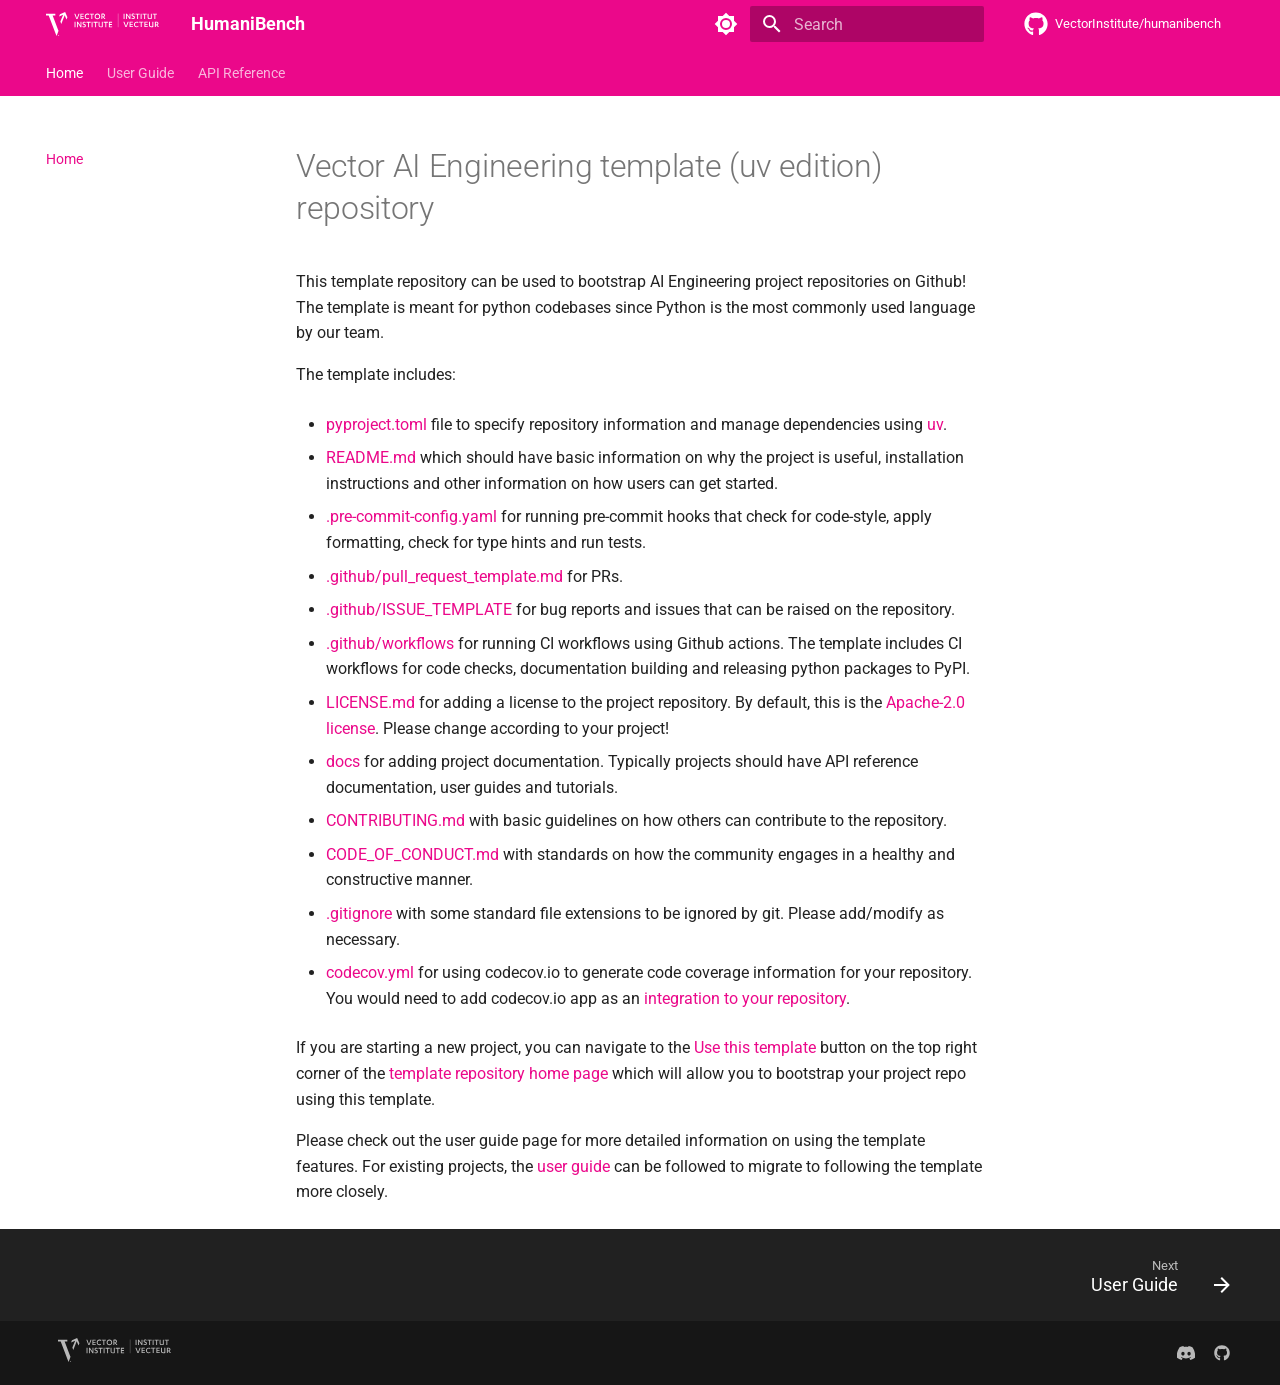
<file: index.html>
<!doctype html>
<html lang="en" class="no-js">
  <head>
    
      <meta charset="utf-8">
      <meta name="viewport" content="width=device-width,initial-scale=1">
      
      
      
      
      
        <link rel="next" href="user_guide/">
      
      
        
      
      
      <link rel="icon" href="assets/favicon-48x48.svg">
      <meta name="generator" content="mkdocs-1.6.1, mkdocs-material-9.7.6">
    
    
      
        <title>HumaniBench</title>
      
    
    
      <link rel="stylesheet" href="assets/stylesheets/main.484c7ddc.min.css">
      
        
        <link rel="stylesheet" href="assets/stylesheets/palette.ab4e12ef.min.css">
      
      


    
    
      
    
    
      
        
        
        <link rel="preconnect" href="https://fonts.gstatic.com" crossorigin>
        <link rel="stylesheet" href="https://fonts.googleapis.com/css?family=Roboto:300,300i,400,400i,700,700i%7CRoboto+Mono:400,400i,700,700i&display=fallback">
        <style>:root{--md-text-font:"Roboto";--md-code-font:"Roboto Mono"}</style>
      
    
    
      <link rel="stylesheet" href="assets/_mkdocstrings.css">
    
      <link rel="stylesheet" href="stylesheets/extra.css">
    
    <script>__md_scope=new URL(".",location),__md_hash=e=>[...e].reduce(((e,_)=>(e<<5)-e+_.charCodeAt(0)),0),__md_get=(e,_=localStorage,t=__md_scope)=>JSON.parse(_.getItem(t.pathname+"."+e)),__md_set=(e,_,t=localStorage,a=__md_scope)=>{try{t.setItem(a.pathname+"."+e,JSON.stringify(_))}catch(e){}}</script>
    
      

    
    
  </head>
  
  
    
    
      
    
    
    
    
    <body dir="ltr" data-md-color-scheme="default" data-md-color-primary="vector" data-md-color-accent="vector-teal">
  
    
    <input class="md-toggle" data-md-toggle="drawer" type="checkbox" id="__drawer" autocomplete="off">
    <input class="md-toggle" data-md-toggle="search" type="checkbox" id="__search" autocomplete="off">
    <label class="md-overlay" for="__drawer"></label>
    <div data-md-component="skip">
      
        
        <a href="#vector-ai-engineering-template-uv-edition-repository" class="md-skip">
          Skip to content
        </a>
      
    </div>
    <div data-md-component="announce">
      
    </div>
    
    
      

<header class="md-header" data-md-component="header">
  <nav class="md-header__inner md-grid" aria-label="Header">
    <a href="." title="HumaniBench" class="md-header__button md-logo" aria-label="HumaniBench" data-md-component="logo">
      
<img src="assets/vector-logo.svg" alt="logo">

    </a>
    <label class="md-header__button md-icon" for="__drawer">
      
      <svg xmlns="http://www.w3.org/2000/svg" viewBox="0 0 24 24"><path d="M3 6h18v2H3zm0 5h18v2H3zm0 5h18v2H3z"/></svg>
    </label>
    <div class="md-header__title" data-md-component="header-title">
      <div class="md-header__ellipsis">
        <div class="md-header__topic">
          <span class="md-ellipsis">
            HumaniBench
          </span>
        </div>
        <div class="md-header__topic" data-md-component="header-topic">
          <span class="md-ellipsis">
            
              Home
            
          </span>
        </div>
      </div>
    </div>
    
      
        <form class="md-header__option" data-md-component="palette">
  
    
    
    
    <input class="md-option" data-md-color-media="(prefers-color-scheme: light)" data-md-color-scheme="default" data-md-color-primary="vector" data-md-color-accent="vector-teal"  aria-label="Switch to dark mode"  type="radio" name="__palette" id="__palette_0">
    
      <label class="md-header__button md-icon" title="Switch to dark mode" for="__palette_1" hidden>
        <svg xmlns="http://www.w3.org/2000/svg" viewBox="0 0 24 24"><path d="M12 8a4 4 0 0 0-4 4 4 4 0 0 0 4 4 4 4 0 0 0 4-4 4 4 0 0 0-4-4m0 10a6 6 0 0 1-6-6 6 6 0 0 1 6-6 6 6 0 0 1 6 6 6 6 0 0 1-6 6m8-9.31V4h-4.69L12 .69 8.69 4H4v4.69L.69 12 4 15.31V20h4.69L12 23.31 15.31 20H20v-4.69L23.31 12z"/></svg>
      </label>
    
  
    
    
    
    <input class="md-option" data-md-color-media="(prefers-color-scheme: dark)" data-md-color-scheme="slate" data-md-color-primary="black" data-md-color-accent="vector-teal"  aria-label="Switch to light mode"  type="radio" name="__palette" id="__palette_1">
    
      <label class="md-header__button md-icon" title="Switch to light mode" for="__palette_0" hidden>
        <svg xmlns="http://www.w3.org/2000/svg" viewBox="0 0 24 24"><path d="M12 18c-.89 0-1.74-.2-2.5-.55C11.56 16.5 13 14.42 13 12s-1.44-4.5-3.5-5.45C10.26 6.2 11.11 6 12 6a6 6 0 0 1 6 6 6 6 0 0 1-6 6m8-9.31V4h-4.69L12 .69 8.69 4H4v4.69L.69 12 4 15.31V20h4.69L12 23.31 15.31 20H20v-4.69L23.31 12z"/></svg>
      </label>
    
  
</form>
      
    
    
      <script>var palette=__md_get("__palette");if(palette&&palette.color){if("(prefers-color-scheme)"===palette.color.media){var media=matchMedia("(prefers-color-scheme: light)"),input=document.querySelector(media.matches?"[data-md-color-media='(prefers-color-scheme: light)']":"[data-md-color-media='(prefers-color-scheme: dark)']");palette.color.media=input.getAttribute("data-md-color-media"),palette.color.scheme=input.getAttribute("data-md-color-scheme"),palette.color.primary=input.getAttribute("data-md-color-primary"),palette.color.accent=input.getAttribute("data-md-color-accent")}for(var[key,value]of Object.entries(palette.color))document.body.setAttribute("data-md-color-"+key,value)}</script>
    
    
    
      
      
        <label class="md-header__button md-icon" for="__search">
          
          <svg xmlns="http://www.w3.org/2000/svg" viewBox="0 0 24 24"><path d="M9.5 3A6.5 6.5 0 0 1 16 9.5c0 1.61-.59 3.09-1.56 4.23l.27.27h.79l5 5-1.5 1.5-5-5v-.79l-.27-.27A6.52 6.52 0 0 1 9.5 16 6.5 6.5 0 0 1 3 9.5 6.5 6.5 0 0 1 9.5 3m0 2C7 5 5 7 5 9.5S7 14 9.5 14 14 12 14 9.5 12 5 9.5 5"/></svg>
        </label>
        <div class="md-search" data-md-component="search" role="dialog">
  <label class="md-search__overlay" for="__search"></label>
  <div class="md-search__inner" role="search">
    <form class="md-search__form" name="search">
      <input type="text" class="md-search__input" name="query" aria-label="Search" placeholder="Search" autocapitalize="off" autocorrect="off" autocomplete="off" spellcheck="false" data-md-component="search-query" required>
      <label class="md-search__icon md-icon" for="__search">
        
        <svg xmlns="http://www.w3.org/2000/svg" viewBox="0 0 24 24"><path d="M9.5 3A6.5 6.5 0 0 1 16 9.5c0 1.61-.59 3.09-1.56 4.23l.27.27h.79l5 5-1.5 1.5-5-5v-.79l-.27-.27A6.52 6.52 0 0 1 9.5 16 6.5 6.5 0 0 1 3 9.5 6.5 6.5 0 0 1 9.5 3m0 2C7 5 5 7 5 9.5S7 14 9.5 14 14 12 14 9.5 12 5 9.5 5"/></svg>
        
        <svg xmlns="http://www.w3.org/2000/svg" viewBox="0 0 24 24"><path d="M20 11v2H8l5.5 5.5-1.42 1.42L4.16 12l7.92-7.92L13.5 5.5 8 11z"/></svg>
      </label>
      <nav class="md-search__options" aria-label="Search">
        
        <button type="reset" class="md-search__icon md-icon" title="Clear" aria-label="Clear" tabindex="-1">
          
          <svg xmlns="http://www.w3.org/2000/svg" viewBox="0 0 24 24"><path d="M19 6.41 17.59 5 12 10.59 6.41 5 5 6.41 10.59 12 5 17.59 6.41 19 12 13.41 17.59 19 19 17.59 13.41 12z"/></svg>
        </button>
      </nav>
      
        <div class="md-search__suggest" data-md-component="search-suggest"></div>
      
    </form>
    <div class="md-search__output">
      <div class="md-search__scrollwrap" tabindex="0" data-md-scrollfix>
        <div class="md-search-result" data-md-component="search-result">
          <div class="md-search-result__meta">
            Initializing search
          </div>
          <ol class="md-search-result__list" role="presentation"></ol>
        </div>
      </div>
    </div>
  </div>
</div>
      
    
    
      <div class="md-header__source">
        <a href="https://github.com/VectorInstitute/humanibench" title="Go to repository" class="md-source" data-md-component="source">
  <div class="md-source__icon md-icon">
    
    <svg xmlns="http://www.w3.org/2000/svg" viewBox="0 0 512 512"><!--! Font Awesome Free 7.1.0 by @fontawesome - https://fontawesome.com License - https://fontawesome.com/license/free (Icons: CC BY 4.0, Fonts: SIL OFL 1.1, Code: MIT License) Copyright 2025 Fonticons, Inc.--><path d="M173.9 397.4c0 2-2.3 3.6-5.2 3.6-3.3.3-5.6-1.3-5.6-3.6 0-2 2.3-3.6 5.2-3.6 3-.3 5.6 1.3 5.6 3.6m-31.1-4.5c-.7 2 1.3 4.3 4.3 4.9 2.6 1 5.6 0 6.2-2s-1.3-4.3-4.3-5.2c-2.6-.7-5.5.3-6.2 2.3m44.2-1.7c-2.9.7-4.9 2.6-4.6 4.9.3 2 2.9 3.3 5.9 2.6 2.9-.7 4.9-2.6 4.6-4.6-.3-1.9-3-3.2-5.9-2.9M252.8 8C114.1 8 8 113.3 8 252c0 110.9 69.8 205.8 169.5 239.2 12.8 2.3 17.3-5.6 17.3-12.1 0-6.2-.3-40.4-.3-61.4 0 0-70 15-84.7-29.8 0 0-11.4-29.1-27.8-36.6 0 0-22.9-15.7 1.6-15.4 0 0 24.9 2 38.6 25.8 21.9 38.6 58.6 27.5 72.9 20.9 2.3-16 8.8-27.1 16-33.7-55.9-6.2-112.3-14.3-112.3-110.5 0-27.5 7.6-41.3 23.6-58.9-2.6-6.5-11.1-33.3 2.6-67.9 20.9-6.5 69 27 69 27 20-5.6 41.5-8.5 62.8-8.5s42.8 2.9 62.8 8.5c0 0 48.1-33.6 69-27 13.7 34.7 5.2 61.4 2.6 67.9 16 17.7 25.8 31.5 25.8 58.9 0 96.5-58.9 104.2-114.8 110.5 9.2 7.9 17 22.9 17 46.4 0 33.7-.3 75.4-.3 83.6 0 6.5 4.6 14.4 17.3 12.1C436.2 457.8 504 362.9 504 252 504 113.3 391.5 8 252.8 8M105.2 352.9c-1.3 1-1 3.3.7 5.2 1.6 1.6 3.9 2.3 5.2 1 1.3-1 1-3.3-.7-5.2-1.6-1.6-3.9-2.3-5.2-1m-10.8-8.1c-.7 1.3.3 2.9 2.3 3.9 1.6 1 3.6.7 4.3-.7.7-1.3-.3-2.9-2.3-3.9-2-.6-3.6-.3-4.3.7m32.4 35.6c-1.6 1.3-1 4.3 1.3 6.2 2.3 2.3 5.2 2.6 6.5 1 1.3-1.3.7-4.3-1.3-6.2-2.2-2.3-5.2-2.6-6.5-1m-11.4-14.7c-1.6 1-1.6 3.6 0 5.9s4.3 3.3 5.6 2.3c1.6-1.3 1.6-3.9 0-6.2-1.4-2.3-4-3.3-5.6-2"/></svg>
  </div>
  <div class="md-source__repository">
    VectorInstitute/humanibench
  </div>
</a>
      </div>
    
  </nav>
  
</header>
    
    <div class="md-container" data-md-component="container">
      
      
        
          
            
<nav class="md-tabs" aria-label="Tabs" data-md-component="tabs">
  <div class="md-grid">
    <ul class="md-tabs__list">
      
        
  
  
  
    
  
  
    <li class="md-tabs__item md-tabs__item--active">
      <a href="." class="md-tabs__link">
        
  
  
    
  
  Home

      </a>
    </li>
  

      
        
  
  
  
  
    <li class="md-tabs__item">
      <a href="user_guide/" class="md-tabs__link">
        
  
  
    
  
  User Guide

      </a>
    </li>
  

      
        
  
  
  
  
    <li class="md-tabs__item">
      <a href="api/" class="md-tabs__link">
        
  
  
    
  
  API Reference

      </a>
    </li>
  

      
    </ul>
  </div>
</nav>
          
        
      
      <main class="md-main" data-md-component="main">
        <div class="md-main__inner md-grid">
          
            
              
              <div class="md-sidebar md-sidebar--primary" data-md-component="sidebar" data-md-type="navigation" >
                <div class="md-sidebar__scrollwrap">
                  <div class="md-sidebar__inner">
                    


  


<nav class="md-nav md-nav--primary md-nav--lifted" aria-label="Navigation" data-md-level="0">
  <label class="md-nav__title" for="__drawer">
    <a href="." title="HumaniBench" class="md-nav__button md-logo" aria-label="HumaniBench" data-md-component="logo">
      
<img src="assets/vector-logo.svg" alt="logo">

    </a>
    HumaniBench
  </label>
  
    <div class="md-nav__source">
      <a href="https://github.com/VectorInstitute/humanibench" title="Go to repository" class="md-source" data-md-component="source">
  <div class="md-source__icon md-icon">
    
    <svg xmlns="http://www.w3.org/2000/svg" viewBox="0 0 512 512"><!--! Font Awesome Free 7.1.0 by @fontawesome - https://fontawesome.com License - https://fontawesome.com/license/free (Icons: CC BY 4.0, Fonts: SIL OFL 1.1, Code: MIT License) Copyright 2025 Fonticons, Inc.--><path d="M173.9 397.4c0 2-2.3 3.6-5.2 3.6-3.3.3-5.6-1.3-5.6-3.6 0-2 2.3-3.6 5.2-3.6 3-.3 5.6 1.3 5.6 3.6m-31.1-4.5c-.7 2 1.3 4.3 4.3 4.9 2.6 1 5.6 0 6.2-2s-1.3-4.3-4.3-5.2c-2.6-.7-5.5.3-6.2 2.3m44.2-1.7c-2.9.7-4.9 2.6-4.6 4.9.3 2 2.9 3.3 5.9 2.6 2.9-.7 4.9-2.6 4.6-4.6-.3-1.9-3-3.2-5.9-2.9M252.8 8C114.1 8 8 113.3 8 252c0 110.9 69.8 205.8 169.5 239.2 12.8 2.3 17.3-5.6 17.3-12.1 0-6.2-.3-40.4-.3-61.4 0 0-70 15-84.7-29.8 0 0-11.4-29.1-27.8-36.6 0 0-22.9-15.7 1.6-15.4 0 0 24.9 2 38.6 25.8 21.9 38.6 58.6 27.5 72.9 20.9 2.3-16 8.8-27.1 16-33.7-55.9-6.2-112.3-14.3-112.3-110.5 0-27.5 7.6-41.3 23.6-58.9-2.6-6.5-11.1-33.3 2.6-67.9 20.9-6.5 69 27 69 27 20-5.6 41.5-8.5 62.8-8.5s42.8 2.9 62.8 8.5c0 0 48.1-33.6 69-27 13.7 34.7 5.2 61.4 2.6 67.9 16 17.7 25.8 31.5 25.8 58.9 0 96.5-58.9 104.2-114.8 110.5 9.2 7.9 17 22.9 17 46.4 0 33.7-.3 75.4-.3 83.6 0 6.5 4.6 14.4 17.3 12.1C436.2 457.8 504 362.9 504 252 504 113.3 391.5 8 252.8 8M105.2 352.9c-1.3 1-1 3.3.7 5.2 1.6 1.6 3.9 2.3 5.2 1 1.3-1 1-3.3-.7-5.2-1.6-1.6-3.9-2.3-5.2-1m-10.8-8.1c-.7 1.3.3 2.9 2.3 3.9 1.6 1 3.6.7 4.3-.7.7-1.3-.3-2.9-2.3-3.9-2-.6-3.6-.3-4.3.7m32.4 35.6c-1.6 1.3-1 4.3 1.3 6.2 2.3 2.3 5.2 2.6 6.5 1 1.3-1.3.7-4.3-1.3-6.2-2.2-2.3-5.2-2.6-6.5-1m-11.4-14.7c-1.6 1-1.6 3.6 0 5.9s4.3 3.3 5.6 2.3c1.6-1.3 1.6-3.9 0-6.2-1.4-2.3-4-3.3-5.6-2"/></svg>
  </div>
  <div class="md-source__repository">
    VectorInstitute/humanibench
  </div>
</a>
    </div>
  
  <ul class="md-nav__list" data-md-scrollfix>
    
      
      
  
  
    
  
  
  
    <li class="md-nav__item md-nav__item--active">
      
      <input class="md-nav__toggle md-toggle" type="checkbox" id="__toc">
      
      
        
      
      
      <a href="." class="md-nav__link md-nav__link--active">
        
  
  
  <span class="md-ellipsis">
    
  
    Home
  

    
  </span>
  
  

      </a>
      
    </li>
  

    
      
      
  
  
  
  
    <li class="md-nav__item">
      <a href="user_guide/" class="md-nav__link">
        
  
  
  <span class="md-ellipsis">
    
  
    User Guide
  

    
  </span>
  
  

      </a>
    </li>
  

    
      
      
  
  
  
  
    <li class="md-nav__item">
      <a href="api/" class="md-nav__link">
        
  
  
  <span class="md-ellipsis">
    
  
    API Reference
  

    
  </span>
  
  

      </a>
    </li>
  

    
  </ul>
</nav>
                  </div>
                </div>
              </div>
            
            
              
              <div class="md-sidebar md-sidebar--secondary" data-md-component="sidebar" data-md-type="toc" >
                <div class="md-sidebar__scrollwrap">
                  <div class="md-sidebar__inner">
                    

<nav class="md-nav md-nav--secondary" aria-label="Table of contents">
  
  
  
    
  
  
</nav>
                  </div>
                </div>
              </div>
            
          
          
            <div class="md-content" data-md-component="content">
              
              <article class="md-content__inner md-typeset">
                
                  


  
  


<h1 id="vector-ai-engineering-template-uv-edition-repository">Vector AI Engineering template (uv edition) repository<a class="headerlink" href="#vector-ai-engineering-template-uv-edition-repository" title="Permanent link">&para;</a></h1>
<p>This template repository can be used to bootstrap AI Engineering project repositories
on Github! The template is meant for python codebases since Python is the most commonly
used language by our team.</p>
<p>The template includes:</p>
<ul>
<li>
<p><a href="https://pip.pypa.io/en/stable/reference/build-system/pyproject-toml/">pyproject.toml</a>
file to specify repository information and manage dependencies using
<a href="https://docs.astral.sh/uv/">uv</a>.</p>
</li>
<li>
<p><a href="https://docs.github.com/en/repositories/managing-your-repositorys-settings-and-features/customizing-your-repository/about-readmes">README.md</a> which should have basic information on why the project is
useful, installation instructions and other information on how users can get started.</p>
</li>
<li>
<p><a href="https://pre-commit.com/">.pre-commit-config.yaml</a> for running pre-commit hooks that
check for code-style, apply formatting, check for type hints and run tests.</p>
</li>
<li>
<p><a href="https://docs.github.com/en/communities/using-templates-to-encourage-useful-issues-and-pull-requests/creating-a-pull-request-template-for-your-repository">.github/pull_request_template.md</a> for PRs.</p>
</li>
<li>
<p><a href="https://docs.github.com/en/communities/using-templates-to-encourage-useful-issues-and-pull-requests/configuring-issue-templates-for-your-repository">.github/ISSUE_TEMPLATE</a> for bug reports and issues that can be raised on the repository.</p>
</li>
<li>
<p><a href="https://docs.github.com/en/actions/using-workflows">.github/workflows</a> for running CI
workflows using Github actions. The template includes CI workflows for code checks,
documentation building and releasing python packages to PyPI.</p>
</li>
<li>
<p><a href="https://docs.github.com/en/repositories/managing-your-repositorys-settings-and-features/customizing-your-repository/licensing-a-repository">LICENSE.md</a> for adding a license to the project repository.
By default, this is the <a href="http://www.apache.org/licenses/">Apache-2.0 license</a>. Please
change according to your project!</p>
</li>
<li>
<p><a href="https://squidfunk.github.io/mkdocs-material/">docs</a> for adding project documentation. Typically
projects should have API reference documentation, user guides and tutorials.</p>
</li>
<li>
<p><a href="https://docs.github.com/en/communities/setting-up-your-project-for-healthy-contributions/setting-guidelines-for-repository-contributors">CONTRIBUTING.md</a> with basic guidelines on how others can
contribute to the repository.</p>
</li>
<li>
<p><a href="https://docs.github.com/en/communities/setting-up-your-project-for-healthy-contributions/adding-a-code-of-conduct-to-your-project">CODE_OF_CONDUCT.md</a> with standards on how the community engages in
a healthy and constructive manner.</p>
</li>
<li>
<p><a href="https://docs.github.com/en/get-started/getting-started-with-git/ignoring-files">.gitignore</a>
with some standard file extensions to be ignored by git. Please add/modify as necessary.</p>
</li>
<li>
<p><a href="https://docs.codecov.com/docs/codecov-yaml">codecov.yml</a> for using codecov.io to
generate code coverage information for your repository. You would need to add codecov.io
app as an <a href="https://docs.codecov.com/docs/how-to-create-a-github-app-for-codecov-enterprise">integration to your repository</a>.</p>
</li>
</ul>
<p>If you are starting a new project, you can navigate to the <a href="https://docs.github.com/en/repositories/creating-and-managing-repositories/creating-a-repository-from-a-template">Use this template</a> button
on the top right corner of the <a href="https://github.com/VectorInstitute/aieng-template">template repository home page</a>
which will allow you to bootstrap your project repo using this template.</p>
<p>Please check out the user guide page for more detailed information on using the
template features. For existing projects, the <a href="user_guide/">user guide</a>
can be followed to migrate to following the template more closely.</p>












                
              </article>
            </div>
          
          
<script>var target=document.getElementById(location.hash.slice(1));target&&target.name&&(target.checked=target.name.startsWith("__tabbed_"))</script>
        </div>
        
          <button type="button" class="md-top md-icon" data-md-component="top" hidden>
  
  <svg xmlns="http://www.w3.org/2000/svg" viewBox="0 0 24 24"><path d="M13 20h-2V8l-5.5 5.5-1.42-1.42L12 4.16l7.92 7.92-1.42 1.42L13 8z"/></svg>
  Back to top
</button>
        
      </main>
      
        <footer class="md-footer">
  
    
      
      <nav class="md-footer__inner md-grid" aria-label="Footer" >
        
        
          
          <a href="user_guide/" class="md-footer__link md-footer__link--next" aria-label="Next: User Guide">
            <div class="md-footer__title">
              <span class="md-footer__direction">
                Next
              </span>
              <div class="md-ellipsis">
                User Guide
              </div>
            </div>
            <div class="md-footer__button md-icon">
              
              <svg xmlns="http://www.w3.org/2000/svg" viewBox="0 0 24 24"><path d="M4 11v2h12l-5.5 5.5 1.42 1.42L19.84 12l-7.92-7.92L10.5 5.5 16 11z"/></svg>
            </div>
          </a>
        
      </nav>
    
  
  <div class="md-footer-meta md-typeset">
    <div class="md-footer-meta__inner md-grid">
      <div class="md-copyright">
  <div class="md-footer-vector">
    <a href="https://vectorinstitute.ai" target="_blank" rel="noopener">
      <img
        src="assets/vector-logo.svg"
        alt="Vector Institute Logo"
        height="24"
      />
    </a>
  </div>
   
</div>
      
        
<div class="md-social">
  
    
    
    
    
    <a href="404.html" target="_blank" rel="noopener" title="" class="md-social__link">
      <svg xmlns="http://www.w3.org/2000/svg" viewBox="0 0 576 512"><!--! Font Awesome Free 7.1.0 by @fontawesome - https://fontawesome.com License - https://fontawesome.com/license/free (Icons: CC BY 4.0, Fonts: SIL OFL 1.1, Code: MIT License) Copyright 2025 Fonticons, Inc.--><path d="M492.5 69.8c-.2-.3-.4-.6-.8-.7-38.1-17.5-78.4-30-119.7-37.1-.4-.1-.8 0-1.1.1s-.6.4-.8.8c-5.5 9.9-10.5 20.2-14.9 30.6-44.6-6.8-89.9-6.8-134.4 0-4.5-10.5-9.5-20.7-15.1-30.6-.2-.3-.5-.6-.8-.8s-.7-.2-1.1-.2C162.5 39 122.2 51.5 84.1 69c-.3.1-.6.4-.8.7C7.1 183.5-13.8 294.6-3.6 404.2c0 .3.1.5.2.8s.3.4.5.6c44.4 32.9 94 58 146.8 74.2.4.1.8.1 1.1 0s.7-.4.9-.7c11.3-15.4 21.4-31.8 30-48.8.1-.2.2-.5.2-.8s0-.5-.1-.8-.2-.5-.4-.6-.4-.3-.7-.4c-15.8-6.1-31.2-13.4-45.9-21.9-.3-.2-.5-.4-.7-.6s-.3-.6-.3-.9 0-.6.2-.9.3-.5.6-.7c3.1-2.3 6.2-4.7 9.1-7.1.3-.2.6-.4.9-.4s.7 0 1 .1c96.2 43.9 200.4 43.9 295.5 0 .3-.1.7-.2 1-.2s.7.2.9.4c2.9 2.4 6 4.9 9.1 7.2.2.2.4.4.6.7s.2.6.2.9-.1.6-.3.9-.4.5-.6.6c-14.7 8.6-30 15.9-45.9 21.8-.2.1-.5.2-.7.4s-.3.4-.4.7-.1.5-.1.8.1.5.2.8c8.8 17 18.8 33.3 30 48.8.2.3.6.6.9.7s.8.1 1.1 0c52.9-16.2 102.6-41.3 147.1-74.2.2-.2.4-.4.5-.6s.2-.5.2-.8c12.3-126.8-20.5-236.9-86.9-334.5zm-302 267.7c-29 0-52.8-26.6-52.8-59.2s23.4-59.2 52.8-59.2c29.7 0 53.3 26.8 52.8 59.2 0 32.7-23.4 59.2-52.8 59.2m195.4 0c-29 0-52.8-26.6-52.8-59.2s23.4-59.2 52.8-59.2c29.7 0 53.3 26.8 52.8 59.2 0 32.7-23.2 59.2-52.8 59.2"/></svg>
    </a>
  
    
    
    
    
      
      
    
    <a href="https://github.com/VectorInstitute/humanibench" target="_blank" rel="noopener" title="github.com" class="md-social__link">
      <svg xmlns="http://www.w3.org/2000/svg" viewBox="0 0 512 512"><!--! Font Awesome Free 7.1.0 by @fontawesome - https://fontawesome.com License - https://fontawesome.com/license/free (Icons: CC BY 4.0, Fonts: SIL OFL 1.1, Code: MIT License) Copyright 2025 Fonticons, Inc.--><path d="M173.9 397.4c0 2-2.3 3.6-5.2 3.6-3.3.3-5.6-1.3-5.6-3.6 0-2 2.3-3.6 5.2-3.6 3-.3 5.6 1.3 5.6 3.6m-31.1-4.5c-.7 2 1.3 4.3 4.3 4.9 2.6 1 5.6 0 6.2-2s-1.3-4.3-4.3-5.2c-2.6-.7-5.5.3-6.2 2.3m44.2-1.7c-2.9.7-4.9 2.6-4.6 4.9.3 2 2.9 3.3 5.9 2.6 2.9-.7 4.9-2.6 4.6-4.6-.3-1.9-3-3.2-5.9-2.9M252.8 8C114.1 8 8 113.3 8 252c0 110.9 69.8 205.8 169.5 239.2 12.8 2.3 17.3-5.6 17.3-12.1 0-6.2-.3-40.4-.3-61.4 0 0-70 15-84.7-29.8 0 0-11.4-29.1-27.8-36.6 0 0-22.9-15.7 1.6-15.4 0 0 24.9 2 38.6 25.8 21.9 38.6 58.6 27.5 72.9 20.9 2.3-16 8.8-27.1 16-33.7-55.9-6.2-112.3-14.3-112.3-110.5 0-27.5 7.6-41.3 23.6-58.9-2.6-6.5-11.1-33.3 2.6-67.9 20.9-6.5 69 27 69 27 20-5.6 41.5-8.5 62.8-8.5s42.8 2.9 62.8 8.5c0 0 48.1-33.6 69-27 13.7 34.7 5.2 61.4 2.6 67.9 16 17.7 25.8 31.5 25.8 58.9 0 96.5-58.9 104.2-114.8 110.5 9.2 7.9 17 22.9 17 46.4 0 33.7-.3 75.4-.3 83.6 0 6.5 4.6 14.4 17.3 12.1C436.2 457.8 504 362.9 504 252 504 113.3 391.5 8 252.8 8M105.2 352.9c-1.3 1-1 3.3.7 5.2 1.6 1.6 3.9 2.3 5.2 1 1.3-1 1-3.3-.7-5.2-1.6-1.6-3.9-2.3-5.2-1m-10.8-8.1c-.7 1.3.3 2.9 2.3 3.9 1.6 1 3.6.7 4.3-.7.7-1.3-.3-2.9-2.3-3.9-2-.6-3.6-.3-4.3.7m32.4 35.6c-1.6 1.3-1 4.3 1.3 6.2 2.3 2.3 5.2 2.6 6.5 1 1.3-1.3.7-4.3-1.3-6.2-2.2-2.3-5.2-2.6-6.5-1m-11.4-14.7c-1.6 1-1.6 3.6 0 5.9s4.3 3.3 5.6 2.3c1.6-1.3 1.6-3.9 0-6.2-1.4-2.3-4-3.3-5.6-2"/></svg>
    </a>
  
</div>
      
    </div>
  </div>
</footer>
      
    </div>
    <div class="md-dialog" data-md-component="dialog">
      <div class="md-dialog__inner md-typeset"></div>
    </div>
    
    
    
      
      
      <script id="__config" type="application/json">{"annotate": null, "base": ".", "features": ["content.code.annotate", "content.code.copy", "navigation.footer", "navigation.indexes", "navigation.instant", "navigation.tabs", "navigation.top", "search.suggest", "search.highlight", "toc.follow"], "search": "assets/javascripts/workers/search.2c215733.min.js", "tags": null, "translations": {"clipboard.copied": "Copied to clipboard", "clipboard.copy": "Copy to clipboard", "search.result.more.one": "1 more on this page", "search.result.more.other": "# more on this page", "search.result.none": "No matching documents", "search.result.one": "1 matching document", "search.result.other": "# matching documents", "search.result.placeholder": "Type to start searching", "search.result.term.missing": "Missing", "select.version": "Select version"}, "version": null}</script>
    
    
      <script src="assets/javascripts/bundle.79ae519e.min.js"></script>
      
    
  </body>
</html>
</file>
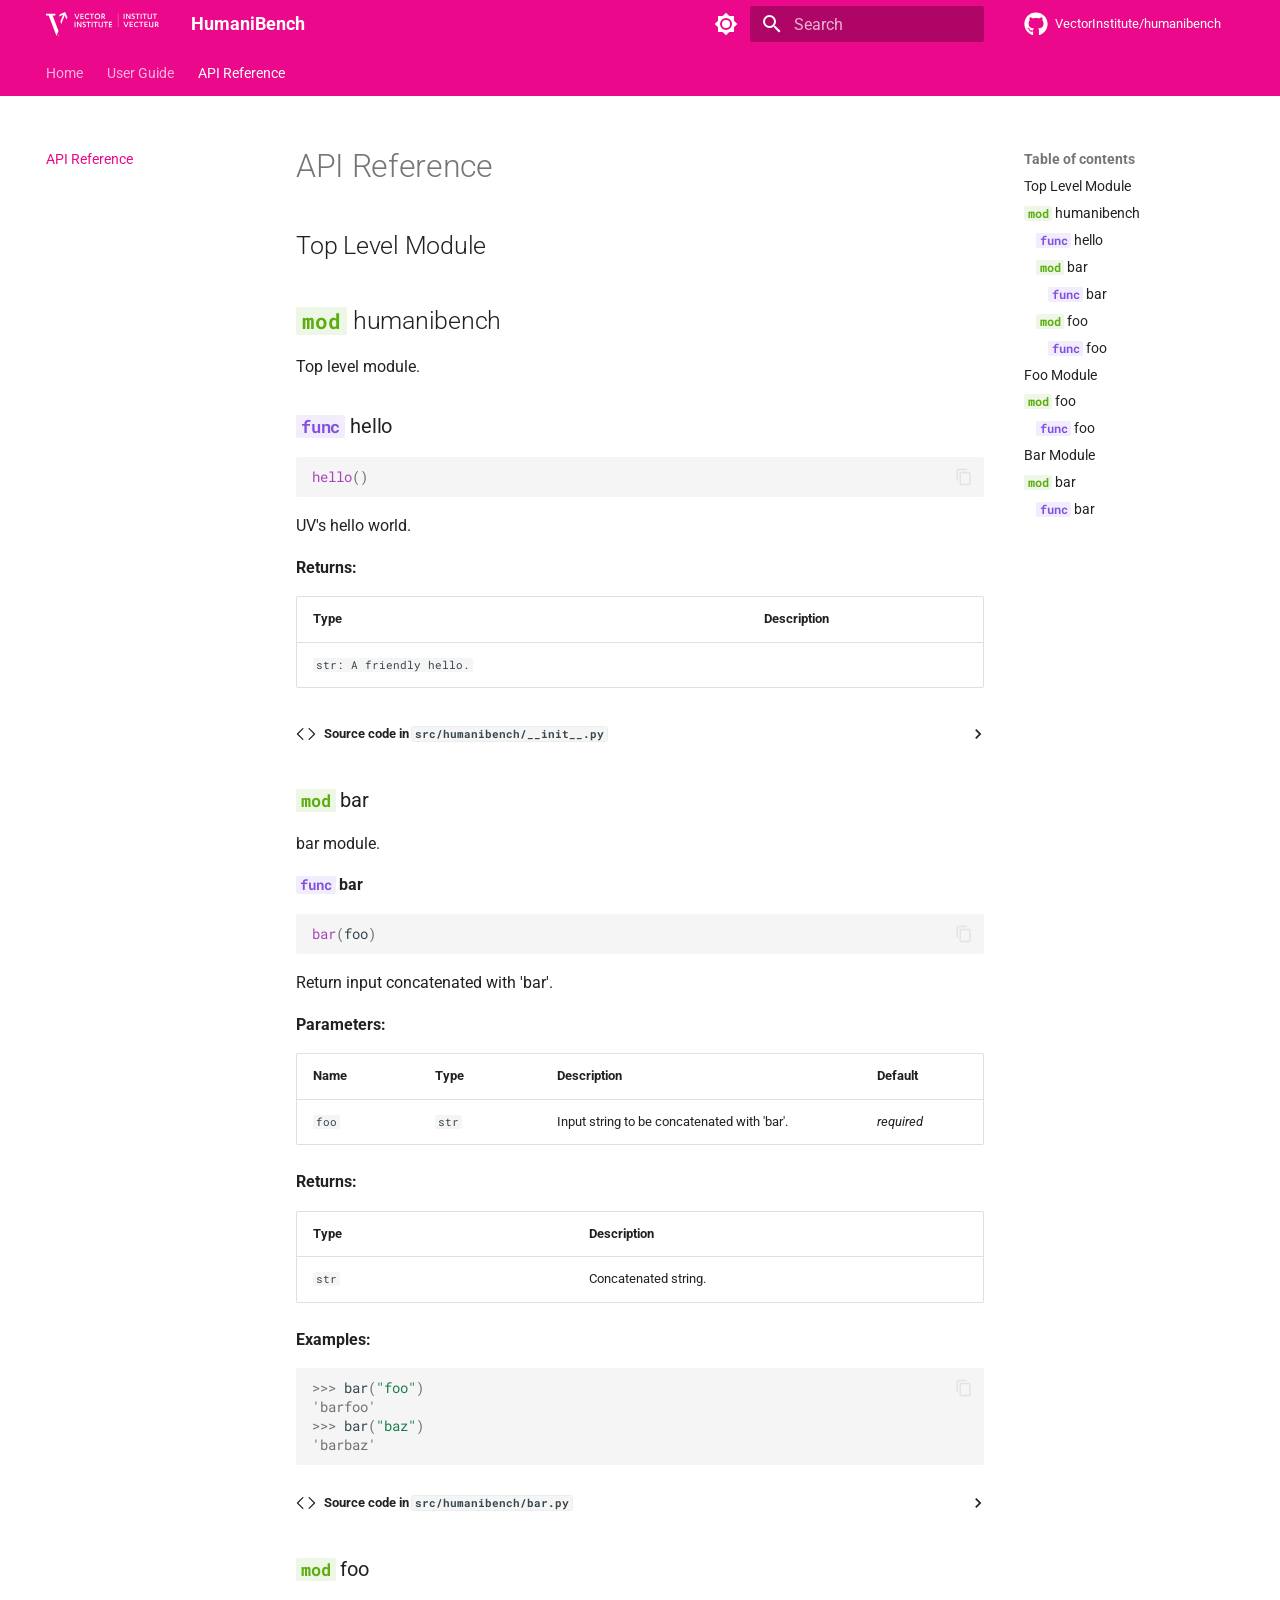
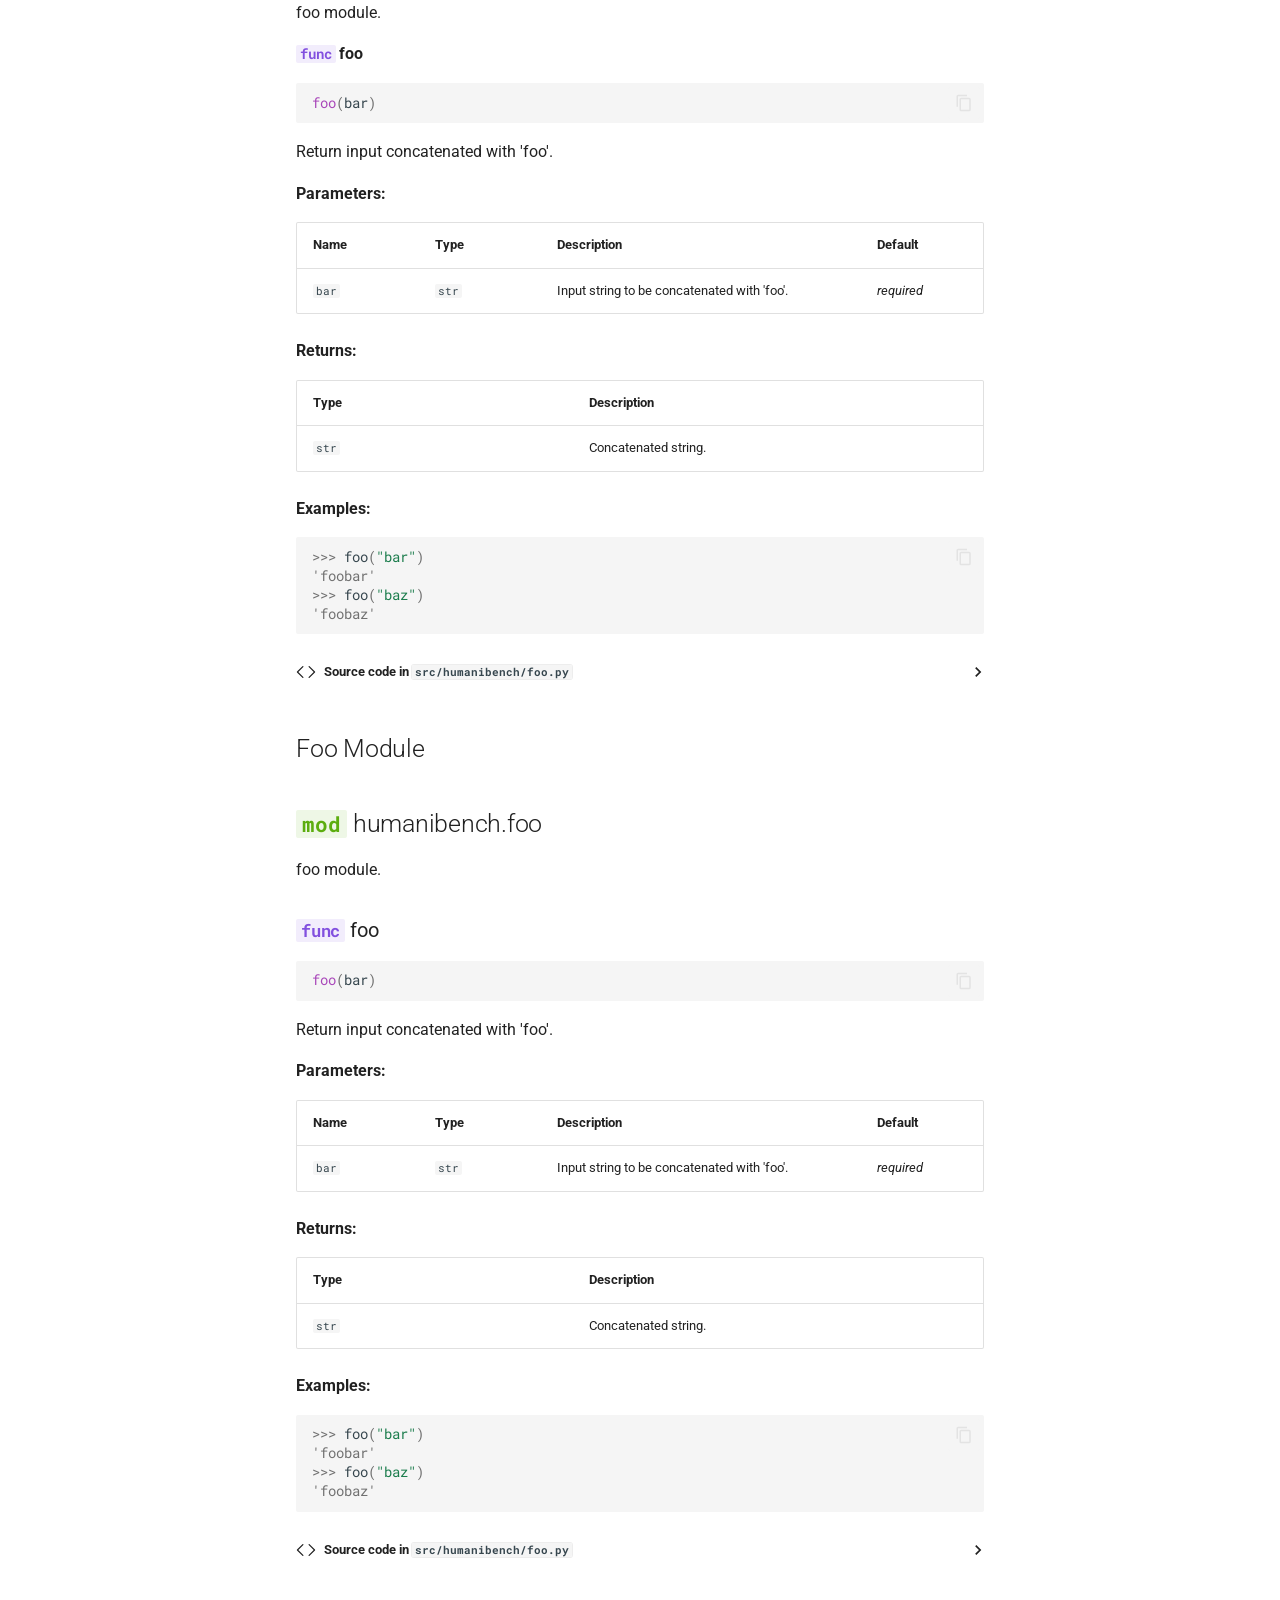
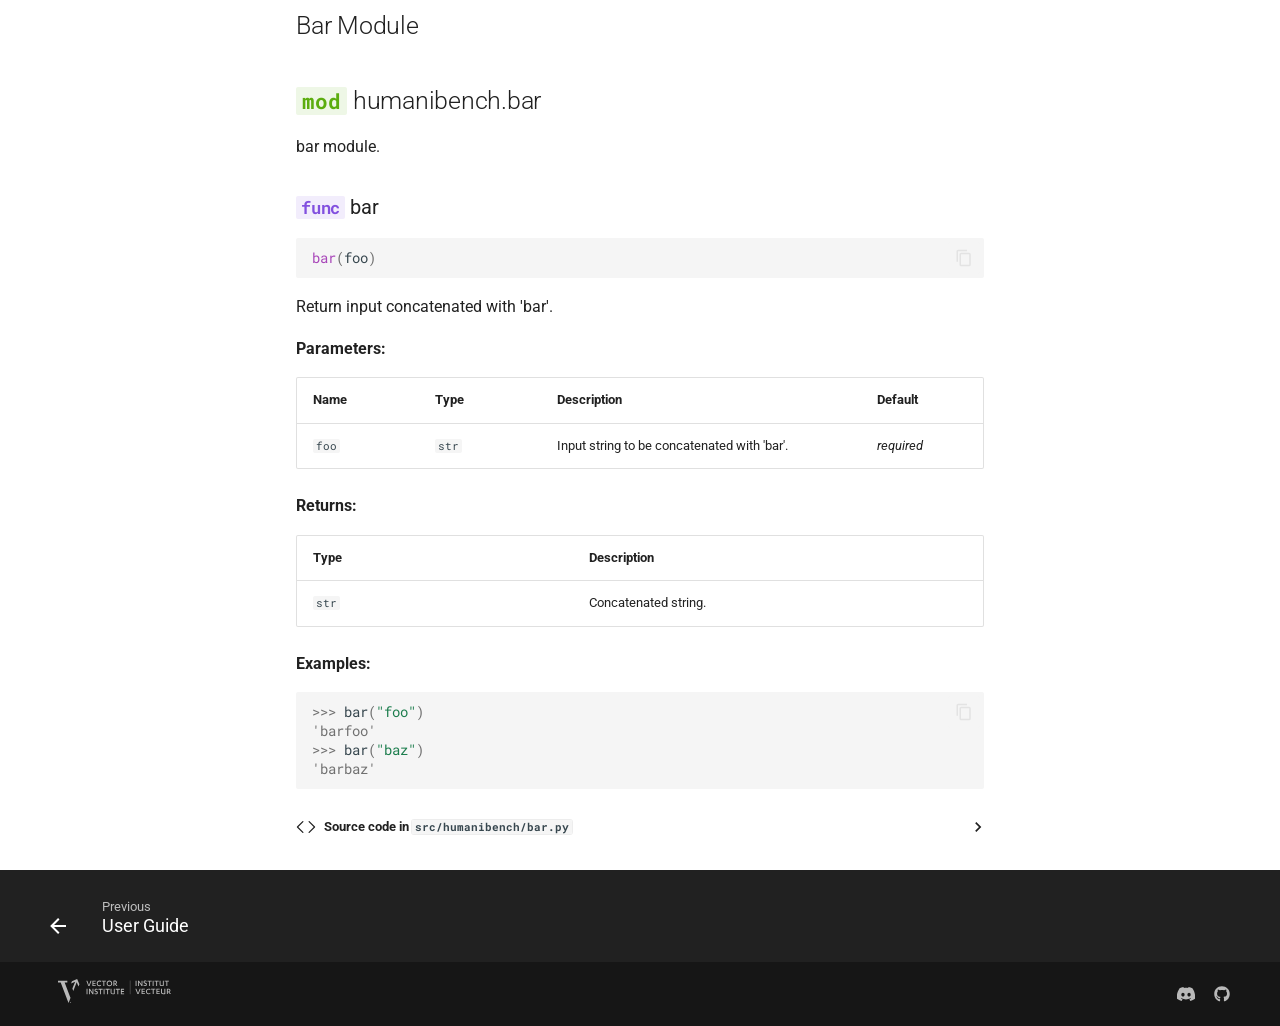
<file: api/index.html>
<!doctype html>
<html lang="en" class="no-js">
  <head>
    
      <meta charset="utf-8">
      <meta name="viewport" content="width=device-width,initial-scale=1">
      
      
      
      
        <link rel="prev" href="../user_guide/">
      
      
      
        
      
      
      <link rel="icon" href="../assets/favicon-48x48.svg">
      <meta name="generator" content="mkdocs-1.6.1, mkdocs-material-9.7.6">
    
    
      
        <title>API Reference - HumaniBench</title>
      
    
    
      <link rel="stylesheet" href="../assets/stylesheets/main.484c7ddc.min.css">
      
        
        <link rel="stylesheet" href="../assets/stylesheets/palette.ab4e12ef.min.css">
      
      


    
    
      
    
    
      
        
        
        <link rel="preconnect" href="https://fonts.gstatic.com" crossorigin>
        <link rel="stylesheet" href="https://fonts.googleapis.com/css?family=Roboto:300,300i,400,400i,700,700i%7CRoboto+Mono:400,400i,700,700i&display=fallback">
        <style>:root{--md-text-font:"Roboto";--md-code-font:"Roboto Mono"}</style>
      
    
    
      <link rel="stylesheet" href="../assets/_mkdocstrings.css">
    
      <link rel="stylesheet" href="../stylesheets/extra.css">
    
    <script>__md_scope=new URL("..",location),__md_hash=e=>[...e].reduce(((e,_)=>(e<<5)-e+_.charCodeAt(0)),0),__md_get=(e,_=localStorage,t=__md_scope)=>JSON.parse(_.getItem(t.pathname+"."+e)),__md_set=(e,_,t=localStorage,a=__md_scope)=>{try{t.setItem(a.pathname+"."+e,JSON.stringify(_))}catch(e){}}</script>
    
      

    
    
  </head>
  
  
    
    
      
    
    
    
    
    <body dir="ltr" data-md-color-scheme="default" data-md-color-primary="vector" data-md-color-accent="vector-teal">
  
    
    <input class="md-toggle" data-md-toggle="drawer" type="checkbox" id="__drawer" autocomplete="off">
    <input class="md-toggle" data-md-toggle="search" type="checkbox" id="__search" autocomplete="off">
    <label class="md-overlay" for="__drawer"></label>
    <div data-md-component="skip">
      
        
        <a href="#api-reference" class="md-skip">
          Skip to content
        </a>
      
    </div>
    <div data-md-component="announce">
      
    </div>
    
    
      

<header class="md-header" data-md-component="header">
  <nav class="md-header__inner md-grid" aria-label="Header">
    <a href=".." title="HumaniBench" class="md-header__button md-logo" aria-label="HumaniBench" data-md-component="logo">
      
<img src="../assets/vector-logo.svg" alt="logo">

    </a>
    <label class="md-header__button md-icon" for="__drawer">
      
      <svg xmlns="http://www.w3.org/2000/svg" viewBox="0 0 24 24"><path d="M3 6h18v2H3zm0 5h18v2H3zm0 5h18v2H3z"/></svg>
    </label>
    <div class="md-header__title" data-md-component="header-title">
      <div class="md-header__ellipsis">
        <div class="md-header__topic">
          <span class="md-ellipsis">
            HumaniBench
          </span>
        </div>
        <div class="md-header__topic" data-md-component="header-topic">
          <span class="md-ellipsis">
            
              API Reference
            
          </span>
        </div>
      </div>
    </div>
    
      
        <form class="md-header__option" data-md-component="palette">
  
    
    
    
    <input class="md-option" data-md-color-media="(prefers-color-scheme: light)" data-md-color-scheme="default" data-md-color-primary="vector" data-md-color-accent="vector-teal"  aria-label="Switch to dark mode"  type="radio" name="__palette" id="__palette_0">
    
      <label class="md-header__button md-icon" title="Switch to dark mode" for="__palette_1" hidden>
        <svg xmlns="http://www.w3.org/2000/svg" viewBox="0 0 24 24"><path d="M12 8a4 4 0 0 0-4 4 4 4 0 0 0 4 4 4 4 0 0 0 4-4 4 4 0 0 0-4-4m0 10a6 6 0 0 1-6-6 6 6 0 0 1 6-6 6 6 0 0 1 6 6 6 6 0 0 1-6 6m8-9.31V4h-4.69L12 .69 8.69 4H4v4.69L.69 12 4 15.31V20h4.69L12 23.31 15.31 20H20v-4.69L23.31 12z"/></svg>
      </label>
    
  
    
    
    
    <input class="md-option" data-md-color-media="(prefers-color-scheme: dark)" data-md-color-scheme="slate" data-md-color-primary="black" data-md-color-accent="vector-teal"  aria-label="Switch to light mode"  type="radio" name="__palette" id="__palette_1">
    
      <label class="md-header__button md-icon" title="Switch to light mode" for="__palette_0" hidden>
        <svg xmlns="http://www.w3.org/2000/svg" viewBox="0 0 24 24"><path d="M12 18c-.89 0-1.74-.2-2.5-.55C11.56 16.5 13 14.42 13 12s-1.44-4.5-3.5-5.45C10.26 6.2 11.11 6 12 6a6 6 0 0 1 6 6 6 6 0 0 1-6 6m8-9.31V4h-4.69L12 .69 8.69 4H4v4.69L.69 12 4 15.31V20h4.69L12 23.31 15.31 20H20v-4.69L23.31 12z"/></svg>
      </label>
    
  
</form>
      
    
    
      <script>var palette=__md_get("__palette");if(palette&&palette.color){if("(prefers-color-scheme)"===palette.color.media){var media=matchMedia("(prefers-color-scheme: light)"),input=document.querySelector(media.matches?"[data-md-color-media='(prefers-color-scheme: light)']":"[data-md-color-media='(prefers-color-scheme: dark)']");palette.color.media=input.getAttribute("data-md-color-media"),palette.color.scheme=input.getAttribute("data-md-color-scheme"),palette.color.primary=input.getAttribute("data-md-color-primary"),palette.color.accent=input.getAttribute("data-md-color-accent")}for(var[key,value]of Object.entries(palette.color))document.body.setAttribute("data-md-color-"+key,value)}</script>
    
    
    
      
      
        <label class="md-header__button md-icon" for="__search">
          
          <svg xmlns="http://www.w3.org/2000/svg" viewBox="0 0 24 24"><path d="M9.5 3A6.5 6.5 0 0 1 16 9.5c0 1.61-.59 3.09-1.56 4.23l.27.27h.79l5 5-1.5 1.5-5-5v-.79l-.27-.27A6.52 6.52 0 0 1 9.5 16 6.5 6.5 0 0 1 3 9.5 6.5 6.5 0 0 1 9.5 3m0 2C7 5 5 7 5 9.5S7 14 9.5 14 14 12 14 9.5 12 5 9.5 5"/></svg>
        </label>
        <div class="md-search" data-md-component="search" role="dialog">
  <label class="md-search__overlay" for="__search"></label>
  <div class="md-search__inner" role="search">
    <form class="md-search__form" name="search">
      <input type="text" class="md-search__input" name="query" aria-label="Search" placeholder="Search" autocapitalize="off" autocorrect="off" autocomplete="off" spellcheck="false" data-md-component="search-query" required>
      <label class="md-search__icon md-icon" for="__search">
        
        <svg xmlns="http://www.w3.org/2000/svg" viewBox="0 0 24 24"><path d="M9.5 3A6.5 6.5 0 0 1 16 9.5c0 1.61-.59 3.09-1.56 4.23l.27.27h.79l5 5-1.5 1.5-5-5v-.79l-.27-.27A6.52 6.52 0 0 1 9.5 16 6.5 6.5 0 0 1 3 9.5 6.5 6.5 0 0 1 9.5 3m0 2C7 5 5 7 5 9.5S7 14 9.5 14 14 12 14 9.5 12 5 9.5 5"/></svg>
        
        <svg xmlns="http://www.w3.org/2000/svg" viewBox="0 0 24 24"><path d="M20 11v2H8l5.5 5.5-1.42 1.42L4.16 12l7.92-7.92L13.5 5.5 8 11z"/></svg>
      </label>
      <nav class="md-search__options" aria-label="Search">
        
        <button type="reset" class="md-search__icon md-icon" title="Clear" aria-label="Clear" tabindex="-1">
          
          <svg xmlns="http://www.w3.org/2000/svg" viewBox="0 0 24 24"><path d="M19 6.41 17.59 5 12 10.59 6.41 5 5 6.41 10.59 12 5 17.59 6.41 19 12 13.41 17.59 19 19 17.59 13.41 12z"/></svg>
        </button>
      </nav>
      
        <div class="md-search__suggest" data-md-component="search-suggest"></div>
      
    </form>
    <div class="md-search__output">
      <div class="md-search__scrollwrap" tabindex="0" data-md-scrollfix>
        <div class="md-search-result" data-md-component="search-result">
          <div class="md-search-result__meta">
            Initializing search
          </div>
          <ol class="md-search-result__list" role="presentation"></ol>
        </div>
      </div>
    </div>
  </div>
</div>
      
    
    
      <div class="md-header__source">
        <a href="https://github.com/VectorInstitute/humanibench" title="Go to repository" class="md-source" data-md-component="source">
  <div class="md-source__icon md-icon">
    
    <svg xmlns="http://www.w3.org/2000/svg" viewBox="0 0 512 512"><!--! Font Awesome Free 7.1.0 by @fontawesome - https://fontawesome.com License - https://fontawesome.com/license/free (Icons: CC BY 4.0, Fonts: SIL OFL 1.1, Code: MIT License) Copyright 2025 Fonticons, Inc.--><path d="M173.9 397.4c0 2-2.3 3.6-5.2 3.6-3.3.3-5.6-1.3-5.6-3.6 0-2 2.3-3.6 5.2-3.6 3-.3 5.6 1.3 5.6 3.6m-31.1-4.5c-.7 2 1.3 4.3 4.3 4.9 2.6 1 5.6 0 6.2-2s-1.3-4.3-4.3-5.2c-2.6-.7-5.5.3-6.2 2.3m44.2-1.7c-2.9.7-4.9 2.6-4.6 4.9.3 2 2.9 3.3 5.9 2.6 2.9-.7 4.9-2.6 4.6-4.6-.3-1.9-3-3.2-5.9-2.9M252.8 8C114.1 8 8 113.3 8 252c0 110.9 69.8 205.8 169.5 239.2 12.8 2.3 17.3-5.6 17.3-12.1 0-6.2-.3-40.4-.3-61.4 0 0-70 15-84.7-29.8 0 0-11.4-29.1-27.8-36.6 0 0-22.9-15.7 1.6-15.4 0 0 24.9 2 38.6 25.8 21.9 38.6 58.6 27.5 72.9 20.9 2.3-16 8.8-27.1 16-33.7-55.9-6.2-112.3-14.3-112.3-110.5 0-27.5 7.6-41.3 23.6-58.9-2.6-6.5-11.1-33.3 2.6-67.9 20.9-6.5 69 27 69 27 20-5.6 41.5-8.5 62.8-8.5s42.8 2.9 62.8 8.5c0 0 48.1-33.6 69-27 13.7 34.7 5.2 61.4 2.6 67.9 16 17.7 25.8 31.5 25.8 58.9 0 96.5-58.9 104.2-114.8 110.5 9.2 7.9 17 22.9 17 46.4 0 33.7-.3 75.4-.3 83.6 0 6.5 4.6 14.4 17.3 12.1C436.2 457.8 504 362.9 504 252 504 113.3 391.5 8 252.8 8M105.2 352.9c-1.3 1-1 3.3.7 5.2 1.6 1.6 3.9 2.3 5.2 1 1.3-1 1-3.3-.7-5.2-1.6-1.6-3.9-2.3-5.2-1m-10.8-8.1c-.7 1.3.3 2.9 2.3 3.9 1.6 1 3.6.7 4.3-.7.7-1.3-.3-2.9-2.3-3.9-2-.6-3.6-.3-4.3.7m32.4 35.6c-1.6 1.3-1 4.3 1.3 6.2 2.3 2.3 5.2 2.6 6.5 1 1.3-1.3.7-4.3-1.3-6.2-2.2-2.3-5.2-2.6-6.5-1m-11.4-14.7c-1.6 1-1.6 3.6 0 5.9s4.3 3.3 5.6 2.3c1.6-1.3 1.6-3.9 0-6.2-1.4-2.3-4-3.3-5.6-2"/></svg>
  </div>
  <div class="md-source__repository">
    VectorInstitute/humanibench
  </div>
</a>
      </div>
    
  </nav>
  
</header>
    
    <div class="md-container" data-md-component="container">
      
      
        
          
            
<nav class="md-tabs" aria-label="Tabs" data-md-component="tabs">
  <div class="md-grid">
    <ul class="md-tabs__list">
      
        
  
  
  
  
    <li class="md-tabs__item">
      <a href=".." class="md-tabs__link">
        
  
  
    
  
  Home

      </a>
    </li>
  

      
        
  
  
  
  
    <li class="md-tabs__item">
      <a href="../user_guide/" class="md-tabs__link">
        
  
  
    
  
  User Guide

      </a>
    </li>
  

      
        
  
  
  
    
  
  
    <li class="md-tabs__item md-tabs__item--active">
      <a href="./" class="md-tabs__link">
        
  
  
    
  
  API Reference

      </a>
    </li>
  

      
    </ul>
  </div>
</nav>
          
        
      
      <main class="md-main" data-md-component="main">
        <div class="md-main__inner md-grid">
          
            
              
              <div class="md-sidebar md-sidebar--primary" data-md-component="sidebar" data-md-type="navigation" >
                <div class="md-sidebar__scrollwrap">
                  <div class="md-sidebar__inner">
                    


  


<nav class="md-nav md-nav--primary md-nav--lifted" aria-label="Navigation" data-md-level="0">
  <label class="md-nav__title" for="__drawer">
    <a href=".." title="HumaniBench" class="md-nav__button md-logo" aria-label="HumaniBench" data-md-component="logo">
      
<img src="../assets/vector-logo.svg" alt="logo">

    </a>
    HumaniBench
  </label>
  
    <div class="md-nav__source">
      <a href="https://github.com/VectorInstitute/humanibench" title="Go to repository" class="md-source" data-md-component="source">
  <div class="md-source__icon md-icon">
    
    <svg xmlns="http://www.w3.org/2000/svg" viewBox="0 0 512 512"><!--! Font Awesome Free 7.1.0 by @fontawesome - https://fontawesome.com License - https://fontawesome.com/license/free (Icons: CC BY 4.0, Fonts: SIL OFL 1.1, Code: MIT License) Copyright 2025 Fonticons, Inc.--><path d="M173.9 397.4c0 2-2.3 3.6-5.2 3.6-3.3.3-5.6-1.3-5.6-3.6 0-2 2.3-3.6 5.2-3.6 3-.3 5.6 1.3 5.6 3.6m-31.1-4.5c-.7 2 1.3 4.3 4.3 4.9 2.6 1 5.6 0 6.2-2s-1.3-4.3-4.3-5.2c-2.6-.7-5.5.3-6.2 2.3m44.2-1.7c-2.9.7-4.9 2.6-4.6 4.9.3 2 2.9 3.3 5.9 2.6 2.9-.7 4.9-2.6 4.6-4.6-.3-1.9-3-3.2-5.9-2.9M252.8 8C114.1 8 8 113.3 8 252c0 110.9 69.8 205.8 169.5 239.2 12.8 2.3 17.3-5.6 17.3-12.1 0-6.2-.3-40.4-.3-61.4 0 0-70 15-84.7-29.8 0 0-11.4-29.1-27.8-36.6 0 0-22.9-15.7 1.6-15.4 0 0 24.9 2 38.6 25.8 21.9 38.6 58.6 27.5 72.9 20.9 2.3-16 8.8-27.1 16-33.7-55.9-6.2-112.3-14.3-112.3-110.5 0-27.5 7.6-41.3 23.6-58.9-2.6-6.5-11.1-33.3 2.6-67.9 20.9-6.5 69 27 69 27 20-5.6 41.5-8.5 62.8-8.5s42.8 2.9 62.8 8.5c0 0 48.1-33.6 69-27 13.7 34.7 5.2 61.4 2.6 67.9 16 17.7 25.8 31.5 25.8 58.9 0 96.5-58.9 104.2-114.8 110.5 9.2 7.9 17 22.9 17 46.4 0 33.7-.3 75.4-.3 83.6 0 6.5 4.6 14.4 17.3 12.1C436.2 457.8 504 362.9 504 252 504 113.3 391.5 8 252.8 8M105.2 352.9c-1.3 1-1 3.3.7 5.2 1.6 1.6 3.9 2.3 5.2 1 1.3-1 1-3.3-.7-5.2-1.6-1.6-3.9-2.3-5.2-1m-10.8-8.1c-.7 1.3.3 2.9 2.3 3.9 1.6 1 3.6.7 4.3-.7.7-1.3-.3-2.9-2.3-3.9-2-.6-3.6-.3-4.3.7m32.4 35.6c-1.6 1.3-1 4.3 1.3 6.2 2.3 2.3 5.2 2.6 6.5 1 1.3-1.3.7-4.3-1.3-6.2-2.2-2.3-5.2-2.6-6.5-1m-11.4-14.7c-1.6 1-1.6 3.6 0 5.9s4.3 3.3 5.6 2.3c1.6-1.3 1.6-3.9 0-6.2-1.4-2.3-4-3.3-5.6-2"/></svg>
  </div>
  <div class="md-source__repository">
    VectorInstitute/humanibench
  </div>
</a>
    </div>
  
  <ul class="md-nav__list" data-md-scrollfix>
    
      
      
  
  
  
  
    <li class="md-nav__item">
      <a href=".." class="md-nav__link">
        
  
  
  <span class="md-ellipsis">
    
  
    Home
  

    
  </span>
  
  

      </a>
    </li>
  

    
      
      
  
  
  
  
    <li class="md-nav__item">
      <a href="../user_guide/" class="md-nav__link">
        
  
  
  <span class="md-ellipsis">
    
  
    User Guide
  

    
  </span>
  
  

      </a>
    </li>
  

    
      
      
  
  
    
  
  
  
    <li class="md-nav__item md-nav__item--active">
      
      <input class="md-nav__toggle md-toggle" type="checkbox" id="__toc">
      
      
        
      
      
        <label class="md-nav__link md-nav__link--active" for="__toc">
          
  
  
  <span class="md-ellipsis">
    
  
    API Reference
  

    
  </span>
  
  

          <span class="md-nav__icon md-icon"></span>
        </label>
      
      <a href="./" class="md-nav__link md-nav__link--active">
        
  
  
  <span class="md-ellipsis">
    
  
    API Reference
  

    
  </span>
  
  

      </a>
      
        

<nav class="md-nav md-nav--secondary" aria-label="Table of contents">
  
  
  
    
  
  
    <label class="md-nav__title" for="__toc">
      <span class="md-nav__icon md-icon"></span>
      Table of contents
    </label>
    <ul class="md-nav__list" data-md-component="toc" data-md-scrollfix>
      
        <li class="md-nav__item">
  <a href="#top-level-module" class="md-nav__link">
    <span class="md-ellipsis">
      
        Top Level Module
      
    </span>
  </a>
  
</li>
      
        <li class="md-nav__item">
  <a href="#humanibench" class="md-nav__link">
    <span class="md-ellipsis">
      
        <code class="doc-symbol doc-symbol-toc doc-symbol-module"></code>&nbsp;humanibench
      
    </span>
  </a>
  
    <nav class="md-nav" aria-label=" humanibench">
      <ul class="md-nav__list">
        
          <li class="md-nav__item">
  <a href="#humanibench.hello" class="md-nav__link">
    <span class="md-ellipsis">
      
        <code class="doc-symbol doc-symbol-toc doc-symbol-function"></code>&nbsp;hello
      
    </span>
  </a>
  
</li>
        
          <li class="md-nav__item">
  <a href="#humanibench.bar" class="md-nav__link">
    <span class="md-ellipsis">
      
        <code class="doc-symbol doc-symbol-toc doc-symbol-module"></code>&nbsp;bar
      
    </span>
  </a>
  
    <nav class="md-nav" aria-label=" bar">
      <ul class="md-nav__list">
        
          <li class="md-nav__item">
  <a href="#humanibench.bar.bar" class="md-nav__link">
    <span class="md-ellipsis">
      
        <code class="doc-symbol doc-symbol-toc doc-symbol-function"></code>&nbsp;bar
      
    </span>
  </a>
  
</li>
        
      </ul>
    </nav>
  
</li>
        
          <li class="md-nav__item">
  <a href="#humanibench.foo" class="md-nav__link">
    <span class="md-ellipsis">
      
        <code class="doc-symbol doc-symbol-toc doc-symbol-module"></code>&nbsp;foo
      
    </span>
  </a>
  
    <nav class="md-nav" aria-label=" foo">
      <ul class="md-nav__list">
        
          <li class="md-nav__item">
  <a href="#humanibench.foo.foo" class="md-nav__link">
    <span class="md-ellipsis">
      
        <code class="doc-symbol doc-symbol-toc doc-symbol-function"></code>&nbsp;foo
      
    </span>
  </a>
  
</li>
        
      </ul>
    </nav>
  
</li>
        
      </ul>
    </nav>
  
</li>
      
        <li class="md-nav__item">
  <a href="#foo-module" class="md-nav__link">
    <span class="md-ellipsis">
      
        Foo Module
      
    </span>
  </a>
  
</li>
      
        <li class="md-nav__item">
  <a href="#humanibench.foo" class="md-nav__link">
    <span class="md-ellipsis">
      
        <code class="doc-symbol doc-symbol-toc doc-symbol-module"></code>&nbsp;foo
      
    </span>
  </a>
  
    <nav class="md-nav" aria-label=" foo">
      <ul class="md-nav__list">
        
          <li class="md-nav__item">
  <a href="#humanibench.foo.foo" class="md-nav__link">
    <span class="md-ellipsis">
      
        <code class="doc-symbol doc-symbol-toc doc-symbol-function"></code>&nbsp;foo
      
    </span>
  </a>
  
</li>
        
      </ul>
    </nav>
  
</li>
      
        <li class="md-nav__item">
  <a href="#bar-module" class="md-nav__link">
    <span class="md-ellipsis">
      
        Bar Module
      
    </span>
  </a>
  
</li>
      
        <li class="md-nav__item">
  <a href="#humanibench.bar" class="md-nav__link">
    <span class="md-ellipsis">
      
        <code class="doc-symbol doc-symbol-toc doc-symbol-module"></code>&nbsp;bar
      
    </span>
  </a>
  
    <nav class="md-nav" aria-label=" bar">
      <ul class="md-nav__list">
        
          <li class="md-nav__item">
  <a href="#humanibench.bar.bar" class="md-nav__link">
    <span class="md-ellipsis">
      
        <code class="doc-symbol doc-symbol-toc doc-symbol-function"></code>&nbsp;bar
      
    </span>
  </a>
  
</li>
        
      </ul>
    </nav>
  
</li>
      
    </ul>
  
</nav>
      
    </li>
  

    
  </ul>
</nav>
                  </div>
                </div>
              </div>
            
            
              
              <div class="md-sidebar md-sidebar--secondary" data-md-component="sidebar" data-md-type="toc" >
                <div class="md-sidebar__scrollwrap">
                  <div class="md-sidebar__inner">
                    

<nav class="md-nav md-nav--secondary" aria-label="Table of contents">
  
  
  
    
  
  
    <label class="md-nav__title" for="__toc">
      <span class="md-nav__icon md-icon"></span>
      Table of contents
    </label>
    <ul class="md-nav__list" data-md-component="toc" data-md-scrollfix>
      
        <li class="md-nav__item">
  <a href="#top-level-module" class="md-nav__link">
    <span class="md-ellipsis">
      
        Top Level Module
      
    </span>
  </a>
  
</li>
      
        <li class="md-nav__item">
  <a href="#humanibench" class="md-nav__link">
    <span class="md-ellipsis">
      
        <code class="doc-symbol doc-symbol-toc doc-symbol-module"></code>&nbsp;humanibench
      
    </span>
  </a>
  
    <nav class="md-nav" aria-label=" humanibench">
      <ul class="md-nav__list">
        
          <li class="md-nav__item">
  <a href="#humanibench.hello" class="md-nav__link">
    <span class="md-ellipsis">
      
        <code class="doc-symbol doc-symbol-toc doc-symbol-function"></code>&nbsp;hello
      
    </span>
  </a>
  
</li>
        
          <li class="md-nav__item">
  <a href="#humanibench.bar" class="md-nav__link">
    <span class="md-ellipsis">
      
        <code class="doc-symbol doc-symbol-toc doc-symbol-module"></code>&nbsp;bar
      
    </span>
  </a>
  
    <nav class="md-nav" aria-label=" bar">
      <ul class="md-nav__list">
        
          <li class="md-nav__item">
  <a href="#humanibench.bar.bar" class="md-nav__link">
    <span class="md-ellipsis">
      
        <code class="doc-symbol doc-symbol-toc doc-symbol-function"></code>&nbsp;bar
      
    </span>
  </a>
  
</li>
        
      </ul>
    </nav>
  
</li>
        
          <li class="md-nav__item">
  <a href="#humanibench.foo" class="md-nav__link">
    <span class="md-ellipsis">
      
        <code class="doc-symbol doc-symbol-toc doc-symbol-module"></code>&nbsp;foo
      
    </span>
  </a>
  
    <nav class="md-nav" aria-label=" foo">
      <ul class="md-nav__list">
        
          <li class="md-nav__item">
  <a href="#humanibench.foo.foo" class="md-nav__link">
    <span class="md-ellipsis">
      
        <code class="doc-symbol doc-symbol-toc doc-symbol-function"></code>&nbsp;foo
      
    </span>
  </a>
  
</li>
        
      </ul>
    </nav>
  
</li>
        
      </ul>
    </nav>
  
</li>
      
        <li class="md-nav__item">
  <a href="#foo-module" class="md-nav__link">
    <span class="md-ellipsis">
      
        Foo Module
      
    </span>
  </a>
  
</li>
      
        <li class="md-nav__item">
  <a href="#humanibench.foo" class="md-nav__link">
    <span class="md-ellipsis">
      
        <code class="doc-symbol doc-symbol-toc doc-symbol-module"></code>&nbsp;foo
      
    </span>
  </a>
  
    <nav class="md-nav" aria-label=" foo">
      <ul class="md-nav__list">
        
          <li class="md-nav__item">
  <a href="#humanibench.foo.foo" class="md-nav__link">
    <span class="md-ellipsis">
      
        <code class="doc-symbol doc-symbol-toc doc-symbol-function"></code>&nbsp;foo
      
    </span>
  </a>
  
</li>
        
      </ul>
    </nav>
  
</li>
      
        <li class="md-nav__item">
  <a href="#bar-module" class="md-nav__link">
    <span class="md-ellipsis">
      
        Bar Module
      
    </span>
  </a>
  
</li>
      
        <li class="md-nav__item">
  <a href="#humanibench.bar" class="md-nav__link">
    <span class="md-ellipsis">
      
        <code class="doc-symbol doc-symbol-toc doc-symbol-module"></code>&nbsp;bar
      
    </span>
  </a>
  
    <nav class="md-nav" aria-label=" bar">
      <ul class="md-nav__list">
        
          <li class="md-nav__item">
  <a href="#humanibench.bar.bar" class="md-nav__link">
    <span class="md-ellipsis">
      
        <code class="doc-symbol doc-symbol-toc doc-symbol-function"></code>&nbsp;bar
      
    </span>
  </a>
  
</li>
        
      </ul>
    </nav>
  
</li>
      
    </ul>
  
</nav>
                  </div>
                </div>
              </div>
            
          
          
            <div class="md-content" data-md-component="content">
              
              <article class="md-content__inner md-typeset">
                
                  


  
  


<h1 id="api-reference">API Reference<a class="headerlink" href="#api-reference" title="Permanent link">&para;</a></h1>
<h2 id="top-level-module">Top Level Module<a class="headerlink" href="#top-level-module" title="Permanent link">&para;</a></h2>


<div class="doc doc-object doc-module">



<h2 id="humanibench" class="doc doc-heading">
<code class="doc-symbol doc-symbol-heading doc-symbol-module"></code>            <span class="doc doc-object-name doc-module-name">humanibench</span>


<a href="#humanibench" class="headerlink" title="Permanent link">&para;</a></h2>

    <div class="doc doc-contents first">

        <p>Top level module.</p>










<div class="doc doc-children">










<div class="doc doc-object doc-function">


<h3 id="humanibench.hello" class="doc doc-heading">
<code class="doc-symbol doc-symbol-heading doc-symbol-function"></code>            <span class="doc doc-object-name doc-function-name">hello</span>


<a href="#humanibench.hello" class="headerlink" title="Permanent link">&para;</a></h3>
<div class="language-python doc-signature highlight"><pre><span></span><code><span id="__span-0-1"><a id="__codelineno-0-1" name="__codelineno-0-1" href="#__codelineno-0-1"></a><span class="nf">hello</span><span class="p">()</span>
</span></code></pre></div>

    <div class="doc doc-contents ">

        <p>UV's hello world.</p>


    <p><span class="doc-section-title">Returns:</span></p>
    <table>
      <thead>
        <tr>
          <th>Type</th>
          <th>Description</th>
        </tr>
      </thead>
      <tbody>
          <tr class="doc-section-item">
            <td>
                  <code>    str: A friendly hello.</code>
            </td>
            <td>
              <div class="doc-md-description">
                
              </div>
            </td>
          </tr>
      </tbody>
    </table>


            <details class="mkdocstrings-source">
              <summary>Source code in <code>src/humanibench/__init__.py</code></summary>
              <div class="language-python highlight"><table class="highlighttable"><tr><td class="linenos"><div class="linenodiv"><pre><span></span><span class="normal"><a href="#__codelineno-0-4"> 4</a></span>
<span class="normal"><a href="#__codelineno-0-5"> 5</a></span>
<span class="normal"><a href="#__codelineno-0-6"> 6</a></span>
<span class="normal"><a href="#__codelineno-0-7"> 7</a></span>
<span class="normal"><a href="#__codelineno-0-8"> 8</a></span>
<span class="normal"><a href="#__codelineno-0-9"> 9</a></span>
<span class="normal"><a href="#__codelineno-0-10">10</a></span>
<span class="normal"><a href="#__codelineno-0-11">11</a></span></pre></div></td><td class="code"><div><pre><span></span><code><span id="__span-0-4"><a id="__codelineno-0-4" name="__codelineno-0-4"></a><span class="k">def</span><span class="w"> </span><span class="nf">hello</span><span class="p">()</span> <span class="o">-&gt;</span> <span class="nb">str</span><span class="p">:</span>
</span><span id="__span-0-5"><a id="__codelineno-0-5" name="__codelineno-0-5"></a><span class="w">    </span><span class="sd">&quot;&quot;&quot;UV&#39;s hello world.</span>
</span><span id="__span-0-6"><a id="__codelineno-0-6" name="__codelineno-0-6"></a>
</span><span id="__span-0-7"><a id="__codelineno-0-7" name="__codelineno-0-7"></a><span class="sd">    Returns</span>
</span><span id="__span-0-8"><a id="__codelineno-0-8" name="__codelineno-0-8"></a><span class="sd">    -------</span>
</span><span id="__span-0-9"><a id="__codelineno-0-9" name="__codelineno-0-9"></a><span class="sd">        str: A friendly hello.</span>
</span><span id="__span-0-10"><a id="__codelineno-0-10" name="__codelineno-0-10"></a><span class="sd">    &quot;&quot;&quot;</span>
</span><span id="__span-0-11"><a id="__codelineno-0-11" name="__codelineno-0-11"></a>    <span class="k">return</span> <span class="s2">&quot;Hello from humanibench!&quot;</span>
</span></code></pre></div></td></tr></table></div>
            </details>
    </div>

</div>


<div class="doc doc-object doc-module">



<h3 id="humanibench.bar" class="doc doc-heading">
<code class="doc-symbol doc-symbol-heading doc-symbol-module"></code>            <span class="doc doc-object-name doc-module-name">bar</span>


<a href="#humanibench.bar" class="headerlink" title="Permanent link">&para;</a></h3>

    <div class="doc doc-contents ">

        <p>bar module.</p>










<div class="doc doc-children">










<div class="doc doc-object doc-function">


<h4 id="humanibench.bar.bar" class="doc doc-heading">
<code class="doc-symbol doc-symbol-heading doc-symbol-function"></code>            <span class="doc doc-object-name doc-function-name">bar</span>


<a href="#humanibench.bar.bar" class="headerlink" title="Permanent link">&para;</a></h4>
<div class="language-python doc-signature highlight"><pre><span></span><code><span id="__span-0-1"><a id="__codelineno-0-1" name="__codelineno-0-1" href="#__codelineno-0-1"></a><span class="nf">bar</span><span class="p">(</span><span class="n">foo</span><span class="p">)</span>
</span></code></pre></div>

    <div class="doc doc-contents ">

        <p>Return input concatenated with 'bar'.</p>


<p><span class="doc-section-title">Parameters:</span></p>
    <table>
      <thead>
        <tr>
          <th>Name</th>
          <th>Type</th>
          <th>Description</th>
          <th>Default</th>
        </tr>
      </thead>
      <tbody>
          <tr class="doc-section-item">
            <td>
                <code>foo</code>
            </td>
            <td>
                  <code><span title="str">str</span></code>
            </td>
            <td>
              <div class="doc-md-description">
                <p>Input string to be concatenated with 'bar'.</p>
              </div>
            </td>
            <td>
                <em>required</em>
            </td>
          </tr>
      </tbody>
    </table>


    <p><span class="doc-section-title">Returns:</span></p>
    <table>
      <thead>
        <tr>
          <th>Type</th>
          <th>Description</th>
        </tr>
      </thead>
      <tbody>
          <tr class="doc-section-item">
            <td>
                  <code><span title="str">str</span></code>
            </td>
            <td>
              <div class="doc-md-description">
                <p>Concatenated string.</p>
              </div>
            </td>
          </tr>
      </tbody>
    </table>


<p><span class="doc-section-title">Examples:</span></p>
    <div class="language-pycon highlight"><pre><span></span><code><span id="__span-0-1"><a id="__codelineno-0-1" name="__codelineno-0-1" href="#__codelineno-0-1"></a><span class="gp">&gt;&gt;&gt; </span><span class="n">bar</span><span class="p">(</span><span class="s2">&quot;foo&quot;</span><span class="p">)</span>
</span><span id="__span-0-2"><a id="__codelineno-0-2" name="__codelineno-0-2" href="#__codelineno-0-2"></a><span class="go">&#39;barfoo&#39;</span>
</span><span id="__span-0-3"><a id="__codelineno-0-3" name="__codelineno-0-3" href="#__codelineno-0-3"></a><span class="gp">&gt;&gt;&gt; </span><span class="n">bar</span><span class="p">(</span><span class="s2">&quot;baz&quot;</span><span class="p">)</span>
</span><span id="__span-0-4"><a id="__codelineno-0-4" name="__codelineno-0-4" href="#__codelineno-0-4"></a><span class="go">&#39;barbaz&#39;</span>
</span></code></pre></div>


            <details class="mkdocstrings-source">
              <summary>Source code in <code>src/humanibench/bar.py</code></summary>
              <div class="language-python highlight"><table class="highlighttable"><tr><td class="linenos"><div class="linenodiv"><pre><span></span><span class="normal"><a href="#__codelineno-0-4"> 4</a></span>
<span class="normal"><a href="#__codelineno-0-5"> 5</a></span>
<span class="normal"><a href="#__codelineno-0-6"> 6</a></span>
<span class="normal"><a href="#__codelineno-0-7"> 7</a></span>
<span class="normal"><a href="#__codelineno-0-8"> 8</a></span>
<span class="normal"><a href="#__codelineno-0-9"> 9</a></span>
<span class="normal"><a href="#__codelineno-0-10">10</a></span>
<span class="normal"><a href="#__codelineno-0-11">11</a></span>
<span class="normal"><a href="#__codelineno-0-12">12</a></span>
<span class="normal"><a href="#__codelineno-0-13">13</a></span>
<span class="normal"><a href="#__codelineno-0-14">14</a></span>
<span class="normal"><a href="#__codelineno-0-15">15</a></span>
<span class="normal"><a href="#__codelineno-0-16">16</a></span>
<span class="normal"><a href="#__codelineno-0-17">17</a></span>
<span class="normal"><a href="#__codelineno-0-18">18</a></span>
<span class="normal"><a href="#__codelineno-0-19">19</a></span>
<span class="normal"><a href="#__codelineno-0-20">20</a></span>
<span class="normal"><a href="#__codelineno-0-21">21</a></span>
<span class="normal"><a href="#__codelineno-0-22">22</a></span>
<span class="normal"><a href="#__codelineno-0-23">23</a></span>
<span class="normal"><a href="#__codelineno-0-24">24</a></span>
<span class="normal"><a href="#__codelineno-0-25">25</a></span></pre></div></td><td class="code"><div><pre><span></span><code><span id="__span-0-4"><a id="__codelineno-0-4" name="__codelineno-0-4"></a><span class="k">def</span><span class="w"> </span><span class="nf">bar</span><span class="p">(</span><span class="n">foo</span><span class="p">:</span> <span class="nb">str</span><span class="p">)</span> <span class="o">-&gt;</span> <span class="nb">str</span><span class="p">:</span>
</span><span id="__span-0-5"><a id="__codelineno-0-5" name="__codelineno-0-5"></a><span class="w">    </span><span class="sd">&quot;&quot;&quot;Return input concatenated with &#39;bar&#39;.</span>
</span><span id="__span-0-6"><a id="__codelineno-0-6" name="__codelineno-0-6"></a>
</span><span id="__span-0-7"><a id="__codelineno-0-7" name="__codelineno-0-7"></a><span class="sd">    Parameters</span>
</span><span id="__span-0-8"><a id="__codelineno-0-8" name="__codelineno-0-8"></a><span class="sd">    ----------</span>
</span><span id="__span-0-9"><a id="__codelineno-0-9" name="__codelineno-0-9"></a><span class="sd">    foo : str</span>
</span><span id="__span-0-10"><a id="__codelineno-0-10" name="__codelineno-0-10"></a><span class="sd">        Input string to be concatenated with &#39;bar&#39;.</span>
</span><span id="__span-0-11"><a id="__codelineno-0-11" name="__codelineno-0-11"></a>
</span><span id="__span-0-12"><a id="__codelineno-0-12" name="__codelineno-0-12"></a><span class="sd">    Returns</span>
</span><span id="__span-0-13"><a id="__codelineno-0-13" name="__codelineno-0-13"></a><span class="sd">    -------</span>
</span><span id="__span-0-14"><a id="__codelineno-0-14" name="__codelineno-0-14"></a><span class="sd">    str</span>
</span><span id="__span-0-15"><a id="__codelineno-0-15" name="__codelineno-0-15"></a><span class="sd">        Concatenated string.</span>
</span><span id="__span-0-16"><a id="__codelineno-0-16" name="__codelineno-0-16"></a>
</span><span id="__span-0-17"><a id="__codelineno-0-17" name="__codelineno-0-17"></a><span class="sd">    Examples</span>
</span><span id="__span-0-18"><a id="__codelineno-0-18" name="__codelineno-0-18"></a><span class="sd">    --------</span>
</span><span id="__span-0-19"><a id="__codelineno-0-19" name="__codelineno-0-19"></a><span class="sd">    &gt;&gt;&gt; bar(&quot;foo&quot;)</span>
</span><span id="__span-0-20"><a id="__codelineno-0-20" name="__codelineno-0-20"></a><span class="sd">    &#39;barfoo&#39;</span>
</span><span id="__span-0-21"><a id="__codelineno-0-21" name="__codelineno-0-21"></a><span class="sd">    &gt;&gt;&gt; bar(&quot;baz&quot;)</span>
</span><span id="__span-0-22"><a id="__codelineno-0-22" name="__codelineno-0-22"></a><span class="sd">    &#39;barbaz&#39;</span>
</span><span id="__span-0-23"><a id="__codelineno-0-23" name="__codelineno-0-23"></a>
</span><span id="__span-0-24"><a id="__codelineno-0-24" name="__codelineno-0-24"></a><span class="sd">    &quot;&quot;&quot;</span>
</span><span id="__span-0-25"><a id="__codelineno-0-25" name="__codelineno-0-25"></a>    <span class="k">return</span> <span class="sa">f</span><span class="s2">&quot;bar</span><span class="si">{</span><span class="n">foo</span><span class="si">}</span><span class="s2">&quot;</span>
</span></code></pre></div></td></tr></table></div>
            </details>
    </div>

</div>



  </div>

    </div>

</div>

<div class="doc doc-object doc-module">



<h3 id="humanibench.foo" class="doc doc-heading">
<code class="doc-symbol doc-symbol-heading doc-symbol-module"></code>            <span class="doc doc-object-name doc-module-name">foo</span>


<a href="#humanibench.foo" class="headerlink" title="Permanent link">&para;</a></h3>

    <div class="doc doc-contents ">

        <p>foo module.</p>










<div class="doc doc-children">










<div class="doc doc-object doc-function">


<h4 id="humanibench.foo.foo" class="doc doc-heading">
<code class="doc-symbol doc-symbol-heading doc-symbol-function"></code>            <span class="doc doc-object-name doc-function-name">foo</span>


<a href="#humanibench.foo.foo" class="headerlink" title="Permanent link">&para;</a></h4>
<div class="language-python doc-signature highlight"><pre><span></span><code><span id="__span-0-1"><a id="__codelineno-0-1" name="__codelineno-0-1" href="#__codelineno-0-1"></a><span class="nf">foo</span><span class="p">(</span><span class="n">bar</span><span class="p">)</span>
</span></code></pre></div>

    <div class="doc doc-contents ">

        <p>Return input concatenated with 'foo'.</p>


<p><span class="doc-section-title">Parameters:</span></p>
    <table>
      <thead>
        <tr>
          <th>Name</th>
          <th>Type</th>
          <th>Description</th>
          <th>Default</th>
        </tr>
      </thead>
      <tbody>
          <tr class="doc-section-item">
            <td>
                <code>bar</code>
            </td>
            <td>
                  <code><span title="str">str</span></code>
            </td>
            <td>
              <div class="doc-md-description">
                <p>Input string to be concatenated with 'foo'.</p>
              </div>
            </td>
            <td>
                <em>required</em>
            </td>
          </tr>
      </tbody>
    </table>


    <p><span class="doc-section-title">Returns:</span></p>
    <table>
      <thead>
        <tr>
          <th>Type</th>
          <th>Description</th>
        </tr>
      </thead>
      <tbody>
          <tr class="doc-section-item">
            <td>
                  <code><span title="str">str</span></code>
            </td>
            <td>
              <div class="doc-md-description">
                <p>Concatenated string.</p>
              </div>
            </td>
          </tr>
      </tbody>
    </table>


<p><span class="doc-section-title">Examples:</span></p>
    <div class="language-pycon highlight"><pre><span></span><code><span id="__span-0-1"><a id="__codelineno-0-1" name="__codelineno-0-1" href="#__codelineno-0-1"></a><span class="gp">&gt;&gt;&gt; </span><span class="n">foo</span><span class="p">(</span><span class="s2">&quot;bar&quot;</span><span class="p">)</span>
</span><span id="__span-0-2"><a id="__codelineno-0-2" name="__codelineno-0-2" href="#__codelineno-0-2"></a><span class="go">&#39;foobar&#39;</span>
</span><span id="__span-0-3"><a id="__codelineno-0-3" name="__codelineno-0-3" href="#__codelineno-0-3"></a><span class="gp">&gt;&gt;&gt; </span><span class="n">foo</span><span class="p">(</span><span class="s2">&quot;baz&quot;</span><span class="p">)</span>
</span><span id="__span-0-4"><a id="__codelineno-0-4" name="__codelineno-0-4" href="#__codelineno-0-4"></a><span class="go">&#39;foobaz&#39;</span>
</span></code></pre></div>


            <details class="mkdocstrings-source">
              <summary>Source code in <code>src/humanibench/foo.py</code></summary>
              <div class="language-python highlight"><table class="highlighttable"><tr><td class="linenos"><div class="linenodiv"><pre><span></span><span class="normal"><a href="#__codelineno-0-4"> 4</a></span>
<span class="normal"><a href="#__codelineno-0-5"> 5</a></span>
<span class="normal"><a href="#__codelineno-0-6"> 6</a></span>
<span class="normal"><a href="#__codelineno-0-7"> 7</a></span>
<span class="normal"><a href="#__codelineno-0-8"> 8</a></span>
<span class="normal"><a href="#__codelineno-0-9"> 9</a></span>
<span class="normal"><a href="#__codelineno-0-10">10</a></span>
<span class="normal"><a href="#__codelineno-0-11">11</a></span>
<span class="normal"><a href="#__codelineno-0-12">12</a></span>
<span class="normal"><a href="#__codelineno-0-13">13</a></span>
<span class="normal"><a href="#__codelineno-0-14">14</a></span>
<span class="normal"><a href="#__codelineno-0-15">15</a></span>
<span class="normal"><a href="#__codelineno-0-16">16</a></span>
<span class="normal"><a href="#__codelineno-0-17">17</a></span>
<span class="normal"><a href="#__codelineno-0-18">18</a></span>
<span class="normal"><a href="#__codelineno-0-19">19</a></span>
<span class="normal"><a href="#__codelineno-0-20">20</a></span>
<span class="normal"><a href="#__codelineno-0-21">21</a></span>
<span class="normal"><a href="#__codelineno-0-22">22</a></span>
<span class="normal"><a href="#__codelineno-0-23">23</a></span>
<span class="normal"><a href="#__codelineno-0-24">24</a></span>
<span class="normal"><a href="#__codelineno-0-25">25</a></span></pre></div></td><td class="code"><div><pre><span></span><code><span id="__span-0-4"><a id="__codelineno-0-4" name="__codelineno-0-4"></a><span class="k">def</span><span class="w"> </span><span class="nf">foo</span><span class="p">(</span><span class="n">bar</span><span class="p">:</span> <span class="nb">str</span><span class="p">)</span> <span class="o">-&gt;</span> <span class="nb">str</span><span class="p">:</span>
</span><span id="__span-0-5"><a id="__codelineno-0-5" name="__codelineno-0-5"></a><span class="w">    </span><span class="sd">&quot;&quot;&quot;Return input concatenated with &#39;foo&#39;.</span>
</span><span id="__span-0-6"><a id="__codelineno-0-6" name="__codelineno-0-6"></a>
</span><span id="__span-0-7"><a id="__codelineno-0-7" name="__codelineno-0-7"></a><span class="sd">    Parameters</span>
</span><span id="__span-0-8"><a id="__codelineno-0-8" name="__codelineno-0-8"></a><span class="sd">    ----------</span>
</span><span id="__span-0-9"><a id="__codelineno-0-9" name="__codelineno-0-9"></a><span class="sd">    bar : str</span>
</span><span id="__span-0-10"><a id="__codelineno-0-10" name="__codelineno-0-10"></a><span class="sd">        Input string to be concatenated with &#39;foo&#39;.</span>
</span><span id="__span-0-11"><a id="__codelineno-0-11" name="__codelineno-0-11"></a>
</span><span id="__span-0-12"><a id="__codelineno-0-12" name="__codelineno-0-12"></a><span class="sd">    Returns</span>
</span><span id="__span-0-13"><a id="__codelineno-0-13" name="__codelineno-0-13"></a><span class="sd">    -------</span>
</span><span id="__span-0-14"><a id="__codelineno-0-14" name="__codelineno-0-14"></a><span class="sd">    str</span>
</span><span id="__span-0-15"><a id="__codelineno-0-15" name="__codelineno-0-15"></a><span class="sd">        Concatenated string.</span>
</span><span id="__span-0-16"><a id="__codelineno-0-16" name="__codelineno-0-16"></a>
</span><span id="__span-0-17"><a id="__codelineno-0-17" name="__codelineno-0-17"></a><span class="sd">    Examples</span>
</span><span id="__span-0-18"><a id="__codelineno-0-18" name="__codelineno-0-18"></a><span class="sd">    --------</span>
</span><span id="__span-0-19"><a id="__codelineno-0-19" name="__codelineno-0-19"></a><span class="sd">    &gt;&gt;&gt; foo(&quot;bar&quot;)</span>
</span><span id="__span-0-20"><a id="__codelineno-0-20" name="__codelineno-0-20"></a><span class="sd">    &#39;foobar&#39;</span>
</span><span id="__span-0-21"><a id="__codelineno-0-21" name="__codelineno-0-21"></a><span class="sd">    &gt;&gt;&gt; foo(&quot;baz&quot;)</span>
</span><span id="__span-0-22"><a id="__codelineno-0-22" name="__codelineno-0-22"></a><span class="sd">    &#39;foobaz&#39;</span>
</span><span id="__span-0-23"><a id="__codelineno-0-23" name="__codelineno-0-23"></a>
</span><span id="__span-0-24"><a id="__codelineno-0-24" name="__codelineno-0-24"></a><span class="sd">    &quot;&quot;&quot;</span>
</span><span id="__span-0-25"><a id="__codelineno-0-25" name="__codelineno-0-25"></a>    <span class="k">return</span> <span class="sa">f</span><span class="s2">&quot;foo</span><span class="si">{</span><span class="n">bar</span><span class="si">}</span><span class="s2">&quot;</span>
</span></code></pre></div></td></tr></table></div>
            </details>
    </div>

</div>



  </div>

    </div>

</div>


  </div>

    </div>

</div><h2 id="foo-module">Foo Module<a class="headerlink" href="#foo-module" title="Permanent link">&para;</a></h2>


<div class="doc doc-object doc-module">



<h2 id="humanibench.foo" class="doc doc-heading">
<code class="doc-symbol doc-symbol-heading doc-symbol-module"></code>            <span class="doc doc-object-name doc-module-name">humanibench.foo</span>


<a href="#humanibench.foo" class="headerlink" title="Permanent link">&para;</a></h2>

    <div class="doc doc-contents first">

        <p>foo module.</p>










<div class="doc doc-children">










<div class="doc doc-object doc-function">


<h3 id="humanibench.foo.foo" class="doc doc-heading">
<code class="doc-symbol doc-symbol-heading doc-symbol-function"></code>            <span class="doc doc-object-name doc-function-name">foo</span>


<a href="#humanibench.foo.foo" class="headerlink" title="Permanent link">&para;</a></h3>
<div class="language-python doc-signature highlight"><pre><span></span><code><span id="__span-0-1"><a id="__codelineno-0-1" name="__codelineno-0-1" href="#__codelineno-0-1"></a><span class="nf">foo</span><span class="p">(</span><span class="n">bar</span><span class="p">)</span>
</span></code></pre></div>

    <div class="doc doc-contents ">

        <p>Return input concatenated with 'foo'.</p>


<p><span class="doc-section-title">Parameters:</span></p>
    <table>
      <thead>
        <tr>
          <th>Name</th>
          <th>Type</th>
          <th>Description</th>
          <th>Default</th>
        </tr>
      </thead>
      <tbody>
          <tr class="doc-section-item">
            <td>
                <code>bar</code>
            </td>
            <td>
                  <code><span title="str">str</span></code>
            </td>
            <td>
              <div class="doc-md-description">
                <p>Input string to be concatenated with 'foo'.</p>
              </div>
            </td>
            <td>
                <em>required</em>
            </td>
          </tr>
      </tbody>
    </table>


    <p><span class="doc-section-title">Returns:</span></p>
    <table>
      <thead>
        <tr>
          <th>Type</th>
          <th>Description</th>
        </tr>
      </thead>
      <tbody>
          <tr class="doc-section-item">
            <td>
                  <code><span title="str">str</span></code>
            </td>
            <td>
              <div class="doc-md-description">
                <p>Concatenated string.</p>
              </div>
            </td>
          </tr>
      </tbody>
    </table>


<p><span class="doc-section-title">Examples:</span></p>
    <div class="language-pycon highlight"><pre><span></span><code><span id="__span-0-1"><a id="__codelineno-0-1" name="__codelineno-0-1" href="#__codelineno-0-1"></a><span class="gp">&gt;&gt;&gt; </span><span class="n">foo</span><span class="p">(</span><span class="s2">&quot;bar&quot;</span><span class="p">)</span>
</span><span id="__span-0-2"><a id="__codelineno-0-2" name="__codelineno-0-2" href="#__codelineno-0-2"></a><span class="go">&#39;foobar&#39;</span>
</span><span id="__span-0-3"><a id="__codelineno-0-3" name="__codelineno-0-3" href="#__codelineno-0-3"></a><span class="gp">&gt;&gt;&gt; </span><span class="n">foo</span><span class="p">(</span><span class="s2">&quot;baz&quot;</span><span class="p">)</span>
</span><span id="__span-0-4"><a id="__codelineno-0-4" name="__codelineno-0-4" href="#__codelineno-0-4"></a><span class="go">&#39;foobaz&#39;</span>
</span></code></pre></div>


            <details class="mkdocstrings-source">
              <summary>Source code in <code>src/humanibench/foo.py</code></summary>
              <div class="language-python highlight"><table class="highlighttable"><tr><td class="linenos"><div class="linenodiv"><pre><span></span><span class="normal"><a href="#__codelineno-0-4"> 4</a></span>
<span class="normal"><a href="#__codelineno-0-5"> 5</a></span>
<span class="normal"><a href="#__codelineno-0-6"> 6</a></span>
<span class="normal"><a href="#__codelineno-0-7"> 7</a></span>
<span class="normal"><a href="#__codelineno-0-8"> 8</a></span>
<span class="normal"><a href="#__codelineno-0-9"> 9</a></span>
<span class="normal"><a href="#__codelineno-0-10">10</a></span>
<span class="normal"><a href="#__codelineno-0-11">11</a></span>
<span class="normal"><a href="#__codelineno-0-12">12</a></span>
<span class="normal"><a href="#__codelineno-0-13">13</a></span>
<span class="normal"><a href="#__codelineno-0-14">14</a></span>
<span class="normal"><a href="#__codelineno-0-15">15</a></span>
<span class="normal"><a href="#__codelineno-0-16">16</a></span>
<span class="normal"><a href="#__codelineno-0-17">17</a></span>
<span class="normal"><a href="#__codelineno-0-18">18</a></span>
<span class="normal"><a href="#__codelineno-0-19">19</a></span>
<span class="normal"><a href="#__codelineno-0-20">20</a></span>
<span class="normal"><a href="#__codelineno-0-21">21</a></span>
<span class="normal"><a href="#__codelineno-0-22">22</a></span>
<span class="normal"><a href="#__codelineno-0-23">23</a></span>
<span class="normal"><a href="#__codelineno-0-24">24</a></span>
<span class="normal"><a href="#__codelineno-0-25">25</a></span></pre></div></td><td class="code"><div><pre><span></span><code><span id="__span-0-4"><a id="__codelineno-0-4" name="__codelineno-0-4"></a><span class="k">def</span><span class="w"> </span><span class="nf">foo</span><span class="p">(</span><span class="n">bar</span><span class="p">:</span> <span class="nb">str</span><span class="p">)</span> <span class="o">-&gt;</span> <span class="nb">str</span><span class="p">:</span>
</span><span id="__span-0-5"><a id="__codelineno-0-5" name="__codelineno-0-5"></a><span class="w">    </span><span class="sd">&quot;&quot;&quot;Return input concatenated with &#39;foo&#39;.</span>
</span><span id="__span-0-6"><a id="__codelineno-0-6" name="__codelineno-0-6"></a>
</span><span id="__span-0-7"><a id="__codelineno-0-7" name="__codelineno-0-7"></a><span class="sd">    Parameters</span>
</span><span id="__span-0-8"><a id="__codelineno-0-8" name="__codelineno-0-8"></a><span class="sd">    ----------</span>
</span><span id="__span-0-9"><a id="__codelineno-0-9" name="__codelineno-0-9"></a><span class="sd">    bar : str</span>
</span><span id="__span-0-10"><a id="__codelineno-0-10" name="__codelineno-0-10"></a><span class="sd">        Input string to be concatenated with &#39;foo&#39;.</span>
</span><span id="__span-0-11"><a id="__codelineno-0-11" name="__codelineno-0-11"></a>
</span><span id="__span-0-12"><a id="__codelineno-0-12" name="__codelineno-0-12"></a><span class="sd">    Returns</span>
</span><span id="__span-0-13"><a id="__codelineno-0-13" name="__codelineno-0-13"></a><span class="sd">    -------</span>
</span><span id="__span-0-14"><a id="__codelineno-0-14" name="__codelineno-0-14"></a><span class="sd">    str</span>
</span><span id="__span-0-15"><a id="__codelineno-0-15" name="__codelineno-0-15"></a><span class="sd">        Concatenated string.</span>
</span><span id="__span-0-16"><a id="__codelineno-0-16" name="__codelineno-0-16"></a>
</span><span id="__span-0-17"><a id="__codelineno-0-17" name="__codelineno-0-17"></a><span class="sd">    Examples</span>
</span><span id="__span-0-18"><a id="__codelineno-0-18" name="__codelineno-0-18"></a><span class="sd">    --------</span>
</span><span id="__span-0-19"><a id="__codelineno-0-19" name="__codelineno-0-19"></a><span class="sd">    &gt;&gt;&gt; foo(&quot;bar&quot;)</span>
</span><span id="__span-0-20"><a id="__codelineno-0-20" name="__codelineno-0-20"></a><span class="sd">    &#39;foobar&#39;</span>
</span><span id="__span-0-21"><a id="__codelineno-0-21" name="__codelineno-0-21"></a><span class="sd">    &gt;&gt;&gt; foo(&quot;baz&quot;)</span>
</span><span id="__span-0-22"><a id="__codelineno-0-22" name="__codelineno-0-22"></a><span class="sd">    &#39;foobaz&#39;</span>
</span><span id="__span-0-23"><a id="__codelineno-0-23" name="__codelineno-0-23"></a>
</span><span id="__span-0-24"><a id="__codelineno-0-24" name="__codelineno-0-24"></a><span class="sd">    &quot;&quot;&quot;</span>
</span><span id="__span-0-25"><a id="__codelineno-0-25" name="__codelineno-0-25"></a>    <span class="k">return</span> <span class="sa">f</span><span class="s2">&quot;foo</span><span class="si">{</span><span class="n">bar</span><span class="si">}</span><span class="s2">&quot;</span>
</span></code></pre></div></td></tr></table></div>
            </details>
    </div>

</div>



  </div>

    </div>

</div><h2 id="bar-module">Bar Module<a class="headerlink" href="#bar-module" title="Permanent link">&para;</a></h2>


<div class="doc doc-object doc-module">



<h2 id="humanibench.bar" class="doc doc-heading">
<code class="doc-symbol doc-symbol-heading doc-symbol-module"></code>            <span class="doc doc-object-name doc-module-name">humanibench.bar</span>


<a href="#humanibench.bar" class="headerlink" title="Permanent link">&para;</a></h2>

    <div class="doc doc-contents first">

        <p>bar module.</p>










<div class="doc doc-children">










<div class="doc doc-object doc-function">


<h3 id="humanibench.bar.bar" class="doc doc-heading">
<code class="doc-symbol doc-symbol-heading doc-symbol-function"></code>            <span class="doc doc-object-name doc-function-name">bar</span>


<a href="#humanibench.bar.bar" class="headerlink" title="Permanent link">&para;</a></h3>
<div class="language-python doc-signature highlight"><pre><span></span><code><span id="__span-0-1"><a id="__codelineno-0-1" name="__codelineno-0-1" href="#__codelineno-0-1"></a><span class="nf">bar</span><span class="p">(</span><span class="n">foo</span><span class="p">)</span>
</span></code></pre></div>

    <div class="doc doc-contents ">

        <p>Return input concatenated with 'bar'.</p>


<p><span class="doc-section-title">Parameters:</span></p>
    <table>
      <thead>
        <tr>
          <th>Name</th>
          <th>Type</th>
          <th>Description</th>
          <th>Default</th>
        </tr>
      </thead>
      <tbody>
          <tr class="doc-section-item">
            <td>
                <code>foo</code>
            </td>
            <td>
                  <code><span title="str">str</span></code>
            </td>
            <td>
              <div class="doc-md-description">
                <p>Input string to be concatenated with 'bar'.</p>
              </div>
            </td>
            <td>
                <em>required</em>
            </td>
          </tr>
      </tbody>
    </table>


    <p><span class="doc-section-title">Returns:</span></p>
    <table>
      <thead>
        <tr>
          <th>Type</th>
          <th>Description</th>
        </tr>
      </thead>
      <tbody>
          <tr class="doc-section-item">
            <td>
                  <code><span title="str">str</span></code>
            </td>
            <td>
              <div class="doc-md-description">
                <p>Concatenated string.</p>
              </div>
            </td>
          </tr>
      </tbody>
    </table>


<p><span class="doc-section-title">Examples:</span></p>
    <div class="language-pycon highlight"><pre><span></span><code><span id="__span-0-1"><a id="__codelineno-0-1" name="__codelineno-0-1" href="#__codelineno-0-1"></a><span class="gp">&gt;&gt;&gt; </span><span class="n">bar</span><span class="p">(</span><span class="s2">&quot;foo&quot;</span><span class="p">)</span>
</span><span id="__span-0-2"><a id="__codelineno-0-2" name="__codelineno-0-2" href="#__codelineno-0-2"></a><span class="go">&#39;barfoo&#39;</span>
</span><span id="__span-0-3"><a id="__codelineno-0-3" name="__codelineno-0-3" href="#__codelineno-0-3"></a><span class="gp">&gt;&gt;&gt; </span><span class="n">bar</span><span class="p">(</span><span class="s2">&quot;baz&quot;</span><span class="p">)</span>
</span><span id="__span-0-4"><a id="__codelineno-0-4" name="__codelineno-0-4" href="#__codelineno-0-4"></a><span class="go">&#39;barbaz&#39;</span>
</span></code></pre></div>


            <details class="mkdocstrings-source">
              <summary>Source code in <code>src/humanibench/bar.py</code></summary>
              <div class="language-python highlight"><table class="highlighttable"><tr><td class="linenos"><div class="linenodiv"><pre><span></span><span class="normal"><a href="#__codelineno-0-4"> 4</a></span>
<span class="normal"><a href="#__codelineno-0-5"> 5</a></span>
<span class="normal"><a href="#__codelineno-0-6"> 6</a></span>
<span class="normal"><a href="#__codelineno-0-7"> 7</a></span>
<span class="normal"><a href="#__codelineno-0-8"> 8</a></span>
<span class="normal"><a href="#__codelineno-0-9"> 9</a></span>
<span class="normal"><a href="#__codelineno-0-10">10</a></span>
<span class="normal"><a href="#__codelineno-0-11">11</a></span>
<span class="normal"><a href="#__codelineno-0-12">12</a></span>
<span class="normal"><a href="#__codelineno-0-13">13</a></span>
<span class="normal"><a href="#__codelineno-0-14">14</a></span>
<span class="normal"><a href="#__codelineno-0-15">15</a></span>
<span class="normal"><a href="#__codelineno-0-16">16</a></span>
<span class="normal"><a href="#__codelineno-0-17">17</a></span>
<span class="normal"><a href="#__codelineno-0-18">18</a></span>
<span class="normal"><a href="#__codelineno-0-19">19</a></span>
<span class="normal"><a href="#__codelineno-0-20">20</a></span>
<span class="normal"><a href="#__codelineno-0-21">21</a></span>
<span class="normal"><a href="#__codelineno-0-22">22</a></span>
<span class="normal"><a href="#__codelineno-0-23">23</a></span>
<span class="normal"><a href="#__codelineno-0-24">24</a></span>
<span class="normal"><a href="#__codelineno-0-25">25</a></span></pre></div></td><td class="code"><div><pre><span></span><code><span id="__span-0-4"><a id="__codelineno-0-4" name="__codelineno-0-4"></a><span class="k">def</span><span class="w"> </span><span class="nf">bar</span><span class="p">(</span><span class="n">foo</span><span class="p">:</span> <span class="nb">str</span><span class="p">)</span> <span class="o">-&gt;</span> <span class="nb">str</span><span class="p">:</span>
</span><span id="__span-0-5"><a id="__codelineno-0-5" name="__codelineno-0-5"></a><span class="w">    </span><span class="sd">&quot;&quot;&quot;Return input concatenated with &#39;bar&#39;.</span>
</span><span id="__span-0-6"><a id="__codelineno-0-6" name="__codelineno-0-6"></a>
</span><span id="__span-0-7"><a id="__codelineno-0-7" name="__codelineno-0-7"></a><span class="sd">    Parameters</span>
</span><span id="__span-0-8"><a id="__codelineno-0-8" name="__codelineno-0-8"></a><span class="sd">    ----------</span>
</span><span id="__span-0-9"><a id="__codelineno-0-9" name="__codelineno-0-9"></a><span class="sd">    foo : str</span>
</span><span id="__span-0-10"><a id="__codelineno-0-10" name="__codelineno-0-10"></a><span class="sd">        Input string to be concatenated with &#39;bar&#39;.</span>
</span><span id="__span-0-11"><a id="__codelineno-0-11" name="__codelineno-0-11"></a>
</span><span id="__span-0-12"><a id="__codelineno-0-12" name="__codelineno-0-12"></a><span class="sd">    Returns</span>
</span><span id="__span-0-13"><a id="__codelineno-0-13" name="__codelineno-0-13"></a><span class="sd">    -------</span>
</span><span id="__span-0-14"><a id="__codelineno-0-14" name="__codelineno-0-14"></a><span class="sd">    str</span>
</span><span id="__span-0-15"><a id="__codelineno-0-15" name="__codelineno-0-15"></a><span class="sd">        Concatenated string.</span>
</span><span id="__span-0-16"><a id="__codelineno-0-16" name="__codelineno-0-16"></a>
</span><span id="__span-0-17"><a id="__codelineno-0-17" name="__codelineno-0-17"></a><span class="sd">    Examples</span>
</span><span id="__span-0-18"><a id="__codelineno-0-18" name="__codelineno-0-18"></a><span class="sd">    --------</span>
</span><span id="__span-0-19"><a id="__codelineno-0-19" name="__codelineno-0-19"></a><span class="sd">    &gt;&gt;&gt; bar(&quot;foo&quot;)</span>
</span><span id="__span-0-20"><a id="__codelineno-0-20" name="__codelineno-0-20"></a><span class="sd">    &#39;barfoo&#39;</span>
</span><span id="__span-0-21"><a id="__codelineno-0-21" name="__codelineno-0-21"></a><span class="sd">    &gt;&gt;&gt; bar(&quot;baz&quot;)</span>
</span><span id="__span-0-22"><a id="__codelineno-0-22" name="__codelineno-0-22"></a><span class="sd">    &#39;barbaz&#39;</span>
</span><span id="__span-0-23"><a id="__codelineno-0-23" name="__codelineno-0-23"></a>
</span><span id="__span-0-24"><a id="__codelineno-0-24" name="__codelineno-0-24"></a><span class="sd">    &quot;&quot;&quot;</span>
</span><span id="__span-0-25"><a id="__codelineno-0-25" name="__codelineno-0-25"></a>    <span class="k">return</span> <span class="sa">f</span><span class="s2">&quot;bar</span><span class="si">{</span><span class="n">foo</span><span class="si">}</span><span class="s2">&quot;</span>
</span></code></pre></div></td></tr></table></div>
            </details>
    </div>

</div>



  </div>

    </div>

</div>












                
              </article>
            </div>
          
          
<script>var target=document.getElementById(location.hash.slice(1));target&&target.name&&(target.checked=target.name.startsWith("__tabbed_"))</script>
        </div>
        
          <button type="button" class="md-top md-icon" data-md-component="top" hidden>
  
  <svg xmlns="http://www.w3.org/2000/svg" viewBox="0 0 24 24"><path d="M13 20h-2V8l-5.5 5.5-1.42-1.42L12 4.16l7.92 7.92-1.42 1.42L13 8z"/></svg>
  Back to top
</button>
        
      </main>
      
        <footer class="md-footer">
  
    
      
      <nav class="md-footer__inner md-grid" aria-label="Footer" >
        
          
          <a href="../user_guide/" class="md-footer__link md-footer__link--prev" aria-label="Previous: User Guide">
            <div class="md-footer__button md-icon">
              
              <svg xmlns="http://www.w3.org/2000/svg" viewBox="0 0 24 24"><path d="M20 11v2H8l5.5 5.5-1.42 1.42L4.16 12l7.92-7.92L13.5 5.5 8 11z"/></svg>
            </div>
            <div class="md-footer__title">
              <span class="md-footer__direction">
                Previous
              </span>
              <div class="md-ellipsis">
                User Guide
              </div>
            </div>
          </a>
        
        
      </nav>
    
  
  <div class="md-footer-meta md-typeset">
    <div class="md-footer-meta__inner md-grid">
      <div class="md-copyright">
  <div class="md-footer-vector">
    <a href="https://vectorinstitute.ai" target="_blank" rel="noopener">
      <img
        src="../assets/vector-logo.svg"
        alt="Vector Institute Logo"
        height="24"
      />
    </a>
  </div>
   
</div>
      
        
<div class="md-social">
  
    
    
    
    
    <a href="404.html" target="_blank" rel="noopener" title="" class="md-social__link">
      <svg xmlns="http://www.w3.org/2000/svg" viewBox="0 0 576 512"><!--! Font Awesome Free 7.1.0 by @fontawesome - https://fontawesome.com License - https://fontawesome.com/license/free (Icons: CC BY 4.0, Fonts: SIL OFL 1.1, Code: MIT License) Copyright 2025 Fonticons, Inc.--><path d="M492.5 69.8c-.2-.3-.4-.6-.8-.7-38.1-17.5-78.4-30-119.7-37.1-.4-.1-.8 0-1.1.1s-.6.4-.8.8c-5.5 9.9-10.5 20.2-14.9 30.6-44.6-6.8-89.9-6.8-134.4 0-4.5-10.5-9.5-20.7-15.1-30.6-.2-.3-.5-.6-.8-.8s-.7-.2-1.1-.2C162.5 39 122.2 51.5 84.1 69c-.3.1-.6.4-.8.7C7.1 183.5-13.8 294.6-3.6 404.2c0 .3.1.5.2.8s.3.4.5.6c44.4 32.9 94 58 146.8 74.2.4.1.8.1 1.1 0s.7-.4.9-.7c11.3-15.4 21.4-31.8 30-48.8.1-.2.2-.5.2-.8s0-.5-.1-.8-.2-.5-.4-.6-.4-.3-.7-.4c-15.8-6.1-31.2-13.4-45.9-21.9-.3-.2-.5-.4-.7-.6s-.3-.6-.3-.9 0-.6.2-.9.3-.5.6-.7c3.1-2.3 6.2-4.7 9.1-7.1.3-.2.6-.4.9-.4s.7 0 1 .1c96.2 43.9 200.4 43.9 295.5 0 .3-.1.7-.2 1-.2s.7.2.9.4c2.9 2.4 6 4.9 9.1 7.2.2.2.4.4.6.7s.2.6.2.9-.1.6-.3.9-.4.5-.6.6c-14.7 8.6-30 15.9-45.9 21.8-.2.1-.5.2-.7.4s-.3.4-.4.7-.1.5-.1.8.1.5.2.8c8.8 17 18.8 33.3 30 48.8.2.3.6.6.9.7s.8.1 1.1 0c52.9-16.2 102.6-41.3 147.1-74.2.2-.2.4-.4.5-.6s.2-.5.2-.8c12.3-126.8-20.5-236.9-86.9-334.5zm-302 267.7c-29 0-52.8-26.6-52.8-59.2s23.4-59.2 52.8-59.2c29.7 0 53.3 26.8 52.8 59.2 0 32.7-23.4 59.2-52.8 59.2m195.4 0c-29 0-52.8-26.6-52.8-59.2s23.4-59.2 52.8-59.2c29.7 0 53.3 26.8 52.8 59.2 0 32.7-23.2 59.2-52.8 59.2"/></svg>
    </a>
  
    
    
    
    
      
      
    
    <a href="https://github.com/VectorInstitute/humanibench" target="_blank" rel="noopener" title="github.com" class="md-social__link">
      <svg xmlns="http://www.w3.org/2000/svg" viewBox="0 0 512 512"><!--! Font Awesome Free 7.1.0 by @fontawesome - https://fontawesome.com License - https://fontawesome.com/license/free (Icons: CC BY 4.0, Fonts: SIL OFL 1.1, Code: MIT License) Copyright 2025 Fonticons, Inc.--><path d="M173.9 397.4c0 2-2.3 3.6-5.2 3.6-3.3.3-5.6-1.3-5.6-3.6 0-2 2.3-3.6 5.2-3.6 3-.3 5.6 1.3 5.6 3.6m-31.1-4.5c-.7 2 1.3 4.3 4.3 4.9 2.6 1 5.6 0 6.2-2s-1.3-4.3-4.3-5.2c-2.6-.7-5.5.3-6.2 2.3m44.2-1.7c-2.9.7-4.9 2.6-4.6 4.9.3 2 2.9 3.3 5.9 2.6 2.9-.7 4.9-2.6 4.6-4.6-.3-1.9-3-3.2-5.9-2.9M252.8 8C114.1 8 8 113.3 8 252c0 110.9 69.8 205.8 169.5 239.2 12.8 2.3 17.3-5.6 17.3-12.1 0-6.2-.3-40.4-.3-61.4 0 0-70 15-84.7-29.8 0 0-11.4-29.1-27.8-36.6 0 0-22.9-15.7 1.6-15.4 0 0 24.9 2 38.6 25.8 21.9 38.6 58.6 27.5 72.9 20.9 2.3-16 8.8-27.1 16-33.7-55.9-6.2-112.3-14.3-112.3-110.5 0-27.5 7.6-41.3 23.6-58.9-2.6-6.5-11.1-33.3 2.6-67.9 20.9-6.5 69 27 69 27 20-5.6 41.5-8.5 62.8-8.5s42.8 2.9 62.8 8.5c0 0 48.1-33.6 69-27 13.7 34.7 5.2 61.4 2.6 67.9 16 17.7 25.8 31.5 25.8 58.9 0 96.5-58.9 104.2-114.8 110.5 9.2 7.9 17 22.9 17 46.4 0 33.7-.3 75.4-.3 83.6 0 6.5 4.6 14.4 17.3 12.1C436.2 457.8 504 362.9 504 252 504 113.3 391.5 8 252.8 8M105.2 352.9c-1.3 1-1 3.3.7 5.2 1.6 1.6 3.9 2.3 5.2 1 1.3-1 1-3.3-.7-5.2-1.6-1.6-3.9-2.3-5.2-1m-10.8-8.1c-.7 1.3.3 2.9 2.3 3.9 1.6 1 3.6.7 4.3-.7.7-1.3-.3-2.9-2.3-3.9-2-.6-3.6-.3-4.3.7m32.4 35.6c-1.6 1.3-1 4.3 1.3 6.2 2.3 2.3 5.2 2.6 6.5 1 1.3-1.3.7-4.3-1.3-6.2-2.2-2.3-5.2-2.6-6.5-1m-11.4-14.7c-1.6 1-1.6 3.6 0 5.9s4.3 3.3 5.6 2.3c1.6-1.3 1.6-3.9 0-6.2-1.4-2.3-4-3.3-5.6-2"/></svg>
    </a>
  
</div>
      
    </div>
  </div>
</footer>
      
    </div>
    <div class="md-dialog" data-md-component="dialog">
      <div class="md-dialog__inner md-typeset"></div>
    </div>
    
    
    
      
      
      <script id="__config" type="application/json">{"annotate": null, "base": "..", "features": ["content.code.annotate", "content.code.copy", "navigation.footer", "navigation.indexes", "navigation.instant", "navigation.tabs", "navigation.top", "search.suggest", "search.highlight", "toc.follow"], "search": "../assets/javascripts/workers/search.2c215733.min.js", "tags": null, "translations": {"clipboard.copied": "Copied to clipboard", "clipboard.copy": "Copy to clipboard", "search.result.more.one": "1 more on this page", "search.result.more.other": "# more on this page", "search.result.none": "No matching documents", "search.result.one": "1 matching document", "search.result.other": "# matching documents", "search.result.placeholder": "Type to start searching", "search.result.term.missing": "Missing", "select.version": "Select version"}, "version": null}</script>
    
    
      <script src="../assets/javascripts/bundle.79ae519e.min.js"></script>
      
    
  </body>
</html>
</file>
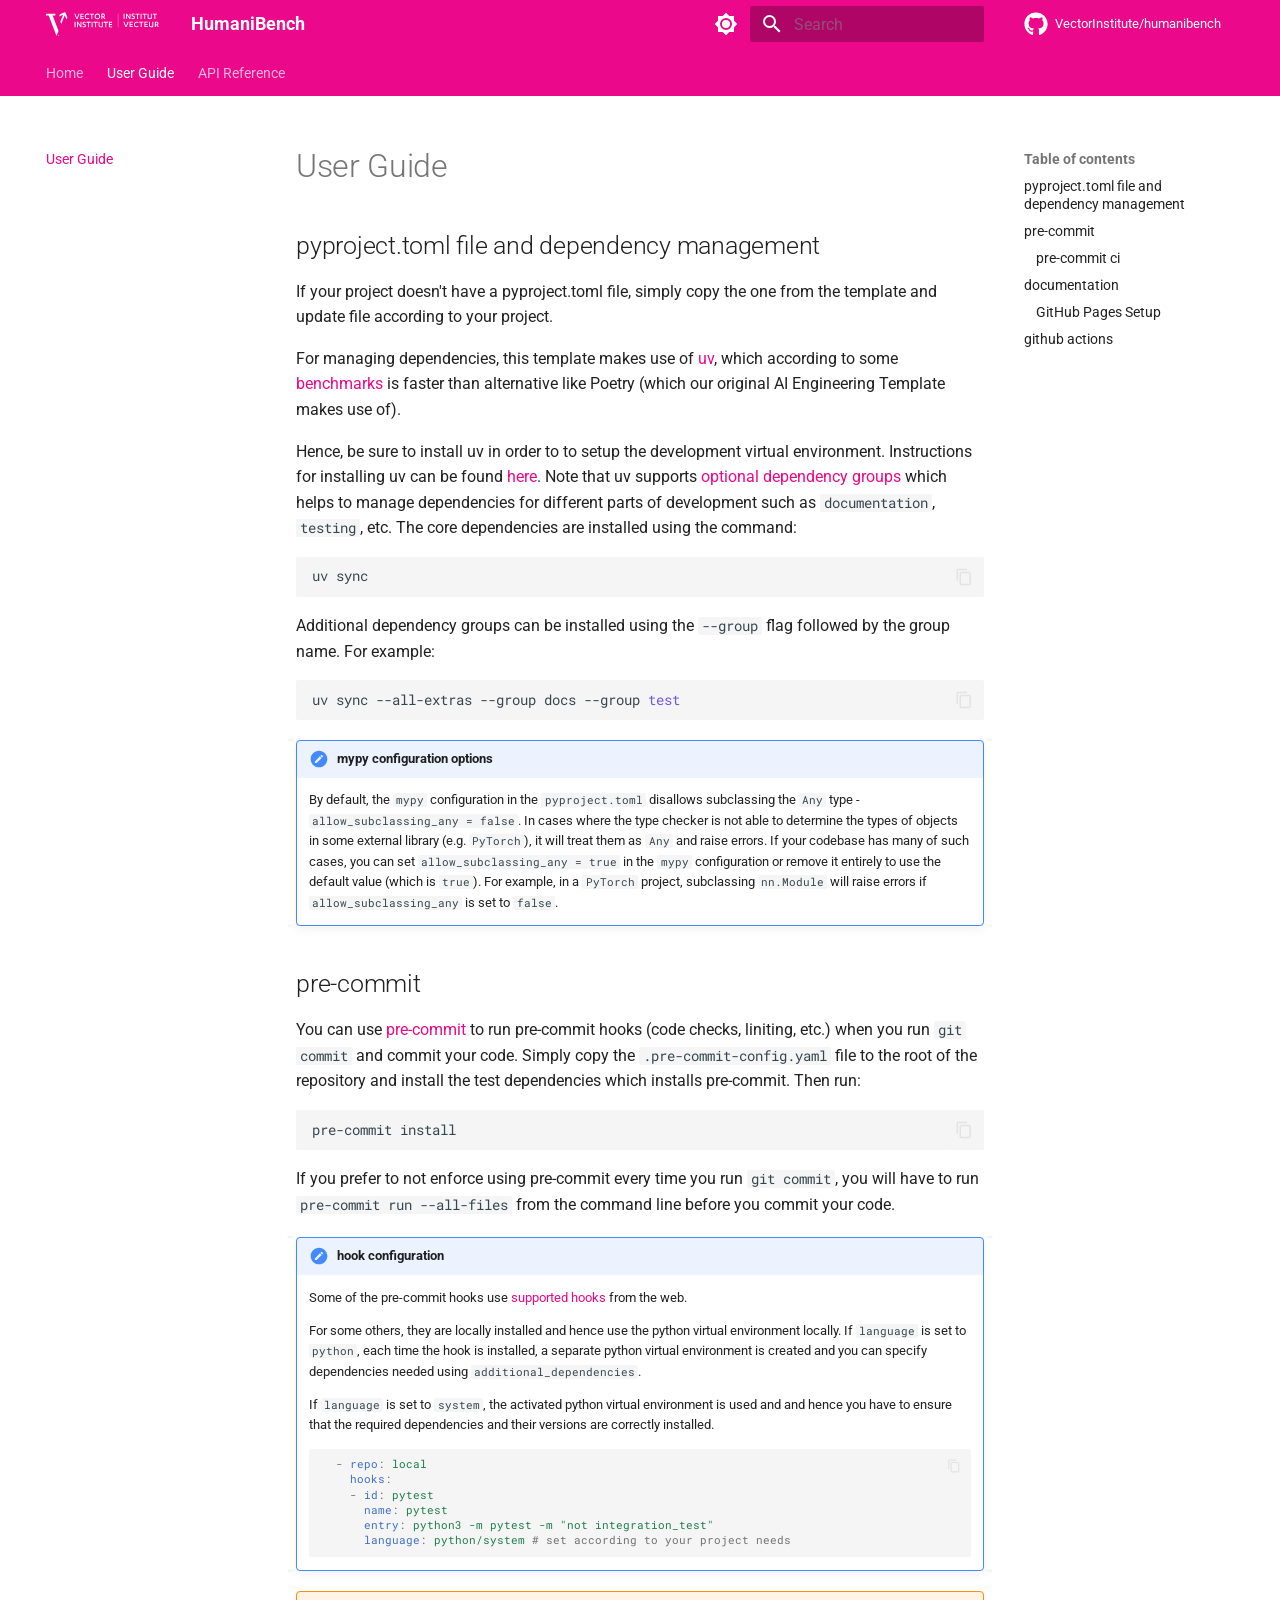
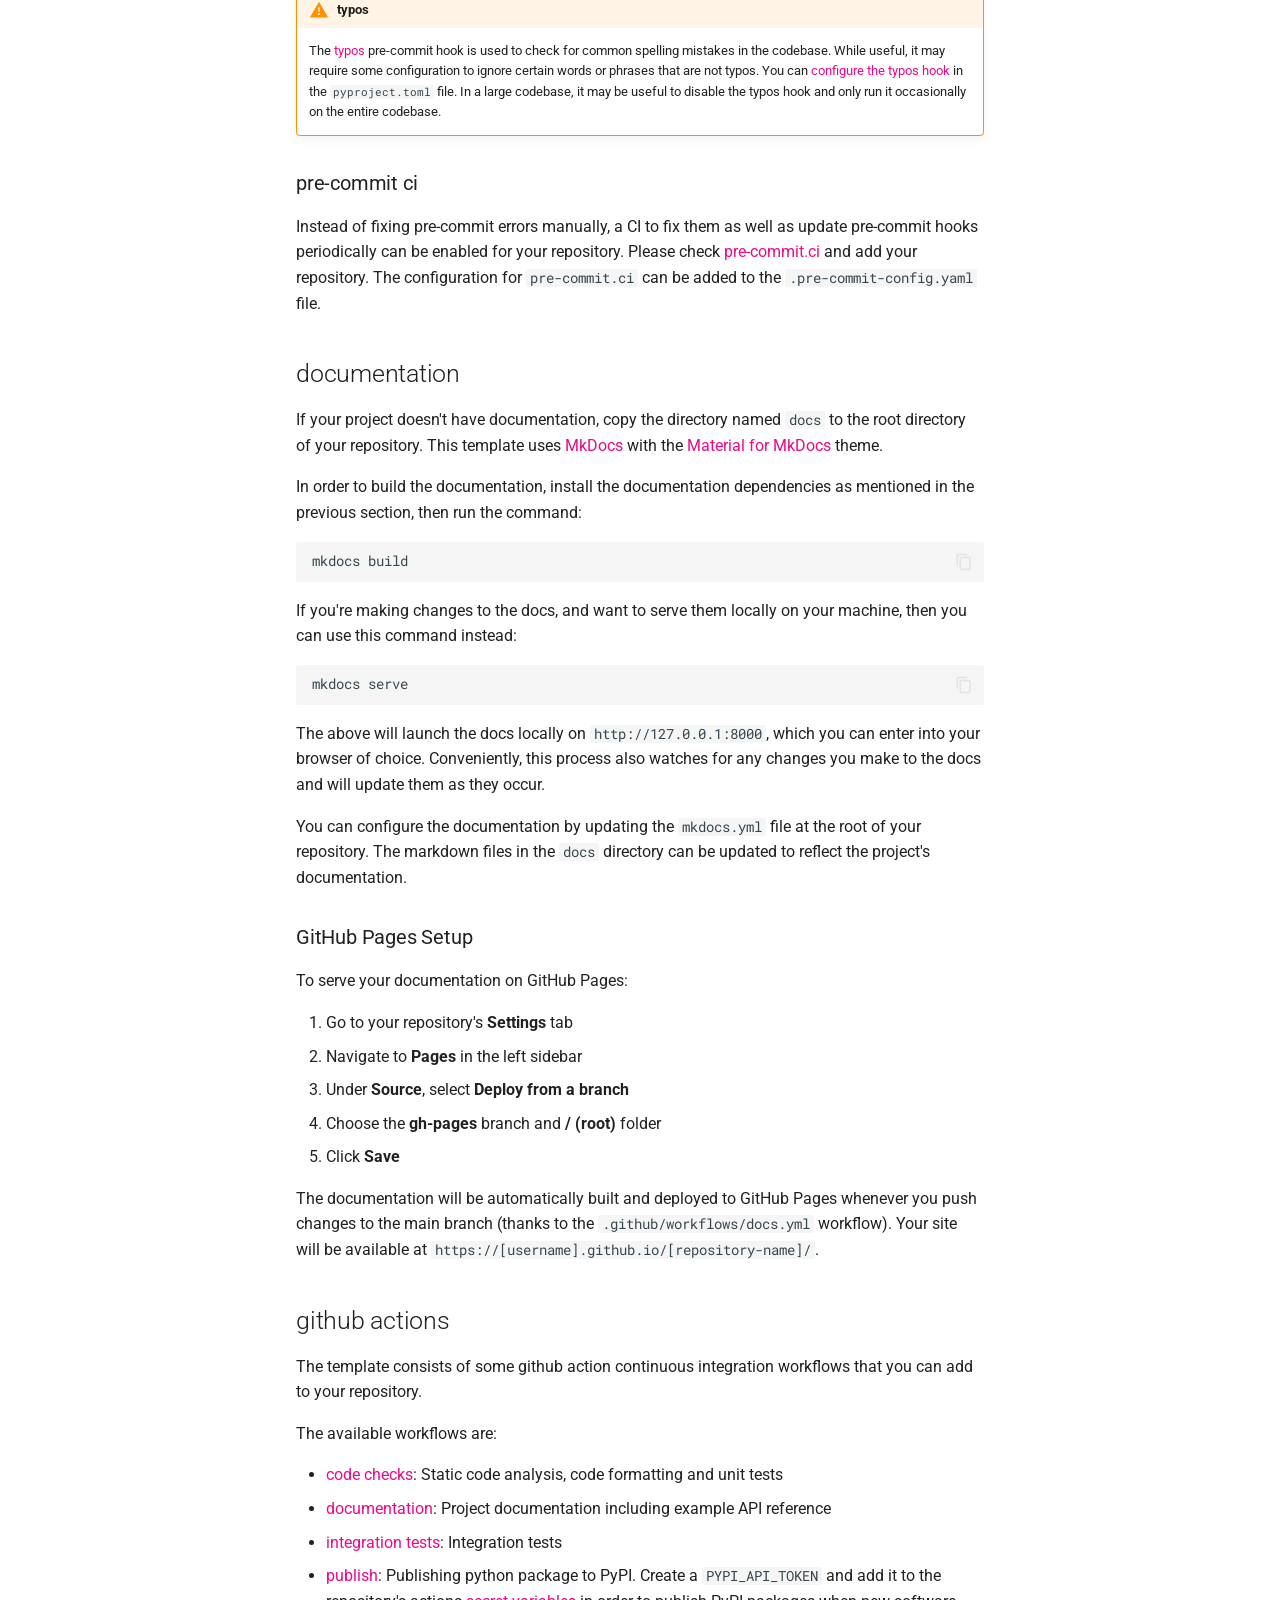
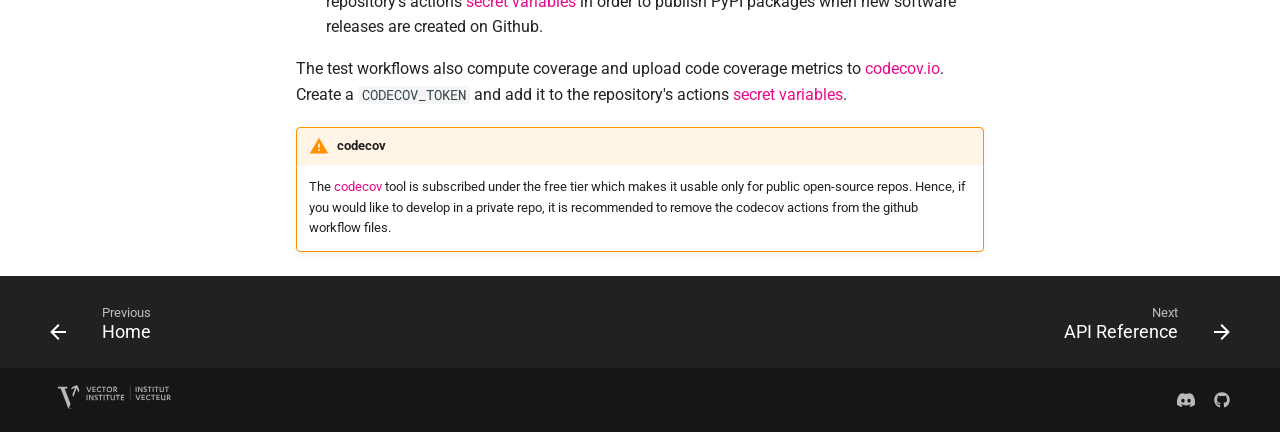
<file: user_guide/index.html>
<!doctype html>
<html lang="en" class="no-js">
  <head>
    
      <meta charset="utf-8">
      <meta name="viewport" content="width=device-width,initial-scale=1">
      
      
      
      
        <link rel="prev" href="..">
      
      
        <link rel="next" href="../api/">
      
      
        
      
      
      <link rel="icon" href="../assets/favicon-48x48.svg">
      <meta name="generator" content="mkdocs-1.6.1, mkdocs-material-9.7.6">
    
    
      
        <title>User Guide - HumaniBench</title>
      
    
    
      <link rel="stylesheet" href="../assets/stylesheets/main.484c7ddc.min.css">
      
        
        <link rel="stylesheet" href="../assets/stylesheets/palette.ab4e12ef.min.css">
      
      


    
    
      
    
    
      
        
        
        <link rel="preconnect" href="https://fonts.gstatic.com" crossorigin>
        <link rel="stylesheet" href="https://fonts.googleapis.com/css?family=Roboto:300,300i,400,400i,700,700i%7CRoboto+Mono:400,400i,700,700i&display=fallback">
        <style>:root{--md-text-font:"Roboto";--md-code-font:"Roboto Mono"}</style>
      
    
    
      <link rel="stylesheet" href="../assets/_mkdocstrings.css">
    
      <link rel="stylesheet" href="../stylesheets/extra.css">
    
    <script>__md_scope=new URL("..",location),__md_hash=e=>[...e].reduce(((e,_)=>(e<<5)-e+_.charCodeAt(0)),0),__md_get=(e,_=localStorage,t=__md_scope)=>JSON.parse(_.getItem(t.pathname+"."+e)),__md_set=(e,_,t=localStorage,a=__md_scope)=>{try{t.setItem(a.pathname+"."+e,JSON.stringify(_))}catch(e){}}</script>
    
      

    
    
  </head>
  
  
    
    
      
    
    
    
    
    <body dir="ltr" data-md-color-scheme="default" data-md-color-primary="vector" data-md-color-accent="vector-teal">
  
    
    <input class="md-toggle" data-md-toggle="drawer" type="checkbox" id="__drawer" autocomplete="off">
    <input class="md-toggle" data-md-toggle="search" type="checkbox" id="__search" autocomplete="off">
    <label class="md-overlay" for="__drawer"></label>
    <div data-md-component="skip">
      
        
        <a href="#user-guide" class="md-skip">
          Skip to content
        </a>
      
    </div>
    <div data-md-component="announce">
      
    </div>
    
    
      

<header class="md-header" data-md-component="header">
  <nav class="md-header__inner md-grid" aria-label="Header">
    <a href=".." title="HumaniBench" class="md-header__button md-logo" aria-label="HumaniBench" data-md-component="logo">
      
<img src="../assets/vector-logo.svg" alt="logo">

    </a>
    <label class="md-header__button md-icon" for="__drawer">
      
      <svg xmlns="http://www.w3.org/2000/svg" viewBox="0 0 24 24"><path d="M3 6h18v2H3zm0 5h18v2H3zm0 5h18v2H3z"/></svg>
    </label>
    <div class="md-header__title" data-md-component="header-title">
      <div class="md-header__ellipsis">
        <div class="md-header__topic">
          <span class="md-ellipsis">
            HumaniBench
          </span>
        </div>
        <div class="md-header__topic" data-md-component="header-topic">
          <span class="md-ellipsis">
            
              User Guide
            
          </span>
        </div>
      </div>
    </div>
    
      
        <form class="md-header__option" data-md-component="palette">
  
    
    
    
    <input class="md-option" data-md-color-media="(prefers-color-scheme: light)" data-md-color-scheme="default" data-md-color-primary="vector" data-md-color-accent="vector-teal"  aria-label="Switch to dark mode"  type="radio" name="__palette" id="__palette_0">
    
      <label class="md-header__button md-icon" title="Switch to dark mode" for="__palette_1" hidden>
        <svg xmlns="http://www.w3.org/2000/svg" viewBox="0 0 24 24"><path d="M12 8a4 4 0 0 0-4 4 4 4 0 0 0 4 4 4 4 0 0 0 4-4 4 4 0 0 0-4-4m0 10a6 6 0 0 1-6-6 6 6 0 0 1 6-6 6 6 0 0 1 6 6 6 6 0 0 1-6 6m8-9.31V4h-4.69L12 .69 8.69 4H4v4.69L.69 12 4 15.31V20h4.69L12 23.31 15.31 20H20v-4.69L23.31 12z"/></svg>
      </label>
    
  
    
    
    
    <input class="md-option" data-md-color-media="(prefers-color-scheme: dark)" data-md-color-scheme="slate" data-md-color-primary="black" data-md-color-accent="vector-teal"  aria-label="Switch to light mode"  type="radio" name="__palette" id="__palette_1">
    
      <label class="md-header__button md-icon" title="Switch to light mode" for="__palette_0" hidden>
        <svg xmlns="http://www.w3.org/2000/svg" viewBox="0 0 24 24"><path d="M12 18c-.89 0-1.74-.2-2.5-.55C11.56 16.5 13 14.42 13 12s-1.44-4.5-3.5-5.45C10.26 6.2 11.11 6 12 6a6 6 0 0 1 6 6 6 6 0 0 1-6 6m8-9.31V4h-4.69L12 .69 8.69 4H4v4.69L.69 12 4 15.31V20h4.69L12 23.31 15.31 20H20v-4.69L23.31 12z"/></svg>
      </label>
    
  
</form>
      
    
    
      <script>var palette=__md_get("__palette");if(palette&&palette.color){if("(prefers-color-scheme)"===palette.color.media){var media=matchMedia("(prefers-color-scheme: light)"),input=document.querySelector(media.matches?"[data-md-color-media='(prefers-color-scheme: light)']":"[data-md-color-media='(prefers-color-scheme: dark)']");palette.color.media=input.getAttribute("data-md-color-media"),palette.color.scheme=input.getAttribute("data-md-color-scheme"),palette.color.primary=input.getAttribute("data-md-color-primary"),palette.color.accent=input.getAttribute("data-md-color-accent")}for(var[key,value]of Object.entries(palette.color))document.body.setAttribute("data-md-color-"+key,value)}</script>
    
    
    
      
      
        <label class="md-header__button md-icon" for="__search">
          
          <svg xmlns="http://www.w3.org/2000/svg" viewBox="0 0 24 24"><path d="M9.5 3A6.5 6.5 0 0 1 16 9.5c0 1.61-.59 3.09-1.56 4.23l.27.27h.79l5 5-1.5 1.5-5-5v-.79l-.27-.27A6.52 6.52 0 0 1 9.5 16 6.5 6.5 0 0 1 3 9.5 6.5 6.5 0 0 1 9.5 3m0 2C7 5 5 7 5 9.5S7 14 9.5 14 14 12 14 9.5 12 5 9.5 5"/></svg>
        </label>
        <div class="md-search" data-md-component="search" role="dialog">
  <label class="md-search__overlay" for="__search"></label>
  <div class="md-search__inner" role="search">
    <form class="md-search__form" name="search">
      <input type="text" class="md-search__input" name="query" aria-label="Search" placeholder="Search" autocapitalize="off" autocorrect="off" autocomplete="off" spellcheck="false" data-md-component="search-query" required>
      <label class="md-search__icon md-icon" for="__search">
        
        <svg xmlns="http://www.w3.org/2000/svg" viewBox="0 0 24 24"><path d="M9.5 3A6.5 6.5 0 0 1 16 9.5c0 1.61-.59 3.09-1.56 4.23l.27.27h.79l5 5-1.5 1.5-5-5v-.79l-.27-.27A6.52 6.52 0 0 1 9.5 16 6.5 6.5 0 0 1 3 9.5 6.5 6.5 0 0 1 9.5 3m0 2C7 5 5 7 5 9.5S7 14 9.5 14 14 12 14 9.5 12 5 9.5 5"/></svg>
        
        <svg xmlns="http://www.w3.org/2000/svg" viewBox="0 0 24 24"><path d="M20 11v2H8l5.5 5.5-1.42 1.42L4.16 12l7.92-7.92L13.5 5.5 8 11z"/></svg>
      </label>
      <nav class="md-search__options" aria-label="Search">
        
        <button type="reset" class="md-search__icon md-icon" title="Clear" aria-label="Clear" tabindex="-1">
          
          <svg xmlns="http://www.w3.org/2000/svg" viewBox="0 0 24 24"><path d="M19 6.41 17.59 5 12 10.59 6.41 5 5 6.41 10.59 12 5 17.59 6.41 19 12 13.41 17.59 19 19 17.59 13.41 12z"/></svg>
        </button>
      </nav>
      
        <div class="md-search__suggest" data-md-component="search-suggest"></div>
      
    </form>
    <div class="md-search__output">
      <div class="md-search__scrollwrap" tabindex="0" data-md-scrollfix>
        <div class="md-search-result" data-md-component="search-result">
          <div class="md-search-result__meta">
            Initializing search
          </div>
          <ol class="md-search-result__list" role="presentation"></ol>
        </div>
      </div>
    </div>
  </div>
</div>
      
    
    
      <div class="md-header__source">
        <a href="https://github.com/VectorInstitute/humanibench" title="Go to repository" class="md-source" data-md-component="source">
  <div class="md-source__icon md-icon">
    
    <svg xmlns="http://www.w3.org/2000/svg" viewBox="0 0 512 512"><!--! Font Awesome Free 7.1.0 by @fontawesome - https://fontawesome.com License - https://fontawesome.com/license/free (Icons: CC BY 4.0, Fonts: SIL OFL 1.1, Code: MIT License) Copyright 2025 Fonticons, Inc.--><path d="M173.9 397.4c0 2-2.3 3.6-5.2 3.6-3.3.3-5.6-1.3-5.6-3.6 0-2 2.3-3.6 5.2-3.6 3-.3 5.6 1.3 5.6 3.6m-31.1-4.5c-.7 2 1.3 4.3 4.3 4.9 2.6 1 5.6 0 6.2-2s-1.3-4.3-4.3-5.2c-2.6-.7-5.5.3-6.2 2.3m44.2-1.7c-2.9.7-4.9 2.6-4.6 4.9.3 2 2.9 3.3 5.9 2.6 2.9-.7 4.9-2.6 4.6-4.6-.3-1.9-3-3.2-5.9-2.9M252.8 8C114.1 8 8 113.3 8 252c0 110.9 69.8 205.8 169.5 239.2 12.8 2.3 17.3-5.6 17.3-12.1 0-6.2-.3-40.4-.3-61.4 0 0-70 15-84.7-29.8 0 0-11.4-29.1-27.8-36.6 0 0-22.9-15.7 1.6-15.4 0 0 24.9 2 38.6 25.8 21.9 38.6 58.6 27.5 72.9 20.9 2.3-16 8.8-27.1 16-33.7-55.9-6.2-112.3-14.3-112.3-110.5 0-27.5 7.6-41.3 23.6-58.9-2.6-6.5-11.1-33.3 2.6-67.9 20.9-6.5 69 27 69 27 20-5.6 41.5-8.5 62.8-8.5s42.8 2.9 62.8 8.5c0 0 48.1-33.6 69-27 13.7 34.7 5.2 61.4 2.6 67.9 16 17.7 25.8 31.5 25.8 58.9 0 96.5-58.9 104.2-114.8 110.5 9.2 7.9 17 22.9 17 46.4 0 33.7-.3 75.4-.3 83.6 0 6.5 4.6 14.4 17.3 12.1C436.2 457.8 504 362.9 504 252 504 113.3 391.5 8 252.8 8M105.2 352.9c-1.3 1-1 3.3.7 5.2 1.6 1.6 3.9 2.3 5.2 1 1.3-1 1-3.3-.7-5.2-1.6-1.6-3.9-2.3-5.2-1m-10.8-8.1c-.7 1.3.3 2.9 2.3 3.9 1.6 1 3.6.7 4.3-.7.7-1.3-.3-2.9-2.3-3.9-2-.6-3.6-.3-4.3.7m32.4 35.6c-1.6 1.3-1 4.3 1.3 6.2 2.3 2.3 5.2 2.6 6.5 1 1.3-1.3.7-4.3-1.3-6.2-2.2-2.3-5.2-2.6-6.5-1m-11.4-14.7c-1.6 1-1.6 3.6 0 5.9s4.3 3.3 5.6 2.3c1.6-1.3 1.6-3.9 0-6.2-1.4-2.3-4-3.3-5.6-2"/></svg>
  </div>
  <div class="md-source__repository">
    VectorInstitute/humanibench
  </div>
</a>
      </div>
    
  </nav>
  
</header>
    
    <div class="md-container" data-md-component="container">
      
      
        
          
            
<nav class="md-tabs" aria-label="Tabs" data-md-component="tabs">
  <div class="md-grid">
    <ul class="md-tabs__list">
      
        
  
  
  
  
    <li class="md-tabs__item">
      <a href=".." class="md-tabs__link">
        
  
  
    
  
  Home

      </a>
    </li>
  

      
        
  
  
  
    
  
  
    <li class="md-tabs__item md-tabs__item--active">
      <a href="./" class="md-tabs__link">
        
  
  
    
  
  User Guide

      </a>
    </li>
  

      
        
  
  
  
  
    <li class="md-tabs__item">
      <a href="../api/" class="md-tabs__link">
        
  
  
    
  
  API Reference

      </a>
    </li>
  

      
    </ul>
  </div>
</nav>
          
        
      
      <main class="md-main" data-md-component="main">
        <div class="md-main__inner md-grid">
          
            
              
              <div class="md-sidebar md-sidebar--primary" data-md-component="sidebar" data-md-type="navigation" >
                <div class="md-sidebar__scrollwrap">
                  <div class="md-sidebar__inner">
                    


  


<nav class="md-nav md-nav--primary md-nav--lifted" aria-label="Navigation" data-md-level="0">
  <label class="md-nav__title" for="__drawer">
    <a href=".." title="HumaniBench" class="md-nav__button md-logo" aria-label="HumaniBench" data-md-component="logo">
      
<img src="../assets/vector-logo.svg" alt="logo">

    </a>
    HumaniBench
  </label>
  
    <div class="md-nav__source">
      <a href="https://github.com/VectorInstitute/humanibench" title="Go to repository" class="md-source" data-md-component="source">
  <div class="md-source__icon md-icon">
    
    <svg xmlns="http://www.w3.org/2000/svg" viewBox="0 0 512 512"><!--! Font Awesome Free 7.1.0 by @fontawesome - https://fontawesome.com License - https://fontawesome.com/license/free (Icons: CC BY 4.0, Fonts: SIL OFL 1.1, Code: MIT License) Copyright 2025 Fonticons, Inc.--><path d="M173.9 397.4c0 2-2.3 3.6-5.2 3.6-3.3.3-5.6-1.3-5.6-3.6 0-2 2.3-3.6 5.2-3.6 3-.3 5.6 1.3 5.6 3.6m-31.1-4.5c-.7 2 1.3 4.3 4.3 4.9 2.6 1 5.6 0 6.2-2s-1.3-4.3-4.3-5.2c-2.6-.7-5.5.3-6.2 2.3m44.2-1.7c-2.9.7-4.9 2.6-4.6 4.9.3 2 2.9 3.3 5.9 2.6 2.9-.7 4.9-2.6 4.6-4.6-.3-1.9-3-3.2-5.9-2.9M252.8 8C114.1 8 8 113.3 8 252c0 110.9 69.8 205.8 169.5 239.2 12.8 2.3 17.3-5.6 17.3-12.1 0-6.2-.3-40.4-.3-61.4 0 0-70 15-84.7-29.8 0 0-11.4-29.1-27.8-36.6 0 0-22.9-15.7 1.6-15.4 0 0 24.9 2 38.6 25.8 21.9 38.6 58.6 27.5 72.9 20.9 2.3-16 8.8-27.1 16-33.7-55.9-6.2-112.3-14.3-112.3-110.5 0-27.5 7.6-41.3 23.6-58.9-2.6-6.5-11.1-33.3 2.6-67.9 20.9-6.5 69 27 69 27 20-5.6 41.5-8.5 62.8-8.5s42.8 2.9 62.8 8.5c0 0 48.1-33.6 69-27 13.7 34.7 5.2 61.4 2.6 67.9 16 17.7 25.8 31.5 25.8 58.9 0 96.5-58.9 104.2-114.8 110.5 9.2 7.9 17 22.9 17 46.4 0 33.7-.3 75.4-.3 83.6 0 6.5 4.6 14.4 17.3 12.1C436.2 457.8 504 362.9 504 252 504 113.3 391.5 8 252.8 8M105.2 352.9c-1.3 1-1 3.3.7 5.2 1.6 1.6 3.9 2.3 5.2 1 1.3-1 1-3.3-.7-5.2-1.6-1.6-3.9-2.3-5.2-1m-10.8-8.1c-.7 1.3.3 2.9 2.3 3.9 1.6 1 3.6.7 4.3-.7.7-1.3-.3-2.9-2.3-3.9-2-.6-3.6-.3-4.3.7m32.4 35.6c-1.6 1.3-1 4.3 1.3 6.2 2.3 2.3 5.2 2.6 6.5 1 1.3-1.3.7-4.3-1.3-6.2-2.2-2.3-5.2-2.6-6.5-1m-11.4-14.7c-1.6 1-1.6 3.6 0 5.9s4.3 3.3 5.6 2.3c1.6-1.3 1.6-3.9 0-6.2-1.4-2.3-4-3.3-5.6-2"/></svg>
  </div>
  <div class="md-source__repository">
    VectorInstitute/humanibench
  </div>
</a>
    </div>
  
  <ul class="md-nav__list" data-md-scrollfix>
    
      
      
  
  
  
  
    <li class="md-nav__item">
      <a href=".." class="md-nav__link">
        
  
  
  <span class="md-ellipsis">
    
  
    Home
  

    
  </span>
  
  

      </a>
    </li>
  

    
      
      
  
  
    
  
  
  
    <li class="md-nav__item md-nav__item--active">
      
      <input class="md-nav__toggle md-toggle" type="checkbox" id="__toc">
      
      
        
      
      
        <label class="md-nav__link md-nav__link--active" for="__toc">
          
  
  
  <span class="md-ellipsis">
    
  
    User Guide
  

    
  </span>
  
  

          <span class="md-nav__icon md-icon"></span>
        </label>
      
      <a href="./" class="md-nav__link md-nav__link--active">
        
  
  
  <span class="md-ellipsis">
    
  
    User Guide
  

    
  </span>
  
  

      </a>
      
        

<nav class="md-nav md-nav--secondary" aria-label="Table of contents">
  
  
  
    
  
  
    <label class="md-nav__title" for="__toc">
      <span class="md-nav__icon md-icon"></span>
      Table of contents
    </label>
    <ul class="md-nav__list" data-md-component="toc" data-md-scrollfix>
      
        <li class="md-nav__item">
  <a href="#pyprojecttoml-file-and-dependency-management" class="md-nav__link">
    <span class="md-ellipsis">
      
        pyproject.toml file and dependency management
      
    </span>
  </a>
  
</li>
      
        <li class="md-nav__item">
  <a href="#pre-commit" class="md-nav__link">
    <span class="md-ellipsis">
      
        pre-commit
      
    </span>
  </a>
  
    <nav class="md-nav" aria-label="pre-commit">
      <ul class="md-nav__list">
        
          <li class="md-nav__item">
  <a href="#pre-commit-ci" class="md-nav__link">
    <span class="md-ellipsis">
      
        pre-commit ci
      
    </span>
  </a>
  
</li>
        
      </ul>
    </nav>
  
</li>
      
        <li class="md-nav__item">
  <a href="#documentation" class="md-nav__link">
    <span class="md-ellipsis">
      
        documentation
      
    </span>
  </a>
  
    <nav class="md-nav" aria-label="documentation">
      <ul class="md-nav__list">
        
          <li class="md-nav__item">
  <a href="#github-pages-setup" class="md-nav__link">
    <span class="md-ellipsis">
      
        GitHub Pages Setup
      
    </span>
  </a>
  
</li>
        
      </ul>
    </nav>
  
</li>
      
        <li class="md-nav__item">
  <a href="#github-actions" class="md-nav__link">
    <span class="md-ellipsis">
      
        github actions
      
    </span>
  </a>
  
</li>
      
    </ul>
  
</nav>
      
    </li>
  

    
      
      
  
  
  
  
    <li class="md-nav__item">
      <a href="../api/" class="md-nav__link">
        
  
  
  <span class="md-ellipsis">
    
  
    API Reference
  

    
  </span>
  
  

      </a>
    </li>
  

    
  </ul>
</nav>
                  </div>
                </div>
              </div>
            
            
              
              <div class="md-sidebar md-sidebar--secondary" data-md-component="sidebar" data-md-type="toc" >
                <div class="md-sidebar__scrollwrap">
                  <div class="md-sidebar__inner">
                    

<nav class="md-nav md-nav--secondary" aria-label="Table of contents">
  
  
  
    
  
  
    <label class="md-nav__title" for="__toc">
      <span class="md-nav__icon md-icon"></span>
      Table of contents
    </label>
    <ul class="md-nav__list" data-md-component="toc" data-md-scrollfix>
      
        <li class="md-nav__item">
  <a href="#pyprojecttoml-file-and-dependency-management" class="md-nav__link">
    <span class="md-ellipsis">
      
        pyproject.toml file and dependency management
      
    </span>
  </a>
  
</li>
      
        <li class="md-nav__item">
  <a href="#pre-commit" class="md-nav__link">
    <span class="md-ellipsis">
      
        pre-commit
      
    </span>
  </a>
  
    <nav class="md-nav" aria-label="pre-commit">
      <ul class="md-nav__list">
        
          <li class="md-nav__item">
  <a href="#pre-commit-ci" class="md-nav__link">
    <span class="md-ellipsis">
      
        pre-commit ci
      
    </span>
  </a>
  
</li>
        
      </ul>
    </nav>
  
</li>
      
        <li class="md-nav__item">
  <a href="#documentation" class="md-nav__link">
    <span class="md-ellipsis">
      
        documentation
      
    </span>
  </a>
  
    <nav class="md-nav" aria-label="documentation">
      <ul class="md-nav__list">
        
          <li class="md-nav__item">
  <a href="#github-pages-setup" class="md-nav__link">
    <span class="md-ellipsis">
      
        GitHub Pages Setup
      
    </span>
  </a>
  
</li>
        
      </ul>
    </nav>
  
</li>
      
        <li class="md-nav__item">
  <a href="#github-actions" class="md-nav__link">
    <span class="md-ellipsis">
      
        github actions
      
    </span>
  </a>
  
</li>
      
    </ul>
  
</nav>
                  </div>
                </div>
              </div>
            
          
          
            <div class="md-content" data-md-component="content">
              
              <article class="md-content__inner md-typeset">
                
                  


  
  


<h1 id="user-guide">User Guide<a class="headerlink" href="#user-guide" title="Permanent link">&para;</a></h1>
<h2 id="pyprojecttoml-file-and-dependency-management">pyproject.toml file and dependency management<a class="headerlink" href="#pyprojecttoml-file-and-dependency-management" title="Permanent link">&para;</a></h2>
<p>If your project doesn't have a pyproject.toml file, simply copy the one from the
template and update file according to your project.</p>
<p>For managing dependencies, this template makes use of <a href="https://docs.astral.sh/uv/">uv</a>,
which according to some <a href="https://github.com/astral-sh/uv/blob/main/BENCHMARKS.md">benchmarks</a>
is faster than alternative like Poetry (which our original AI Engineering Template
makes use of).</p>
<p>Hence, be sure to install uv in order to to setup the development virtual environment.
Instructions for installing uv can be found <a href="https://docs.astral.sh/uv/getting-started/installation/">here</a>.
Note that uv supports <a href="https://docs.astral.sh/uv/concepts/projects/dependencies/#dependency-groups">optional dependency groups</a>
which helps to manage dependencies for different parts of development such as <code>documentation</code>,
<code>testing</code>, etc. The core dependencies are installed using the command:</p>
<div class="language-bash highlight"><pre><span></span><code><span id="__span-0-1"><a id="__codelineno-0-1" name="__codelineno-0-1" href="#__codelineno-0-1"></a>uv<span class="w"> </span>sync
</span></code></pre></div>
<p>Additional dependency groups can be installed using the <code>--group</code> flag followed
by the group name. For example:</p>
<div class="language-bash highlight"><pre><span></span><code><span id="__span-1-1"><a id="__codelineno-1-1" name="__codelineno-1-1" href="#__codelineno-1-1"></a>uv<span class="w"> </span>sync<span class="w"> </span>--all-extras<span class="w"> </span>--group<span class="w"> </span>docs<span class="w"> </span>--group<span class="w"> </span><span class="nb">test</span>
</span></code></pre></div>
<div class="admonition important">
<p class="admonition-title">mypy configuration options</p>
<p>By default, the <code>mypy</code> configuration in the <code>pyproject.toml</code> disallows subclassing
the <code>Any</code> type - <code>allow_subclassing_any = false</code>. In cases where the type checker
is not able to determine the types of objects in some external library (e.g. <code>PyTorch</code>),
it will treat them as <code>Any</code> and raise errors. If your codebase has many of such
cases, you can set <code>allow_subclassing_any = true</code> in the <code>mypy</code> configuration or
remove it entirely to use the default value (which is <code>true</code>). For example, in
a <code>PyTorch</code> project, subclassing <code>nn.Module</code> will raise errors if <code>allow_subclassing_any</code>
is set to <code>false</code>.</p>
</div>
<h2 id="pre-commit">pre-commit<a class="headerlink" href="#pre-commit" title="Permanent link">&para;</a></h2>
<p>You can use <a href="https://pre-commit.com/">pre-commit</a> to run pre-commit hooks (code checks,
liniting, etc.) when you run <code>git commit</code> and commit your code. Simply copy the
<code>.pre-commit-config.yaml</code> file to the root of the repository and install the test
dependencies which installs pre-commit. Then run:</p>
<div class="language-bash highlight"><pre><span></span><code><span id="__span-2-1"><a id="__codelineno-2-1" name="__codelineno-2-1" href="#__codelineno-2-1"></a>pre-commit<span class="w"> </span>install
</span></code></pre></div>
<p>If you prefer to not enforce using pre-commit every time you run <code>git commit</code>,
you will have to run <code>pre-commit run --all-files</code> from the command line before you
commit your code.</p>
<div class="admonition important">
<p class="admonition-title">hook configuration</p>
<p>Some of the pre-commit hooks use <a href="https://pre-commit.com/hooks.html">supported hooks</a>
from the web.</p>
<p>For some others, they are locally installed and hence use the python virtual environment
locally. If <code>language</code> is set to <code>python</code>, each time the hook is installed, a separate
python virtual environment is created and you can specify dependencies needed using
<code>additional_dependencies</code>.</p>
<p>If <code>language</code> is set to <code>system</code>, the activated python virtual environment is used and
and hence you have to ensure that the required dependencies and their versions are
correctly installed.</p>
<div class="language-yaml highlight"><pre><span></span><code><span id="__span-3-1"><a id="__codelineno-3-1" name="__codelineno-3-1" href="#__codelineno-3-1"></a><span class="w">  </span><span class="p p-Indicator">-</span><span class="w"> </span><span class="nt">repo</span><span class="p">:</span><span class="w"> </span><span class="l l-Scalar l-Scalar-Plain">local</span>
</span><span id="__span-3-2"><a id="__codelineno-3-2" name="__codelineno-3-2" href="#__codelineno-3-2"></a><span class="w">    </span><span class="nt">hooks</span><span class="p">:</span>
</span><span id="__span-3-3"><a id="__codelineno-3-3" name="__codelineno-3-3" href="#__codelineno-3-3"></a><span class="w">    </span><span class="p p-Indicator">-</span><span class="w"> </span><span class="nt">id</span><span class="p">:</span><span class="w"> </span><span class="l l-Scalar l-Scalar-Plain">pytest</span>
</span><span id="__span-3-4"><a id="__codelineno-3-4" name="__codelineno-3-4" href="#__codelineno-3-4"></a><span class="w">      </span><span class="nt">name</span><span class="p">:</span><span class="w"> </span><span class="l l-Scalar l-Scalar-Plain">pytest</span>
</span><span id="__span-3-5"><a id="__codelineno-3-5" name="__codelineno-3-5" href="#__codelineno-3-5"></a><span class="w">      </span><span class="nt">entry</span><span class="p">:</span><span class="w"> </span><span class="l l-Scalar l-Scalar-Plain">python3 -m pytest -m &quot;not integration_test&quot;</span>
</span><span id="__span-3-6"><a id="__codelineno-3-6" name="__codelineno-3-6" href="#__codelineno-3-6"></a><span class="w">      </span><span class="nt">language</span><span class="p">:</span><span class="w"> </span><span class="l l-Scalar l-Scalar-Plain">python/system</span><span class="w"> </span><span class="c1"># set according to your project needs</span>
</span></code></pre></div>
</div>
<div class="admonition warning">
<p class="admonition-title">typos</p>
<p>The <a href="https://github.com/crate-ci/typos">typos</a> pre-commit hook is used to check for
common spelling mistakes in the codebase. While useful, it may require some
configuration to ignore certain words or phrases that are not typos. You can
<a href="https://github.com/crate-ci/typos/blob/master/docs/reference.md">configure the typos hook</a>
in the <code>pyproject.toml</code> file. In a large codebase, it may be useful to disable
the typos hook and only run it occasionally on the entire codebase.</p>
</div>
<h3 id="pre-commit-ci">pre-commit ci<a class="headerlink" href="#pre-commit-ci" title="Permanent link">&para;</a></h3>
<p>Instead of fixing pre-commit errors manually, a CI to fix them as well as update
pre-commit hooks periodically can be enabled for your repository. Please check
<a href="https://pre-commit.ci/">pre-commit.ci</a> and add your repository. The configuration for
<code>pre-commit.ci</code> can be added to the <code>.pre-commit-config.yaml</code> file.</p>
<h2 id="documentation">documentation<a class="headerlink" href="#documentation" title="Permanent link">&para;</a></h2>
<p>If your project doesn't have documentation, copy the directory named <code>docs</code> to the root
directory of your repository. This template uses <a href="https://www.mkdocs.org/">MkDocs</a> with
the <a href="https://squidfunk.github.io/mkdocs-material/">Material for MkDocs</a> theme.</p>
<p>In order to build the documentation, install the documentation dependencies as mentioned
in the previous section, then run the command:</p>
<div class="language-bash highlight"><pre><span></span><code><span id="__span-4-1"><a id="__codelineno-4-1" name="__codelineno-4-1" href="#__codelineno-4-1"></a>mkdocs<span class="w"> </span>build
</span></code></pre></div>
<p>If you're making changes to the docs, and want to serve them locally on your machine,
then you can use this command instead:</p>
<div class="language-bash highlight"><pre><span></span><code><span id="__span-5-1"><a id="__codelineno-5-1" name="__codelineno-5-1" href="#__codelineno-5-1"></a>mkdocs<span class="w"> </span>serve
</span></code></pre></div>
<p>The above will launch the docs locally on <code>http://127.0.0.1:8000</code>, which you can
enter into your browser of choice. Conveniently, this process also watches for any
changes you make to the docs and will update them as they occur.</p>
<p>You can configure the documentation by updating the <code>mkdocs.yml</code> file at the root of
your repository. The markdown files in the <code>docs</code> directory can be updated to reflect
the project's documentation.</p>
<h3 id="github-pages-setup">GitHub Pages Setup<a class="headerlink" href="#github-pages-setup" title="Permanent link">&para;</a></h3>
<p>To serve your documentation on GitHub Pages:</p>
<ol>
<li>Go to your repository's <strong>Settings</strong> tab</li>
<li>Navigate to <strong>Pages</strong> in the left sidebar</li>
<li>Under <strong>Source</strong>, select <strong>Deploy from a branch</strong></li>
<li>Choose the <strong>gh-pages</strong> branch and <strong>/ (root)</strong> folder</li>
<li>Click <strong>Save</strong></li>
</ol>
<p>The documentation will be automatically built and deployed to GitHub Pages whenever you push changes to the main branch (thanks to the <code>.github/workflows/docs.yml</code> workflow). Your site will be available at <code>https://[username].github.io/[repository-name]/</code>.</p>
<h2 id="github-actions">github actions<a class="headerlink" href="#github-actions" title="Permanent link">&para;</a></h2>
<p>The template consists of some github action continuous integration workflows that you
can add to your repository.</p>
<p>The available workflows are:</p>
<ul>
<li><a href="https://github.com/VectorInstitute/aieng-template/blob/main/.github/workflows/code_checks.yml">code checks</a>: Static code analysis, code formatting and unit tests</li>
<li><a href="https://github.com/VectorInstitute/aieng-template/blob/main/.github/workflows/docs.yml">documentation</a>: Project documentation including example API reference</li>
<li><a href="https://github.com/VectorInstitute/aieng-template/blob/main/.github/workflows/integration_tests.yml">integration tests</a>: Integration tests</li>
<li><a href="https://github.com/VectorInstitute/aieng-template/blob/main/.github/workflows/publish.yml">publish</a>:
Publishing python package to PyPI. Create a <code>PYPI_API_TOKEN</code> and add it to the
repository's actions <a href="https://docs.github.com/en/actions/security-guides/using-secrets-in-github-actions">secret variables</a>
in order to publish PyPI packages when new software releases are created on Github.</li>
</ul>
<p>The test workflows also compute coverage and upload code coverage metrics to
<a href="https://app.codecov.io/gh/VectorInstitute/aieng-template">codecov.io</a>. Create a
<code>CODECOV_TOKEN</code> and add it to the repository's actions <a href="https://docs.github.com/en/actions/security-guides/using-secrets-in-github-actions">secret variables</a>.</p>
<div class="admonition warning">
<p class="admonition-title">codecov</p>
<p>The <a href="https://app.codecov.io/github/VectorInstitute">codecov</a> tool is subscribed under the free tier
which makes it usable only for public open-source repos. Hence, if you would like to develop in a
private repo, it is recommended to remove the codecov actions from the github workflow files.</p>
</div>












                
              </article>
            </div>
          
          
<script>var target=document.getElementById(location.hash.slice(1));target&&target.name&&(target.checked=target.name.startsWith("__tabbed_"))</script>
        </div>
        
          <button type="button" class="md-top md-icon" data-md-component="top" hidden>
  
  <svg xmlns="http://www.w3.org/2000/svg" viewBox="0 0 24 24"><path d="M13 20h-2V8l-5.5 5.5-1.42-1.42L12 4.16l7.92 7.92-1.42 1.42L13 8z"/></svg>
  Back to top
</button>
        
      </main>
      
        <footer class="md-footer">
  
    
      
      <nav class="md-footer__inner md-grid" aria-label="Footer" >
        
          
          <a href=".." class="md-footer__link md-footer__link--prev" aria-label="Previous: Home">
            <div class="md-footer__button md-icon">
              
              <svg xmlns="http://www.w3.org/2000/svg" viewBox="0 0 24 24"><path d="M20 11v2H8l5.5 5.5-1.42 1.42L4.16 12l7.92-7.92L13.5 5.5 8 11z"/></svg>
            </div>
            <div class="md-footer__title">
              <span class="md-footer__direction">
                Previous
              </span>
              <div class="md-ellipsis">
                Home
              </div>
            </div>
          </a>
        
        
          
          <a href="../api/" class="md-footer__link md-footer__link--next" aria-label="Next: API Reference">
            <div class="md-footer__title">
              <span class="md-footer__direction">
                Next
              </span>
              <div class="md-ellipsis">
                API Reference
              </div>
            </div>
            <div class="md-footer__button md-icon">
              
              <svg xmlns="http://www.w3.org/2000/svg" viewBox="0 0 24 24"><path d="M4 11v2h12l-5.5 5.5 1.42 1.42L19.84 12l-7.92-7.92L10.5 5.5 16 11z"/></svg>
            </div>
          </a>
        
      </nav>
    
  
  <div class="md-footer-meta md-typeset">
    <div class="md-footer-meta__inner md-grid">
      <div class="md-copyright">
  <div class="md-footer-vector">
    <a href="https://vectorinstitute.ai" target="_blank" rel="noopener">
      <img
        src="../assets/vector-logo.svg"
        alt="Vector Institute Logo"
        height="24"
      />
    </a>
  </div>
   
</div>
      
        
<div class="md-social">
  
    
    
    
    
    <a href="404.html" target="_blank" rel="noopener" title="" class="md-social__link">
      <svg xmlns="http://www.w3.org/2000/svg" viewBox="0 0 576 512"><!--! Font Awesome Free 7.1.0 by @fontawesome - https://fontawesome.com License - https://fontawesome.com/license/free (Icons: CC BY 4.0, Fonts: SIL OFL 1.1, Code: MIT License) Copyright 2025 Fonticons, Inc.--><path d="M492.5 69.8c-.2-.3-.4-.6-.8-.7-38.1-17.5-78.4-30-119.7-37.1-.4-.1-.8 0-1.1.1s-.6.4-.8.8c-5.5 9.9-10.5 20.2-14.9 30.6-44.6-6.8-89.9-6.8-134.4 0-4.5-10.5-9.5-20.7-15.1-30.6-.2-.3-.5-.6-.8-.8s-.7-.2-1.1-.2C162.5 39 122.2 51.5 84.1 69c-.3.1-.6.4-.8.7C7.1 183.5-13.8 294.6-3.6 404.2c0 .3.1.5.2.8s.3.4.5.6c44.4 32.9 94 58 146.8 74.2.4.1.8.1 1.1 0s.7-.4.9-.7c11.3-15.4 21.4-31.8 30-48.8.1-.2.2-.5.2-.8s0-.5-.1-.8-.2-.5-.4-.6-.4-.3-.7-.4c-15.8-6.1-31.2-13.4-45.9-21.9-.3-.2-.5-.4-.7-.6s-.3-.6-.3-.9 0-.6.2-.9.3-.5.6-.7c3.1-2.3 6.2-4.7 9.1-7.1.3-.2.6-.4.9-.4s.7 0 1 .1c96.2 43.9 200.4 43.9 295.5 0 .3-.1.7-.2 1-.2s.7.2.9.4c2.9 2.4 6 4.9 9.1 7.2.2.2.4.4.6.7s.2.6.2.9-.1.6-.3.9-.4.5-.6.6c-14.7 8.6-30 15.9-45.9 21.8-.2.1-.5.2-.7.4s-.3.4-.4.7-.1.5-.1.8.1.5.2.8c8.8 17 18.8 33.3 30 48.8.2.3.6.6.9.7s.8.1 1.1 0c52.9-16.2 102.6-41.3 147.1-74.2.2-.2.4-.4.5-.6s.2-.5.2-.8c12.3-126.8-20.5-236.9-86.9-334.5zm-302 267.7c-29 0-52.8-26.6-52.8-59.2s23.4-59.2 52.8-59.2c29.7 0 53.3 26.8 52.8 59.2 0 32.7-23.4 59.2-52.8 59.2m195.4 0c-29 0-52.8-26.6-52.8-59.2s23.4-59.2 52.8-59.2c29.7 0 53.3 26.8 52.8 59.2 0 32.7-23.2 59.2-52.8 59.2"/></svg>
    </a>
  
    
    
    
    
      
      
    
    <a href="https://github.com/VectorInstitute/humanibench" target="_blank" rel="noopener" title="github.com" class="md-social__link">
      <svg xmlns="http://www.w3.org/2000/svg" viewBox="0 0 512 512"><!--! Font Awesome Free 7.1.0 by @fontawesome - https://fontawesome.com License - https://fontawesome.com/license/free (Icons: CC BY 4.0, Fonts: SIL OFL 1.1, Code: MIT License) Copyright 2025 Fonticons, Inc.--><path d="M173.9 397.4c0 2-2.3 3.6-5.2 3.6-3.3.3-5.6-1.3-5.6-3.6 0-2 2.3-3.6 5.2-3.6 3-.3 5.6 1.3 5.6 3.6m-31.1-4.5c-.7 2 1.3 4.3 4.3 4.9 2.6 1 5.6 0 6.2-2s-1.3-4.3-4.3-5.2c-2.6-.7-5.5.3-6.2 2.3m44.2-1.7c-2.9.7-4.9 2.6-4.6 4.9.3 2 2.9 3.3 5.9 2.6 2.9-.7 4.9-2.6 4.6-4.6-.3-1.9-3-3.2-5.9-2.9M252.8 8C114.1 8 8 113.3 8 252c0 110.9 69.8 205.8 169.5 239.2 12.8 2.3 17.3-5.6 17.3-12.1 0-6.2-.3-40.4-.3-61.4 0 0-70 15-84.7-29.8 0 0-11.4-29.1-27.8-36.6 0 0-22.9-15.7 1.6-15.4 0 0 24.9 2 38.6 25.8 21.9 38.6 58.6 27.5 72.9 20.9 2.3-16 8.8-27.1 16-33.7-55.9-6.2-112.3-14.3-112.3-110.5 0-27.5 7.6-41.3 23.6-58.9-2.6-6.5-11.1-33.3 2.6-67.9 20.9-6.5 69 27 69 27 20-5.6 41.5-8.5 62.8-8.5s42.8 2.9 62.8 8.5c0 0 48.1-33.6 69-27 13.7 34.7 5.2 61.4 2.6 67.9 16 17.7 25.8 31.5 25.8 58.9 0 96.5-58.9 104.2-114.8 110.5 9.2 7.9 17 22.9 17 46.4 0 33.7-.3 75.4-.3 83.6 0 6.5 4.6 14.4 17.3 12.1C436.2 457.8 504 362.9 504 252 504 113.3 391.5 8 252.8 8M105.2 352.9c-1.3 1-1 3.3.7 5.2 1.6 1.6 3.9 2.3 5.2 1 1.3-1 1-3.3-.7-5.2-1.6-1.6-3.9-2.3-5.2-1m-10.8-8.1c-.7 1.3.3 2.9 2.3 3.9 1.6 1 3.6.7 4.3-.7.7-1.3-.3-2.9-2.3-3.9-2-.6-3.6-.3-4.3.7m32.4 35.6c-1.6 1.3-1 4.3 1.3 6.2 2.3 2.3 5.2 2.6 6.5 1 1.3-1.3.7-4.3-1.3-6.2-2.2-2.3-5.2-2.6-6.5-1m-11.4-14.7c-1.6 1-1.6 3.6 0 5.9s4.3 3.3 5.6 2.3c1.6-1.3 1.6-3.9 0-6.2-1.4-2.3-4-3.3-5.6-2"/></svg>
    </a>
  
</div>
      
    </div>
  </div>
</footer>
      
    </div>
    <div class="md-dialog" data-md-component="dialog">
      <div class="md-dialog__inner md-typeset"></div>
    </div>
    
    
    
      
      
      <script id="__config" type="application/json">{"annotate": null, "base": "..", "features": ["content.code.annotate", "content.code.copy", "navigation.footer", "navigation.indexes", "navigation.instant", "navigation.tabs", "navigation.top", "search.suggest", "search.highlight", "toc.follow"], "search": "../assets/javascripts/workers/search.2c215733.min.js", "tags": null, "translations": {"clipboard.copied": "Copied to clipboard", "clipboard.copy": "Copy to clipboard", "search.result.more.one": "1 more on this page", "search.result.more.other": "# more on this page", "search.result.none": "No matching documents", "search.result.one": "1 matching document", "search.result.other": "# matching documents", "search.result.placeholder": "Type to start searching", "search.result.term.missing": "Missing", "select.version": "Select version"}, "version": null}</script>
    
    
      <script src="../assets/javascripts/bundle.79ae519e.min.js"></script>
      
    
  </body>
</html>
</file>
<file: assets/_mkdocstrings.css>
/* Avoid breaking parameter names, etc. in table cells. */
.doc-contents td code {
  word-break: normal !important;
}

/* No line break before first paragraph of descriptions. */
.doc-md-description,
.doc-md-description>p:first-child {
  display: inline;
}

/* No text transformation from Material for MkDocs for H5 headings. */
.md-typeset h5 .doc-object-name {
  text-transform: none;
}

/* Max width for docstring sections tables. */
.doc .md-typeset__table,
.doc .md-typeset__table table {
  display: table !important;
  width: 100%;
}

.doc .md-typeset__table tr {
  display: table-row;
}

/* Defaults in Spacy table style. */
.doc-param-default,
.doc-type_param-default {
  float: right;
}

/* Parameter headings must be inline, not blocks. */
.doc-heading-parameter,
.doc-heading-type_parameter {
  display: inline;
}

/* Default font size for parameter headings. */
.md-typeset .doc-heading-parameter {
  font-size: inherit;
}

/* Prefer space on the right, not the left of parameter permalinks. */
.doc-heading-parameter .headerlink,
.doc-heading-type_parameter .headerlink {
  margin-left: 0 !important;
  margin-right: 0.2rem;
}

/* Backward-compatibility: docstring section titles in bold. */
.doc-section-title {
  font-weight: bold;
}

/* Backlinks crumb separator. */
.doc-backlink-crumb {
  display: inline-flex;
  gap: .2rem;
  white-space: nowrap;
  align-items: center;
  vertical-align: middle;
}
.doc-backlink-crumb:not(:first-child)::before {
  background-color: var(--md-default-fg-color--lighter);
  content: "";
  display: inline;
  height: 1rem;
  --md-path-icon: url('data:image/svg+xml;charset=utf-8,<svg xmlns="http://www.w3.org/2000/svg" viewBox="0 0 24 24"><path d="M8.59 16.58 13.17 12 8.59 7.41 10 6l6 6-6 6z"/></svg>');
  -webkit-mask-image: var(--md-path-icon);
  mask-image: var(--md-path-icon);
  width: 1rem;
}
.doc-backlink-crumb.last {
  font-weight: bold;
}

/* Symbols in Navigation and ToC. */
:root, :host,
[data-md-color-scheme="default"] {
  --doc-symbol-parameter-fg-color: #df50af;
  --doc-symbol-type_parameter-fg-color: #df50af;
  --doc-symbol-attribute-fg-color: #953800;
  --doc-symbol-function-fg-color: #8250df;
  --doc-symbol-method-fg-color: #8250df;
  --doc-symbol-class-fg-color: #0550ae;
  --doc-symbol-type_alias-fg-color: #0550ae;
  --doc-symbol-module-fg-color: #5cad0f;

  --doc-symbol-parameter-bg-color: #df50af1a;
  --doc-symbol-type_parameter-bg-color: #df50af1a;
  --doc-symbol-attribute-bg-color: #9538001a;
  --doc-symbol-function-bg-color: #8250df1a;
  --doc-symbol-method-bg-color: #8250df1a;
  --doc-symbol-class-bg-color: #0550ae1a;
  --doc-symbol-type_alias-bg-color: #0550ae1a;
  --doc-symbol-module-bg-color: #5cad0f1a;
}

[data-md-color-scheme="slate"] {
  --doc-symbol-parameter-fg-color: #ffa8cc;
  --doc-symbol-type_parameter-fg-color: #ffa8cc;
  --doc-symbol-attribute-fg-color: #ffa657;
  --doc-symbol-function-fg-color: #d2a8ff;
  --doc-symbol-method-fg-color: #d2a8ff;
  --doc-symbol-class-fg-color: #79c0ff;
  --doc-symbol-type_alias-fg-color: #79c0ff;
  --doc-symbol-module-fg-color: #baff79;

  --doc-symbol-parameter-bg-color: #ffa8cc1a;
  --doc-symbol-type_parameter-bg-color: #ffa8cc1a;
  --doc-symbol-attribute-bg-color: #ffa6571a;
  --doc-symbol-function-bg-color: #d2a8ff1a;
  --doc-symbol-method-bg-color: #d2a8ff1a;
  --doc-symbol-class-bg-color: #79c0ff1a;
  --doc-symbol-type_alias-bg-color: #79c0ff1a;
  --doc-symbol-module-bg-color: #baff791a;
}

code.doc-symbol {
  border-radius: .1rem;
  font-size: .85em;
  padding: 0 .3em;
  font-weight: bold;
}

code.doc-symbol-parameter,
a code.doc-symbol-parameter {
  color: var(--doc-symbol-parameter-fg-color);
  background-color: var(--doc-symbol-parameter-bg-color);
}

code.doc-symbol-parameter::after {
  content: "param";
}

code.doc-symbol-type_parameter,
a code.doc-symbol-type_parameter {
  color: var(--doc-symbol-type_parameter-fg-color);
  background-color: var(--doc-symbol-type_parameter-bg-color);
}

code.doc-symbol-type_parameter::after {
  content: "type-param";
}

code.doc-symbol-attribute,
a code.doc-symbol-attribute {
  color: var(--doc-symbol-attribute-fg-color);
  background-color: var(--doc-symbol-attribute-bg-color);
}

code.doc-symbol-attribute::after {
  content: "attr";
}

code.doc-symbol-function,
a code.doc-symbol-function {
  color: var(--doc-symbol-function-fg-color);
  background-color: var(--doc-symbol-function-bg-color);
}

code.doc-symbol-function::after {
  content: "func";
}

code.doc-symbol-method,
a code.doc-symbol-method {
  color: var(--doc-symbol-method-fg-color);
  background-color: var(--doc-symbol-method-bg-color);
}

code.doc-symbol-method::after {
  content: "meth";
}

code.doc-symbol-class,
a code.doc-symbol-class {
  color: var(--doc-symbol-class-fg-color);
  background-color: var(--doc-symbol-class-bg-color);
}

code.doc-symbol-class::after {
  content: "class";
}


code.doc-symbol-type_alias,
a code.doc-symbol-type_alias {
  color: var(--doc-symbol-type_alias-fg-color);
  background-color: var(--doc-symbol-type_alias-bg-color);
}

code.doc-symbol-type_alias::after {
  content: "type";
}

code.doc-symbol-module,
a code.doc-symbol-module {
  color: var(--doc-symbol-module-fg-color);
  background-color: var(--doc-symbol-module-bg-color);
}

code.doc-symbol-module::after {
  content: "mod";
}

.doc-signature .autorefs {
  color: inherit;
  border-bottom: 1px dotted currentcolor;
}

/* Source code blocks (admonitions). */
:root {
  --md-admonition-icon--mkdocstrings-source: url('data:image/svg+xml;charset=utf-8,<svg xmlns="http://www.w3.org/2000/svg" viewBox="0 0 24 24"><path d="M15.22 4.97a.75.75 0 0 1 1.06 0l6.5 6.5a.75.75 0 0 1 0 1.06l-6.5 6.5a.749.749 0 0 1-1.275-.326.75.75 0 0 1 .215-.734L21.19 12l-5.97-5.97a.75.75 0 0 1 0-1.06m-6.44 0a.75.75 0 0 1 0 1.06L2.81 12l5.97 5.97a.749.749 0 0 1-.326 1.275.75.75 0 0 1-.734-.215l-6.5-6.5a.75.75 0 0 1 0-1.06l6.5-6.5a.75.75 0 0 1 1.06 0"/></svg>')
}
.md-typeset .admonition.mkdocstrings-source,
.md-typeset details.mkdocstrings-source {
  border: none;
  padding: 0;
}
.md-typeset .admonition.mkdocstrings-source:focus-within,
.md-typeset details.mkdocstrings-source:focus-within {
  box-shadow: none;
}
.md-typeset .mkdocstrings-source > .admonition-title,
.md-typeset .mkdocstrings-source > summary {
  background-color: inherit;
}
.md-typeset .mkdocstrings-source > .admonition-title::before,
.md-typeset .mkdocstrings-source > summary::before {
  background-color: var(--md-default-fg-color);
  -webkit-mask-image: var(--md-admonition-icon--mkdocstrings-source);
          mask-image: var(--md-admonition-icon--mkdocstrings-source);
}
</file>
<file: stylesheets/extra.css>
[data-md-color-primary="vector"] {
  --md-primary-fg-color: #eb088a;
  --md-primary-fg-color--light: #f252a5;
  --md-primary-fg-color--dark: #b00068;
  --md-primary-bg-color: hsla(0, 0%, 100%, 1);
  --md-primary-bg-color--light: hsla(0, 0%, 100%, 0.7);
}

[data-md-color-primary="black"] {
  --md-primary-fg-color: #181818;
  --md-primary-fg-color--light: #f252a5;
  --md-primary-fg-color--dark: #b00068;
  --md-primary-bg-color: #eb088a;
}

[data-md-color-accent="vector-teal"] {
  --md-accent-fg-color: #48c0d9;
  --md-accent-fg-color--transparent: #526cfe1a;
  --md-accent-bg-color: #fff;
  --md-accent-bg-color--light: #ffffffb3;
}

[data-md-color-scheme="slate"][data-md-color-primary="black"] {
  --md-typeset-a-color: #eb088a;
}

[data-md-color-scheme="default"] {
  /* Default light mode styling */
}

[data-md-color-scheme="slate"] {
  --md-typeset-a-color: #eb088a;
  /* Dark mode styling */
}

/* Vector logo css styling to match overrides/partial/copyright.html */
.md-footer-vector {
  display: flex;
  align-items: center;
  padding: 0 0.6rem;
}

.md-footer-vector img {
  height: 24px; /* Reduce height to a fixed value */
  width: auto; /* Maintain aspect ratio */
  transition: opacity 0.25s;
  opacity: 0.7;
}

.md-footer-vector img:hover {
  opacity: 1;
}

/* Make the inner footer grid elements distribute evenly */
.md-footer-meta__inner {
  display: flex;
  justify-content: space-between;
  align-items: center;
}

/* To make socials and Vector logo not stack when viewing on mobile */
@media screen and (max-width: 76.234375em) {
  .md-footer-meta__inner.md-grid {
    flex-direction: row;
    justify-content: space-between;
    align-items: center;
  }

  .md-copyright,
  .md-social {
    width: auto;
    max-width: 49%;
  }

  /* Prevent margin that causes stacking */
  .md-social {
    margin: 0;
  }
}

/* Reduce margins for h2 when using grid cards */
.grid.cards h2 {
  margin-top: 0; /* Remove top margin completely in cards */
  margin-bottom: 0.5rem; /* Smaller bottom margin in cards */
}

.vector-icon {
  color: #eb088a;
  opacity: 0.7;
  margin-right: 0.2em;
}
</file>
<file: assets/stylesheets/main.484c7ddc.min.css>
@charset "UTF-8";html{-webkit-text-size-adjust:none;-moz-text-size-adjust:none;text-size-adjust:none;box-sizing:border-box}*,:after,:before{box-sizing:inherit}@media (prefers-reduced-motion){*,:after,:before{transition:none!important}}body{margin:0}a,button,input,label{-webkit-tap-highlight-color:transparent}a{color:inherit;text-decoration:none}hr{border:0;box-sizing:initial;display:block;height:.05rem;overflow:visible;padding:0}small{font-size:80%}sub,sup{line-height:1em}img{border-style:none}table{border-collapse:initial;border-spacing:0}td,th{font-weight:400;vertical-align:top}button{background:#0000;border:0;font-family:inherit;font-size:inherit;margin:0;padding:0}input{border:0;outline:none}:root{--md-primary-fg-color:#4051b5;--md-primary-fg-color--light:#5d6cc0;--md-primary-fg-color--dark:#303fa1;--md-primary-bg-color:#fff;--md-primary-bg-color--light:#ffffffb3;--md-accent-fg-color:#526cfe;--md-accent-fg-color--transparent:#526cfe1a;--md-accent-bg-color:#fff;--md-accent-bg-color--light:#ffffffb3}[data-md-color-scheme=default]{color-scheme:light}[data-md-color-scheme=default] img[src$="#gh-dark-mode-only"],[data-md-color-scheme=default] img[src$="#only-dark"]{display:none}:root,[data-md-color-scheme=default]{--md-hue:225deg;--md-default-fg-color:#000000de;--md-default-fg-color--light:#0000008a;--md-default-fg-color--lighter:#00000052;--md-default-fg-color--lightest:#00000012;--md-default-bg-color:#fff;--md-default-bg-color--light:#ffffffb3;--md-default-bg-color--lighter:#ffffff4d;--md-default-bg-color--lightest:#ffffff1f;--md-code-fg-color:#36464e;--md-code-bg-color:#f5f5f5;--md-code-bg-color--light:#f5f5f5b3;--md-code-bg-color--lighter:#f5f5f54d;--md-code-hl-color:#4287ff;--md-code-hl-color--light:#4287ff1a;--md-code-hl-number-color:#d52a2a;--md-code-hl-special-color:#db1457;--md-code-hl-function-color:#a846b9;--md-code-hl-constant-color:#6e59d9;--md-code-hl-keyword-color:#3f6ec6;--md-code-hl-string-color:#1c7d4d;--md-code-hl-name-color:var(--md-code-fg-color);--md-code-hl-operator-color:var(--md-default-fg-color--light);--md-code-hl-punctuation-color:var(--md-default-fg-color--light);--md-code-hl-comment-color:var(--md-default-fg-color--light);--md-code-hl-generic-color:var(--md-default-fg-color--light);--md-code-hl-variable-color:var(--md-default-fg-color--light);--md-typeset-color:var(--md-default-fg-color);--md-typeset-a-color:var(--md-primary-fg-color);--md-typeset-del-color:#f5503d26;--md-typeset-ins-color:#0bd57026;--md-typeset-kbd-color:#fafafa;--md-typeset-kbd-accent-color:#fff;--md-typeset-kbd-border-color:#b8b8b8;--md-typeset-mark-color:#ffff0080;--md-typeset-table-color:#0000001f;--md-typeset-table-color--light:rgba(0,0,0,.035);--md-admonition-fg-color:var(--md-default-fg-color);--md-admonition-bg-color:var(--md-default-bg-color);--md-warning-fg-color:#000000de;--md-warning-bg-color:#ff9;--md-footer-fg-color:#fff;--md-footer-fg-color--light:#ffffffb3;--md-footer-fg-color--lighter:#ffffff73;--md-footer-bg-color:#000000de;--md-footer-bg-color--dark:#00000052;--md-shadow-z1:0 0.2rem 0.5rem #0000000d,0 0 0.05rem #0000001a;--md-shadow-z2:0 0.2rem 0.5rem #0000001a,0 0 0.05rem #00000040;--md-shadow-z3:0 0.2rem 0.5rem #0003,0 0 0.05rem #00000059}.md-icon svg{fill:currentcolor;display:block;height:1.2rem;width:1.2rem}body{-webkit-font-smoothing:antialiased;-moz-osx-font-smoothing:grayscale;--md-text-font-family:var(--md-text-font,_),-apple-system,BlinkMacSystemFont,Helvetica,Arial,sans-serif;--md-code-font-family:var(--md-code-font,_),SFMono-Regular,Consolas,Menlo,monospace}aside,body,input{font-feature-settings:"kern","liga";color:var(--md-typeset-color);font-family:var(--md-text-font-family)}code,kbd,pre{font-feature-settings:"kern";font-family:var(--md-code-font-family)}:root{--md-typeset-table-sort-icon:url('data:image/svg+xml;charset=utf-8,<svg xmlns="http://www.w3.org/2000/svg" viewBox="0 0 24 24"><path d="m18 21-4-4h3V7h-3l4-4 4 4h-3v10h3M2 19v-2h10v2M2 13v-2h7v2M2 7V5h4v2z"/></svg>');--md-typeset-table-sort-icon--asc:url('data:image/svg+xml;charset=utf-8,<svg xmlns="http://www.w3.org/2000/svg" viewBox="0 0 24 24"><path d="M19 17h3l-4 4-4-4h3V3h2M2 17h10v2H2M6 5v2H2V5m0 6h7v2H2z"/></svg>');--md-typeset-table-sort-icon--desc:url('data:image/svg+xml;charset=utf-8,<svg xmlns="http://www.w3.org/2000/svg" viewBox="0 0 24 24"><path d="M19 7h3l-4-4-4 4h3v14h2M2 17h10v2H2M6 5v2H2V5m0 6h7v2H2z"/></svg>')}.md-typeset{-webkit-print-color-adjust:exact;color-adjust:exact;font-size:.8rem;line-height:1.6;overflow-wrap:break-word}@media print{.md-typeset{font-size:.68rem}}.md-typeset blockquote,.md-typeset dl,.md-typeset figure,.md-typeset ol,.md-typeset pre,.md-typeset ul{margin-bottom:1em;margin-top:1em}.md-typeset h1{color:var(--md-default-fg-color--light);font-size:2em;line-height:1.3;margin:0 0 1.25em}.md-typeset h1,.md-typeset h2{font-weight:300;letter-spacing:-.01em}.md-typeset h2{font-size:1.5625em;line-height:1.4;margin:1.6em 0 .64em}.md-typeset h3{font-size:1.25em;font-weight:400;letter-spacing:-.01em;line-height:1.5;margin:1.6em 0 .8em}.md-typeset h2+h3{margin-top:.8em}.md-typeset h4{font-weight:700;letter-spacing:-.01em;margin:1em 0}.md-typeset h5,.md-typeset h6{color:var(--md-default-fg-color--light);font-size:.8em;font-weight:700;letter-spacing:-.01em;margin:1.25em 0}.md-typeset h5{text-transform:uppercase}.md-typeset h5 code{text-transform:none}.md-typeset hr{border-bottom:.05rem solid var(--md-default-fg-color--lightest);display:flow-root;margin:1.5em 0}.md-typeset a{color:var(--md-typeset-a-color);word-break:break-word}.md-typeset a,.md-typeset a:before{transition:color 125ms}.md-typeset a:focus,.md-typeset a:hover{color:var(--md-accent-fg-color)}.md-typeset a:focus code,.md-typeset a:hover code{background-color:var(--md-accent-fg-color--transparent);color:var(--md-accent-fg-color)}.md-typeset a code{color:var(--md-typeset-a-color)}.md-typeset a.focus-visible{outline-color:var(--md-accent-fg-color);outline-offset:.2rem}.md-typeset code,.md-typeset kbd,.md-typeset pre{color:var(--md-code-fg-color);direction:ltr;font-variant-ligatures:none;transition:background-color 125ms}@media print{.md-typeset code,.md-typeset kbd,.md-typeset pre{white-space:pre-wrap}}.md-typeset code{background-color:var(--md-code-bg-color);border-radius:.1rem;-webkit-box-decoration-break:clone;box-decoration-break:clone;font-size:.85em;padding:0 .2941176471em;transition:color 125ms,background-color 125ms;word-break:break-word}.md-typeset code:not(.focus-visible){-webkit-tap-highlight-color:transparent;outline:none}.md-typeset pre{display:flow-root;line-height:1.4;position:relative}.md-typeset pre>code{-webkit-box-decoration-break:slice;box-decoration-break:slice;box-shadow:none;display:block;margin:0;outline-color:var(--md-accent-fg-color);overflow:auto;padding:.7720588235em 1.1764705882em;scrollbar-color:var(--md-default-fg-color--lighter) #0000;scrollbar-width:thin;touch-action:auto;word-break:normal}.md-typeset pre>code:hover{scrollbar-color:var(--md-accent-fg-color) #0000}.md-typeset pre>code::-webkit-scrollbar{height:.2rem;width:.2rem}.md-typeset pre>code::-webkit-scrollbar-thumb{background-color:var(--md-default-fg-color--lighter)}.md-typeset pre>code::-webkit-scrollbar-thumb:hover{background-color:var(--md-accent-fg-color)}.md-typeset kbd{background-color:var(--md-typeset-kbd-color);border-radius:.1rem;box-shadow:0 .1rem 0 .05rem var(--md-typeset-kbd-border-color),0 .1rem 0 var(--md-typeset-kbd-border-color),0 -.1rem .2rem var(--md-typeset-kbd-accent-color) inset;color:var(--md-default-fg-color);display:inline-block;font-size:.75em;padding:0 .6666666667em;vertical-align:text-top;word-break:break-word}.md-typeset mark{background-color:var(--md-typeset-mark-color);-webkit-box-decoration-break:clone;box-decoration-break:clone;color:inherit;word-break:break-word}.md-typeset abbr{cursor:help;text-decoration:none}.md-typeset [data-preview],.md-typeset abbr{border-bottom:.05rem dotted var(--md-default-fg-color--light)}.md-typeset small{opacity:.75}[dir=ltr] .md-typeset sub,[dir=ltr] .md-typeset sup{margin-left:.078125em}[dir=rtl] .md-typeset sub,[dir=rtl] .md-typeset sup{margin-right:.078125em}[dir=ltr] .md-typeset blockquote{padding-left:.6rem}[dir=rtl] .md-typeset blockquote{padding-right:.6rem}[dir=ltr] .md-typeset blockquote{border-left:.2rem solid var(--md-default-fg-color--lighter)}[dir=rtl] .md-typeset blockquote{border-right:.2rem solid var(--md-default-fg-color--lighter)}.md-typeset blockquote{color:var(--md-default-fg-color--light);margin-left:0;margin-right:0}.md-typeset ul{list-style-type:disc}.md-typeset ul[type]{list-style-type:revert-layer}[dir=ltr] .md-typeset ol,[dir=ltr] .md-typeset ul{margin-left:.625em}[dir=rtl] .md-typeset ol,[dir=rtl] .md-typeset ul{margin-right:.625em}.md-typeset ol,.md-typeset ul{padding:0}.md-typeset ol:not([hidden]),.md-typeset ul:not([hidden]){display:flow-root}.md-typeset ol ol,.md-typeset ul ol{list-style-type:lower-alpha}.md-typeset ol ol ol,.md-typeset ul ol ol{list-style-type:lower-roman}.md-typeset ol ol ol ol,.md-typeset ul ol ol ol{list-style-type:upper-alpha}.md-typeset ol ol ol ol ol,.md-typeset ul ol ol ol ol{list-style-type:upper-roman}.md-typeset ol[type],.md-typeset ul[type]{list-style-type:revert-layer}[dir=ltr] .md-typeset ol li,[dir=ltr] .md-typeset ul li{margin-left:1.25em}[dir=rtl] .md-typeset ol li,[dir=rtl] .md-typeset ul li{margin-right:1.25em}.md-typeset ol li,.md-typeset ul li{margin-bottom:.5em}.md-typeset ol li blockquote,.md-typeset ol li p,.md-typeset ul li blockquote,.md-typeset ul li p{margin:.5em 0}.md-typeset ol li:last-child,.md-typeset ul li:last-child{margin-bottom:0}[dir=ltr] .md-typeset ol li ol,[dir=ltr] .md-typeset ol li ul,[dir=ltr] .md-typeset ul li ol,[dir=ltr] .md-typeset ul li ul{margin-left:.625em}[dir=rtl] .md-typeset ol li ol,[dir=rtl] .md-typeset ol li ul,[dir=rtl] .md-typeset ul li ol,[dir=rtl] .md-typeset ul li ul{margin-right:.625em}.md-typeset ol li ol,.md-typeset ol li ul,.md-typeset ul li ol,.md-typeset ul li ul{margin-bottom:.5em;margin-top:.5em}[dir=ltr] .md-typeset dd{margin-left:1.875em}[dir=rtl] .md-typeset dd{margin-right:1.875em}.md-typeset dd{margin-bottom:1.5em;margin-top:1em}.md-typeset img,.md-typeset svg,.md-typeset video{height:auto;max-width:100%}.md-typeset img[align=left]{margin:1em 1em 1em 0}.md-typeset img[align=right]{margin:1em 0 1em 1em}.md-typeset img[align]:only-child{margin-top:0}.md-typeset figure{display:flow-root;margin:1em auto;max-width:100%;text-align:center;width:fit-content}.md-typeset figure img{display:block;margin:0 auto}.md-typeset figcaption{font-style:italic;margin:1em auto;max-width:24rem}.md-typeset iframe{max-width:100%}.md-typeset table:not([class]){background-color:var(--md-default-bg-color);border:.05rem solid var(--md-typeset-table-color);border-radius:.1rem;display:inline-block;font-size:.64rem;max-width:100%;overflow:auto;touch-action:auto}@media print{.md-typeset table:not([class]){display:table}}.md-typeset table:not([class])+*{margin-top:1.5em}.md-typeset table:not([class]) td>:first-child,.md-typeset table:not([class]) th>:first-child{margin-top:0}.md-typeset table:not([class]) td>:last-child,.md-typeset table:not([class]) th>:last-child{margin-bottom:0}.md-typeset table:not([class]) td:not([align]),.md-typeset table:not([class]) th:not([align]){text-align:left}[dir=rtl] .md-typeset table:not([class]) td:not([align]),[dir=rtl] .md-typeset table:not([class]) th:not([align]){text-align:right}.md-typeset table:not([class]) th{font-weight:700;min-width:5rem;padding:.9375em 1.25em;vertical-align:top}.md-typeset table:not([class]) td{border-top:.05rem solid var(--md-typeset-table-color);padding:.9375em 1.25em;vertical-align:top}.md-typeset table:not([class]) tbody tr{transition:background-color 125ms}.md-typeset table:not([class]) tbody tr:hover{background-color:var(--md-typeset-table-color--light);box-shadow:0 .05rem 0 var(--md-default-bg-color) inset}.md-typeset table:not([class]) a{word-break:normal}.md-typeset table th[role=columnheader]{cursor:pointer}[dir=ltr] .md-typeset table th[role=columnheader]:after{margin-left:.5em}[dir=rtl] .md-typeset table th[role=columnheader]:after{margin-right:.5em}.md-typeset table th[role=columnheader]:after{content:"";display:inline-block;height:1.2em;-webkit-mask-image:var(--md-typeset-table-sort-icon);mask-image:var(--md-typeset-table-sort-icon);-webkit-mask-repeat:no-repeat;mask-repeat:no-repeat;-webkit-mask-size:contain;mask-size:contain;transition:background-color 125ms;vertical-align:text-bottom;width:1.2em}.md-typeset table th[role=columnheader]:hover:after{background-color:var(--md-default-fg-color--lighter)}.md-typeset table th[role=columnheader][aria-sort=ascending]:after{background-color:var(--md-default-fg-color--light);-webkit-mask-image:var(--md-typeset-table-sort-icon--asc);mask-image:var(--md-typeset-table-sort-icon--asc)}.md-typeset table th[role=columnheader][aria-sort=descending]:after{background-color:var(--md-default-fg-color--light);-webkit-mask-image:var(--md-typeset-table-sort-icon--desc);mask-image:var(--md-typeset-table-sort-icon--desc)}.md-typeset__scrollwrap{margin:1em -.8rem;overflow-x:auto;touch-action:auto}.md-typeset__table{display:inline-block;margin-bottom:.5em;padding:0 .8rem}@media print{.md-typeset__table{display:block}}html .md-typeset__table table{display:table;margin:0;overflow:hidden;width:100%}@media screen and (max-width:44.984375em){.md-content__inner>pre{margin:1em -.8rem}.md-content__inner>pre code{border-radius:0}}.md-typeset .md-author{border-radius:100%;display:block;flex-shrink:0;height:1.6rem;overflow:hidden;position:relative;transition:color 125ms,transform 125ms;width:1.6rem}.md-typeset .md-author img{display:block}.md-typeset .md-author--more{background:var(--md-default-fg-color--lightest);color:var(--md-default-fg-color--lighter);font-size:.6rem;font-weight:700;line-height:1.6rem;text-align:center}.md-typeset .md-author--long{height:2.4rem;width:2.4rem}.md-typeset a.md-author{transform:scale(1)}.md-typeset a.md-author img{border-radius:100%;filter:grayscale(100%) opacity(75%);transition:filter 125ms}.md-typeset a.md-author:focus,.md-typeset a.md-author:hover{transform:scale(1.1);z-index:1}.md-typeset a.md-author:focus img,.md-typeset a.md-author:hover img{filter:grayscale(0)}.md-banner{background-color:var(--md-footer-bg-color);color:var(--md-footer-fg-color);overflow:auto}@media print{.md-banner{display:none}}.md-banner--warning{background-color:var(--md-warning-bg-color);color:var(--md-warning-fg-color)}.md-banner__inner{font-size:.7rem;margin:.6rem auto;padding:0 .8rem}[dir=ltr] .md-banner__button{float:right}[dir=rtl] .md-banner__button{float:left}.md-banner__button{color:inherit;cursor:pointer;transition:opacity .25s}.no-js .md-banner__button{display:none}.md-banner__button:hover{opacity:.7}html{font-size:125%;height:100%;overflow-x:hidden}@media screen and (min-width:100em){html{font-size:137.5%}}@media screen and (min-width:125em){html{font-size:150%}}body{background-color:var(--md-default-bg-color);display:flex;flex-direction:column;font-size:.5rem;min-height:100%;position:relative;width:100%}@media print{body{display:block}}@media screen and (max-width:59.984375em){body[data-md-scrolllock]{position:fixed}}.md-grid{margin-left:auto;margin-right:auto;max-width:61rem}.md-container{display:flex;flex-direction:column;flex-grow:1}@media print{.md-container{display:block}}.md-main{flex-grow:1}.md-main__inner{display:flex;height:100%;margin-top:1.5rem}.md-ellipsis{overflow:hidden;text-overflow:ellipsis}.md-toggle{display:none}.md-option{height:0;opacity:0;position:absolute;width:0}.md-option:checked+label:not([hidden]){display:block}.md-option.focus-visible+label{outline-color:var(--md-accent-fg-color);outline-style:auto}.md-skip{background-color:var(--md-default-fg-color);border-radius:.1rem;color:var(--md-default-bg-color);font-size:.64rem;margin:.5rem;opacity:0;outline-color:var(--md-accent-fg-color);padding:.3rem .5rem;position:fixed;transform:translateY(.4rem);z-index:-1}.md-skip:focus{opacity:1;transform:translateY(0);transition:transform .25s cubic-bezier(.4,0,.2,1),opacity 175ms 75ms;z-index:10}@page{margin:25mm}:root{--md-clipboard-icon:url('data:image/svg+xml;charset=utf-8,<svg xmlns="http://www.w3.org/2000/svg" viewBox="0 0 24 24"><path d="M19 21H8V7h11m0-2H8a2 2 0 0 0-2 2v14a2 2 0 0 0 2 2h11a2 2 0 0 0 2-2V7a2 2 0 0 0-2-2m-3-4H4a2 2 0 0 0-2 2v14h2V3h12z"/></svg>')}.md-clipboard{border-radius:.1rem;color:var(--md-default-fg-color--lightest);cursor:pointer;height:1.5em;outline-color:var(--md-accent-fg-color);outline-offset:.1rem;transition:color .25s;width:1.5em;z-index:1}@media print{.md-clipboard{display:none}}.md-clipboard:not(.focus-visible){-webkit-tap-highlight-color:transparent;outline:none}:hover>.md-clipboard{color:var(--md-default-fg-color--light)}.md-clipboard:focus,.md-clipboard:hover{color:var(--md-accent-fg-color)}.md-clipboard:after{background-color:currentcolor;content:"";display:block;height:1.125em;margin:0 auto;-webkit-mask-image:var(--md-clipboard-icon);mask-image:var(--md-clipboard-icon);-webkit-mask-position:center;mask-position:center;-webkit-mask-repeat:no-repeat;mask-repeat:no-repeat;-webkit-mask-size:contain;mask-size:contain;width:1.125em}.md-clipboard--inline{cursor:pointer}.md-clipboard--inline code{transition:color .25s,background-color .25s}.md-clipboard--inline:focus code,.md-clipboard--inline:hover code{background-color:var(--md-accent-fg-color--transparent);color:var(--md-accent-fg-color)}:root{--md-code-select-icon:url('data:image/svg+xml;charset=utf-8,<svg xmlns="http://www.w3.org/2000/svg" viewBox="0 0 24 24"><path d="M19 19h-4v2h4c1.1 0 2-.9 2-2v-4h-2m0-12h-4v2h4v4h2V5c0-1.1-.9-2-2-2M5 5h4V3H5c-1.1 0-2 .9-2 2v4h2m0 6H3v4c0 1.1.9 2 2 2h4v-2H5zm2-4h2v2H7zm4 0h2v2h-2zm4 0h2v2h-2zM7 7h2v2H7zm4 0h2v2h-2zm4 0h2v2h-2zm-8 8h2v2H7zm4 0h2v2h-2zm4 0h2v2h-2z"/></svg>');--md-code-copy-icon:url('data:image/svg+xml;charset=utf-8,<svg xmlns="http://www.w3.org/2000/svg" viewBox="0 0 24 24"><path d="M19 21H8V7h11m0-2H8a2 2 0 0 0-2 2v14a2 2 0 0 0 2 2h11a2 2 0 0 0 2-2V7a2 2 0 0 0-2-2m-3-4H4a2 2 0 0 0-2 2v14h2V3h12z"/></svg>')}.md-typeset .md-code__content{display:grid}.md-code__nav{background-color:var(--md-code-bg-color--lighter);border-radius:.1rem;display:flex;gap:.2rem;padding:.2rem;position:absolute;right:.25em;top:.25em;transition:background-color .25s;z-index:1}:hover>.md-code__nav{background-color:var(--md-code-bg-color--light)}.md-code__button{color:var(--md-default-fg-color--lightest);cursor:pointer;display:block;height:1.5em;outline-color:var(--md-accent-fg-color);outline-offset:.1rem;transition:color .25s;width:1.5em}:hover>*>.md-code__button{color:var(--md-default-fg-color--light)}.md-code__button.focus-visible,.md-code__button:hover{color:var(--md-accent-fg-color)}.md-code__button--active{color:var(--md-default-fg-color)!important}.md-code__button:after{background-color:currentcolor;content:"";display:block;height:1.125em;margin:0 auto;-webkit-mask-position:center;mask-position:center;-webkit-mask-repeat:no-repeat;mask-repeat:no-repeat;-webkit-mask-size:contain;mask-size:contain;width:1.125em}.md-code__button[data-md-type=select]:after{-webkit-mask-image:var(--md-code-select-icon);mask-image:var(--md-code-select-icon)}.md-code__button[data-md-type=copy]:after{-webkit-mask-image:var(--md-code-copy-icon);mask-image:var(--md-code-copy-icon)}@keyframes consent{0%{opacity:0;transform:translateY(100%)}to{opacity:1;transform:translateY(0)}}@keyframes overlay{0%{opacity:0}to{opacity:1}}.md-consent__overlay{animation:overlay .25s both;-webkit-backdrop-filter:blur(.1rem);backdrop-filter:blur(.1rem);background-color:#0000008a;height:100%;opacity:1;position:fixed;top:0;width:100%;z-index:5}.md-consent__inner{animation:consent .5s cubic-bezier(.1,.7,.1,1) both;background-color:var(--md-default-bg-color);border:0;border-radius:.1rem;bottom:0;box-shadow:0 0 .2rem #0000001a,0 .2rem .4rem #0003;max-height:100%;overflow:auto;padding:0;position:fixed;width:100%;z-index:5}.md-consent__form{padding:.8rem}.md-consent__settings{display:none;margin:1em 0}input:checked+.md-consent__settings{display:block}.md-consent__controls{margin-bottom:.8rem}.md-typeset .md-consent__controls .md-button{display:inline}@media screen and (max-width:44.984375em){.md-typeset .md-consent__controls .md-button{display:block;margin-top:.4rem;text-align:center;width:100%}}.md-consent label{cursor:pointer}.md-content{flex-grow:1;min-width:0}.md-content__inner{margin:0 .8rem 1.2rem;padding-top:.6rem}@media screen and (min-width:76.25em){[dir=ltr] .md-sidebar--primary:not([hidden])~.md-content>.md-content__inner{margin-left:1.2rem}[dir=ltr] .md-sidebar--secondary:not([hidden])~.md-content>.md-content__inner,[dir=rtl] .md-sidebar--primary:not([hidden])~.md-content>.md-content__inner{margin-right:1.2rem}[dir=rtl] .md-sidebar--secondary:not([hidden])~.md-content>.md-content__inner{margin-left:1.2rem}}.md-content__inner:before{content:"";display:block;height:.4rem}.md-content__inner>:last-child{margin-bottom:0}[dir=ltr] .md-content__button{float:right}[dir=rtl] .md-content__button{float:left}[dir=ltr] .md-content__button{margin-left:.4rem}[dir=rtl] .md-content__button{margin-right:.4rem}.md-content__button{margin:.4rem 0;padding:0}@media print{.md-content__button{display:none}}.md-typeset .md-content__button{color:var(--md-default-fg-color--lighter)}.md-content__button svg{display:inline;vertical-align:top}[dir=rtl] .md-content__button svg{transform:scaleX(-1)}[dir=ltr] .md-dialog{right:.8rem}[dir=rtl] .md-dialog{left:.8rem}.md-dialog{background-color:var(--md-default-fg-color);border-radius:.1rem;bottom:.8rem;box-shadow:var(--md-shadow-z3);min-width:11.1rem;opacity:0;padding:.4rem .6rem;pointer-events:none;position:fixed;transform:translateY(100%);transition:transform 0ms .4s,opacity .4s;z-index:4}@media print{.md-dialog{display:none}}.md-dialog--active{opacity:1;pointer-events:auto;transform:translateY(0);transition:transform .4s cubic-bezier(.075,.85,.175,1),opacity .4s}.md-dialog__inner{color:var(--md-default-bg-color);font-size:.7rem}.md-feedback{margin:2em 0 1em;text-align:center}.md-feedback fieldset{border:none;margin:0;padding:0}.md-feedback__title{font-weight:700;margin:1em auto}.md-feedback__inner{position:relative}.md-feedback__list{display:flex;flex-wrap:wrap;place-content:baseline center;position:relative}.md-feedback__list:hover .md-icon:not(:disabled){color:var(--md-default-fg-color--lighter)}:disabled .md-feedback__list{min-height:1.8rem}.md-feedback__icon{color:var(--md-default-fg-color--light);cursor:pointer;flex-shrink:0;margin:0 .1rem;transition:color 125ms}.md-feedback__icon:not(:disabled).md-icon:hover{color:var(--md-accent-fg-color)}.md-feedback__icon:disabled{color:var(--md-default-fg-color--lightest);pointer-events:none}.md-feedback__note{opacity:0;position:relative;transform:translateY(.4rem);transition:transform .4s cubic-bezier(.1,.7,.1,1),opacity .15s}.md-feedback__note>*{margin:0 auto;max-width:16rem}:disabled .md-feedback__note{opacity:1;transform:translateY(0)}@media print{.md-feedback{display:none}}.md-footer{background-color:var(--md-footer-bg-color);color:var(--md-footer-fg-color)}@media print{.md-footer{display:none}}.md-footer__inner{justify-content:space-between;overflow:auto;padding:.2rem}.md-footer__inner:not([hidden]){display:flex}.md-footer__link{align-items:end;display:flex;flex-grow:0.01;margin-bottom:.4rem;margin-top:1rem;max-width:100%;outline-color:var(--md-accent-fg-color);overflow:hidden;transition:opacity .25s}.md-footer__link:focus,.md-footer__link:hover{opacity:.7}[dir=rtl] .md-footer__link svg{transform:scaleX(-1)}@media screen and (max-width:44.984375em){.md-footer__link--prev{flex-shrink:0}.md-footer__link--prev .md-footer__title{display:none}}[dir=ltr] .md-footer__link--next{margin-left:auto}[dir=rtl] .md-footer__link--next{margin-right:auto}.md-footer__link--next{text-align:right}[dir=rtl] .md-footer__link--next{text-align:left}.md-footer__title{flex-grow:1;font-size:.9rem;margin-bottom:.7rem;max-width:calc(100% - 2.4rem);padding:0 1rem;white-space:nowrap}.md-footer__button{margin:.2rem;padding:.4rem}.md-footer__direction{font-size:.64rem;opacity:.7}.md-footer-meta{background-color:var(--md-footer-bg-color--dark)}.md-footer-meta__inner{display:flex;flex-wrap:wrap;justify-content:space-between;padding:.2rem}html .md-footer-meta.md-typeset a{color:var(--md-footer-fg-color--light)}html .md-footer-meta.md-typeset a:focus,html .md-footer-meta.md-typeset a:hover{color:var(--md-footer-fg-color)}.md-copyright{color:var(--md-footer-fg-color--lighter);font-size:.64rem;margin:auto .6rem;padding:.4rem 0;width:100%}@media screen and (min-width:45em){.md-copyright{width:auto}}.md-copyright__highlight{color:var(--md-footer-fg-color--light)}.md-social{display:inline-flex;gap:.2rem;margin:0 .4rem;padding:.2rem 0 .6rem}@media screen and (min-width:45em){.md-social{padding:.6rem 0}}.md-social__link{display:inline-block;height:1.6rem;text-align:center;width:1.6rem}.md-social__link:before{line-height:1.9}.md-social__link svg{fill:currentcolor;max-height:.8rem;vertical-align:-25%}.md-typeset .md-button{border:.1rem solid;border-radius:.1rem;color:var(--md-primary-fg-color);cursor:pointer;display:inline-block;font-weight:700;padding:.625em 2em;transition:color 125ms,background-color 125ms,border-color 125ms}.md-typeset .md-button--primary{background-color:var(--md-primary-fg-color);border-color:var(--md-primary-fg-color);color:var(--md-primary-bg-color)}.md-typeset .md-button:focus,.md-typeset .md-button:hover{background-color:var(--md-accent-fg-color);border-color:var(--md-accent-fg-color);color:var(--md-accent-bg-color)}[dir=ltr] .md-typeset .md-input{border-top-left-radius:.1rem}[dir=ltr] .md-typeset .md-input,[dir=rtl] .md-typeset .md-input{border-top-right-radius:.1rem}[dir=rtl] .md-typeset .md-input{border-top-left-radius:.1rem}.md-typeset .md-input{border-bottom:.1rem solid var(--md-default-fg-color--lighter);box-shadow:var(--md-shadow-z1);font-size:.8rem;height:1.8rem;padding:0 .6rem;transition:border .25s,box-shadow .25s}.md-typeset .md-input:focus,.md-typeset .md-input:hover{border-bottom-color:var(--md-accent-fg-color);box-shadow:var(--md-shadow-z2)}.md-typeset .md-input--stretch{width:100%}.md-header{background-color:var(--md-primary-fg-color);box-shadow:0 0 .2rem #0000,0 .2rem .4rem #0000;color:var(--md-primary-bg-color);display:block;left:0;position:sticky;right:0;top:0;z-index:4}@media print{.md-header{display:none}}.md-header[hidden]{transform:translateY(-100%);transition:transform .25s cubic-bezier(.8,0,.6,1),box-shadow .25s}.md-header--shadow{box-shadow:0 0 .2rem #0000001a,0 .2rem .4rem #0003;transition:transform .25s cubic-bezier(.1,.7,.1,1),box-shadow .25s}.md-header__inner{align-items:center;display:flex;padding:0 .2rem}.md-header__button{color:currentcolor;cursor:pointer;margin:.2rem;outline-color:var(--md-accent-fg-color);padding:.4rem;position:relative;transition:opacity .25s;vertical-align:middle;z-index:1}.md-header__button:hover{opacity:.7}.md-header__button:not([hidden]){display:inline-block}.md-header__button:not(.focus-visible){-webkit-tap-highlight-color:transparent;outline:none}.md-header__button.md-logo{margin:.2rem;padding:.4rem}@media screen and (max-width:76.234375em){.md-header__button.md-logo{display:none}}.md-header__button.md-logo img,.md-header__button.md-logo svg{fill:currentcolor;display:block;height:1.2rem;width:auto}@media screen and (min-width:60em){.md-header__button[for=__search]{display:none}}.no-js .md-header__button[for=__search]{display:none}[dir=rtl] .md-header__button[for=__search] svg{transform:scaleX(-1)}@media screen and (min-width:76.25em){.md-header__button[for=__drawer]{display:none}}.md-header__topic{display:flex;max-width:100%;position:absolute;transition:transform .4s cubic-bezier(.1,.7,.1,1),opacity .15s;white-space:nowrap}.md-header__topic+.md-header__topic{opacity:0;pointer-events:none;transform:translateX(1.25rem);transition:transform .4s cubic-bezier(1,.7,.1,.1),opacity .15s;z-index:-1}[dir=rtl] .md-header__topic+.md-header__topic{transform:translateX(-1.25rem)}.md-header__topic:first-child{font-weight:700}[dir=ltr] .md-header__title{margin-left:1rem;margin-right:.4rem}[dir=rtl] .md-header__title{margin-left:.4rem;margin-right:1rem}.md-header__title{flex-grow:1;font-size:.9rem;height:2.4rem;line-height:2.4rem}.md-header__title--active .md-header__topic{opacity:0;pointer-events:none;transform:translateX(-1.25rem);transition:transform .4s cubic-bezier(1,.7,.1,.1),opacity .15s;z-index:-1}[dir=rtl] .md-header__title--active .md-header__topic{transform:translateX(1.25rem)}.md-header__title--active .md-header__topic+.md-header__topic{opacity:1;pointer-events:auto;transform:translateX(0);transition:transform .4s cubic-bezier(.1,.7,.1,1),opacity .15s;z-index:0}.md-header__title>.md-header__ellipsis{height:100%;position:relative;width:100%}.md-header__option{display:flex;flex-shrink:0;max-width:100%;transition:max-width 0ms .25s,opacity .25s .25s;white-space:nowrap}[data-md-toggle=search]:checked~.md-header .md-header__option{max-width:0;opacity:0;transition:max-width 0ms,opacity 0ms}.md-header__option>input{bottom:0}.md-header__source{display:none}@media screen and (min-width:60em){[dir=ltr] .md-header__source{margin-left:1rem}[dir=rtl] .md-header__source{margin-right:1rem}.md-header__source{display:block;max-width:11.7rem;width:11.7rem}}@media screen and (min-width:76.25em){[dir=ltr] .md-header__source{margin-left:1.4rem}[dir=rtl] .md-header__source{margin-right:1.4rem}}.md-meta{color:var(--md-default-fg-color--light);font-size:.7rem;line-height:1.3}.md-meta__list{display:inline-flex;flex-wrap:wrap;list-style:none;margin:0;padding:0}.md-meta__item:not(:last-child):after{content:"·";margin-left:.2rem;margin-right:.2rem}.md-meta__link{color:var(--md-typeset-a-color)}.md-meta__link:focus,.md-meta__link:hover{color:var(--md-accent-fg-color)}.md-draft{background-color:#ff1744;border-radius:.125em;color:#fff;display:inline-block;font-weight:700;padding-left:.5714285714em;padding-right:.5714285714em}:root{--md-nav-icon--prev:url('data:image/svg+xml;charset=utf-8,<svg xmlns="http://www.w3.org/2000/svg" viewBox="0 0 24 24"><path d="M20 11v2H8l5.5 5.5-1.42 1.42L4.16 12l7.92-7.92L13.5 5.5 8 11z"/></svg>');--md-nav-icon--next:url('data:image/svg+xml;charset=utf-8,<svg xmlns="http://www.w3.org/2000/svg" viewBox="0 0 24 24"><path d="M8.59 16.58 13.17 12 8.59 7.41 10 6l6 6-6 6z"/></svg>');--md-toc-icon:url('data:image/svg+xml;charset=utf-8,<svg xmlns="http://www.w3.org/2000/svg" viewBox="0 0 24 24"><path d="M3 9h14V7H3zm0 4h14v-2H3zm0 4h14v-2H3zm16 0h2v-2h-2zm0-10v2h2V7zm0 6h2v-2h-2z"/></svg>')}.md-nav{font-size:.7rem;line-height:1.3}.md-nav__title{color:var(--md-default-fg-color--light);display:block;font-weight:700;overflow:hidden;padding:0 .6rem;text-overflow:ellipsis}.md-nav__title .md-nav__button{display:none}.md-nav__title .md-nav__button img{height:100%;width:auto}.md-nav__title .md-nav__button.md-logo img,.md-nav__title .md-nav__button.md-logo svg{fill:currentcolor;display:block;height:2.4rem;max-width:100%;object-fit:contain;width:auto}.md-nav__list{list-style:none;margin:0;padding:0}.md-nav__link{align-items:flex-start;display:flex;gap:.4rem;margin-top:.625em;scroll-snap-align:start;transition:color 125ms}.md-nav__link--passed,.md-nav__link--passed code{color:var(--md-default-fg-color--light)}.md-nav__item .md-nav__link--active,.md-nav__item .md-nav__link--active code{color:var(--md-typeset-a-color)}.md-nav__link .md-ellipsis{position:relative}.md-nav__link .md-ellipsis code{word-break:normal}[dir=ltr] .md-nav__link .md-icon:last-child{margin-left:auto}[dir=rtl] .md-nav__link .md-icon:last-child{margin-right:auto}.md-nav__link .md-typeset{font-size:.7rem;line-height:1.3}.md-nav__link svg{fill:currentcolor;flex-shrink:0;height:1.3em;position:relative}.md-nav__link[for]:focus,.md-nav__link[for]:hover,.md-nav__link[href]:focus,.md-nav__link[href]:hover{color:var(--md-accent-fg-color);cursor:pointer}.md-nav__link[for]:focus code,.md-nav__link[for]:hover code,.md-nav__link[href]:focus code,.md-nav__link[href]:hover code{background-color:var(--md-accent-fg-color--transparent);color:var(--md-accent-fg-color)}.md-nav__link.focus-visible{outline-color:var(--md-accent-fg-color);outline-offset:.2rem}.md-nav--primary .md-nav__link[for=__toc]{display:none}.md-nav--primary .md-nav__link[for=__toc] .md-icon:after{background-color:currentcolor;display:block;height:100%;-webkit-mask-image:var(--md-toc-icon);mask-image:var(--md-toc-icon);width:100%}.md-nav--primary .md-nav__link[for=__toc]~.md-nav{display:none}.md-nav__container>.md-nav__link{margin-top:0}.md-nav__container>.md-nav__link:first-child{flex-grow:1;min-width:0}.md-nav__icon{flex-shrink:0}.md-nav__source{display:none}@media screen and (max-width:76.234375em){.md-nav--primary,.md-nav--primary .md-nav{background-color:var(--md-default-bg-color);display:flex;flex-direction:column;height:100%;left:0;position:absolute;right:0;top:0;z-index:1}.md-nav--primary .md-nav__item,.md-nav--primary .md-nav__title{font-size:.8rem;line-height:1.5}.md-nav--primary .md-nav__title{background-color:var(--md-default-fg-color--lightest);color:var(--md-default-fg-color--light);cursor:pointer;height:5.6rem;line-height:2.4rem;padding:3rem .8rem .2rem;position:relative;white-space:nowrap}[dir=ltr] .md-nav--primary .md-nav__title .md-nav__icon{left:.4rem}[dir=rtl] .md-nav--primary .md-nav__title .md-nav__icon{right:.4rem}.md-nav--primary .md-nav__title .md-nav__icon{display:block;height:1.2rem;margin:.2rem;position:absolute;top:.4rem;width:1.2rem}.md-nav--primary .md-nav__title .md-nav__icon:after{background-color:currentcolor;content:"";display:block;height:100%;-webkit-mask-image:var(--md-nav-icon--prev);mask-image:var(--md-nav-icon--prev);-webkit-mask-position:center;mask-position:center;-webkit-mask-repeat:no-repeat;mask-repeat:no-repeat;-webkit-mask-size:contain;mask-size:contain;width:100%}.md-nav--primary .md-nav__title~.md-nav__list{background-color:var(--md-default-bg-color);box-shadow:0 .05rem 0 var(--md-default-fg-color--lightest) inset;overflow-y:auto;scroll-snap-type:y mandatory;touch-action:pan-y}.md-nav--primary .md-nav__title~.md-nav__list>:first-child{border-top:0}.md-nav--primary .md-nav__title[for=__drawer]{background-color:var(--md-primary-fg-color);color:var(--md-primary-bg-color);font-weight:700}.md-nav--primary .md-nav__title .md-logo{display:block;left:.2rem;margin:.2rem;padding:.4rem;position:absolute;right:.2rem;top:.2rem}.md-nav--primary .md-nav__list{flex:1}.md-nav--primary .md-nav__item{border-top:.05rem solid var(--md-default-fg-color--lightest)}.md-nav--primary .md-nav__item--active>.md-nav__link{color:var(--md-typeset-a-color)}.md-nav--primary .md-nav__item--active>.md-nav__link:focus,.md-nav--primary .md-nav__item--active>.md-nav__link:hover{color:var(--md-accent-fg-color)}.md-nav--primary .md-nav__link{margin-top:0;padding:.6rem .8rem}.md-nav--primary .md-nav__link svg{margin-top:.1em}.md-nav--primary .md-nav__link>.md-nav__link{padding:0}[dir=ltr] .md-nav--primary .md-nav__link .md-nav__icon{margin-right:-.2rem}[dir=rtl] .md-nav--primary .md-nav__link .md-nav__icon{margin-left:-.2rem}.md-nav--primary .md-nav__link .md-nav__icon{font-size:1.2rem;height:1.2rem;width:1.2rem}.md-nav--primary .md-nav__link .md-nav__icon:after{background-color:currentcolor;content:"";display:block;height:100%;-webkit-mask-image:var(--md-nav-icon--next);mask-image:var(--md-nav-icon--next);-webkit-mask-position:center;mask-position:center;-webkit-mask-repeat:no-repeat;mask-repeat:no-repeat;-webkit-mask-size:contain;mask-size:contain;width:100%}[dir=rtl] .md-nav--primary .md-nav__icon:after{transform:scale(-1)}.md-nav--primary .md-nav--secondary .md-nav{background-color:initial;position:static}[dir=ltr] .md-nav--primary .md-nav--secondary .md-nav .md-nav__link{padding-left:1.4rem}[dir=rtl] .md-nav--primary .md-nav--secondary .md-nav .md-nav__link{padding-right:1.4rem}[dir=ltr] .md-nav--primary .md-nav--secondary .md-nav .md-nav .md-nav__link{padding-left:2rem}[dir=rtl] .md-nav--primary .md-nav--secondary .md-nav .md-nav .md-nav__link{padding-right:2rem}[dir=ltr] .md-nav--primary .md-nav--secondary .md-nav .md-nav .md-nav .md-nav__link{padding-left:2.6rem}[dir=rtl] .md-nav--primary .md-nav--secondary .md-nav .md-nav .md-nav .md-nav__link{padding-right:2.6rem}[dir=ltr] .md-nav--primary .md-nav--secondary .md-nav .md-nav .md-nav .md-nav .md-nav__link{padding-left:3.2rem}[dir=rtl] .md-nav--primary .md-nav--secondary .md-nav .md-nav .md-nav .md-nav .md-nav__link{padding-right:3.2rem}.md-nav--secondary{background-color:initial}.md-nav__toggle~.md-nav{display:flex;opacity:0;transform:translateX(100%);transition:transform .25s cubic-bezier(.8,0,.6,1),opacity 125ms 50ms}[dir=rtl] .md-nav__toggle~.md-nav{transform:translateX(-100%)}.md-nav__toggle:checked~.md-nav{opacity:1;transform:translateX(0);transition:transform .25s cubic-bezier(.4,0,.2,1),opacity 125ms 125ms}.md-nav__toggle:checked~.md-nav>.md-nav__list{backface-visibility:hidden}}@media screen and (max-width:59.984375em){.md-nav--primary .md-nav__link[for=__toc]{display:flex}.md-nav--primary .md-nav__link[for=__toc] .md-icon:after{content:""}.md-nav--primary .md-nav__link[for=__toc]+.md-nav__link{display:none}.md-nav--primary .md-nav__link[for=__toc]~.md-nav{display:flex}.md-nav__source{background-color:var(--md-primary-fg-color--dark);color:var(--md-primary-bg-color);display:block;padding:0 .2rem}}@media screen and (min-width:60em) and (max-width:76.234375em){.md-nav--integrated .md-nav__link[for=__toc]{display:flex}.md-nav--integrated .md-nav__link[for=__toc] .md-icon:after{content:""}.md-nav--integrated .md-nav__link[for=__toc]+.md-nav__link{display:none}.md-nav--integrated .md-nav__link[for=__toc]~.md-nav{display:flex}}@media screen and (min-width:60em){.md-nav{margin-bottom:-.4rem}.md-nav--secondary .md-nav__title{background:var(--md-default-bg-color);box-shadow:0 0 .4rem .4rem var(--md-default-bg-color);position:sticky;top:0;z-index:1}.md-nav--secondary .md-nav__title[for=__toc]{scroll-snap-align:start}.md-nav--secondary .md-nav__title .md-nav__icon{display:none}[dir=ltr] .md-nav--secondary .md-nav__list{padding-left:.6rem}[dir=rtl] .md-nav--secondary .md-nav__list{padding-right:.6rem}.md-nav--secondary .md-nav__list{padding-bottom:.4rem}[dir=ltr] .md-nav--secondary .md-nav__item>.md-nav__link{margin-right:.4rem}[dir=rtl] .md-nav--secondary .md-nav__item>.md-nav__link{margin-left:.4rem}}@media screen and (min-width:76.25em){.md-nav{margin-bottom:-.4rem;transition:max-height .25s cubic-bezier(.86,0,.07,1)}.md-nav--primary .md-nav__title{background:var(--md-default-bg-color);box-shadow:0 0 .4rem .4rem var(--md-default-bg-color);position:sticky;top:0;z-index:1}.md-nav--primary .md-nav__title[for=__drawer]{scroll-snap-align:start}.md-nav--primary .md-nav__title .md-nav__icon{display:none}[dir=ltr] .md-nav--primary .md-nav__list{padding-left:.6rem}[dir=rtl] .md-nav--primary .md-nav__list{padding-right:.6rem}.md-nav--primary .md-nav__list{padding-bottom:.4rem}[dir=ltr] .md-nav--primary .md-nav__item>.md-nav__link{margin-right:.4rem}[dir=rtl] .md-nav--primary .md-nav__item>.md-nav__link{margin-left:.4rem}.md-nav__toggle~.md-nav{display:grid;grid-template-rows:minmax(.4rem,0fr);opacity:0;transition:grid-template-rows .25s cubic-bezier(.86,0,.07,1),opacity .25s,visibility 0ms .25s;visibility:collapse}.md-nav__toggle~.md-nav>.md-nav__list{overflow:hidden}.md-nav__toggle.md-toggle--indeterminate~.md-nav,.md-nav__toggle:checked~.md-nav{grid-template-rows:minmax(.4rem,1fr);opacity:1;transition:grid-template-rows .25s cubic-bezier(.86,0,.07,1),opacity .15s .1s,visibility 0ms;visibility:visible}.md-nav__toggle.md-toggle--indeterminate~.md-nav{transition:none}.md-nav__item--nested>.md-nav>.md-nav__title{display:none}.md-nav__item--section{display:block;margin:1.25em 0}.md-nav__item--section:last-child{margin-bottom:0}.md-nav__item--section>.md-nav__link{font-weight:700}.md-nav__item--section>.md-nav__link[for]{color:var(--md-default-fg-color--light)}.md-nav__item--section>.md-nav__link:not(.md-nav__container){pointer-events:none}.md-nav__item--section>.md-nav__link .md-icon,.md-nav__item--section>.md-nav__link>[for]{display:none}[dir=ltr] .md-nav__item--section>.md-nav{margin-left:-.6rem}[dir=rtl] .md-nav__item--section>.md-nav{margin-right:-.6rem}.md-nav__item--section>.md-nav{display:block;opacity:1;visibility:visible}.md-nav__item--section>.md-nav>.md-nav__list>.md-nav__item{padding:0}.md-nav__icon{border-radius:100%;height:.9rem;transition:background-color .25s;width:.9rem}.md-nav__icon:hover{background-color:var(--md-accent-fg-color--transparent)}.md-nav__icon:after{background-color:currentcolor;border-radius:100%;content:"";display:inline-block;height:100%;-webkit-mask-image:var(--md-nav-icon--next);mask-image:var(--md-nav-icon--next);-webkit-mask-position:center;mask-position:center;-webkit-mask-repeat:no-repeat;mask-repeat:no-repeat;-webkit-mask-size:contain;mask-size:contain;transition:transform .25s;vertical-align:-.1rem;width:100%}[dir=rtl] .md-nav__icon:after{transform:rotate(180deg)}.md-nav__item--nested .md-nav__toggle:checked~.md-nav__link .md-nav__icon:after,.md-nav__item--nested .md-toggle--indeterminate~.md-nav__link .md-nav__icon:after{transform:rotate(90deg)}.md-nav--lifted>.md-nav__list>.md-nav__item,.md-nav--lifted>.md-nav__title{display:none}.md-nav--lifted>.md-nav__list>.md-nav__item--active{display:block}.md-nav--lifted>.md-nav__list>.md-nav__item--active>.md-nav__link{background:var(--md-default-bg-color);box-shadow:0 0 .4rem .4rem var(--md-default-bg-color);margin-top:0;position:sticky;top:0;z-index:1}.md-nav--lifted>.md-nav__list>.md-nav__item--active>.md-nav__link:not(.md-nav__container){pointer-events:none}.md-nav--lifted>.md-nav__list>.md-nav__item--active.md-nav__item--section{margin:0}[dir=ltr] .md-nav--lifted>.md-nav__list>.md-nav__item>.md-nav:not(.md-nav--secondary){margin-left:-.6rem}[dir=rtl] .md-nav--lifted>.md-nav__list>.md-nav__item>.md-nav:not(.md-nav--secondary){margin-right:-.6rem}.md-nav--lifted>.md-nav__list>.md-nav__item>[for]{color:var(--md-default-fg-color--light)}.md-nav--lifted .md-nav[data-md-level="1"]{grid-template-rows:minmax(.4rem,1fr);opacity:1;visibility:visible}[dir=ltr] .md-nav--integrated>.md-nav__list>.md-nav__item--active .md-nav--secondary{border-left:.05rem solid var(--md-primary-fg-color)}[dir=rtl] .md-nav--integrated>.md-nav__list>.md-nav__item--active .md-nav--secondary{border-right:.05rem solid var(--md-primary-fg-color)}.md-nav--integrated>.md-nav__list>.md-nav__item--active .md-nav--secondary{display:block;margin-bottom:1.25em;opacity:1;visibility:visible}.md-nav--integrated>.md-nav__list>.md-nav__item--active .md-nav--secondary>.md-nav__list{overflow:visible;padding-bottom:0}.md-nav--integrated>.md-nav__list>.md-nav__item--active .md-nav--secondary>.md-nav__title{display:none}}.md-pagination{font-size:.8rem;font-weight:700;gap:.4rem}.md-pagination,.md-pagination>*{align-items:center;display:flex;justify-content:center}.md-pagination>*{border-radius:.2rem;height:1.8rem;min-width:1.8rem;text-align:center}.md-pagination__current{background-color:var(--md-default-fg-color--lightest);color:var(--md-default-fg-color--light)}.md-pagination__link{transition:color 125ms,background-color 125ms}.md-pagination__link:focus,.md-pagination__link:hover{background-color:var(--md-accent-fg-color--transparent);color:var(--md-accent-fg-color)}.md-pagination__link:focus svg,.md-pagination__link:hover svg{color:var(--md-accent-fg-color)}.md-pagination__link.focus-visible{outline-color:var(--md-accent-fg-color);outline-offset:.2rem}.md-pagination__link svg{fill:currentcolor;color:var(--md-default-fg-color--lighter);display:block;max-height:100%;width:1.2rem}:root{--md-path-icon:url('data:image/svg+xml;charset=utf-8,<svg xmlns="http://www.w3.org/2000/svg" viewBox="0 0 24 24"><path d="M8.59 16.58 13.17 12 8.59 7.41 10 6l6 6-6 6z"/></svg>')}.md-path{font-size:.7rem;margin:0 .8rem;overflow:auto;padding-top:1.2rem}.md-path:not([hidden]){display:block}@media screen and (min-width:76.25em){.md-path{margin:0 1.2rem}}.md-path__list{align-items:center;display:flex;gap:.2rem;list-style:none;margin:0;padding:0}.md-path__item:not(:first-child){display:inline-flex;gap:.2rem;white-space:nowrap}.md-path__item:not(:first-child):before{background-color:var(--md-default-fg-color--lighter);content:"";display:inline;height:.8rem;-webkit-mask-image:var(--md-path-icon);mask-image:var(--md-path-icon);width:.8rem}.md-path__link{align-items:center;color:var(--md-default-fg-color--light);display:flex}.md-path__link:focus,.md-path__link:hover{color:var(--md-accent-fg-color)}:root{--md-post-pin-icon:url('data:image/svg+xml;charset=utf-8,<svg xmlns="http://www.w3.org/2000/svg" viewBox="0 0 24 24"><path d="M16 12V4h1V2H7v2h1v8l-2 2v2h5.2v6h1.6v-6H18v-2z"/></svg>')}.md-post__back{border-bottom:.05rem solid var(--md-default-fg-color--lightest);margin-bottom:1.2rem;padding-bottom:1.2rem}@media screen and (max-width:76.234375em){.md-post__back{display:none}}[dir=rtl] .md-post__back svg{transform:scaleX(-1)}.md-post__authors{display:flex;flex-direction:column;gap:.6rem;margin:0 .6rem 1.2rem}.md-post .md-post__meta a{transition:color 125ms}.md-post .md-post__meta a:focus,.md-post .md-post__meta a:hover{color:var(--md-accent-fg-color)}.md-post__title{color:var(--md-default-fg-color--light);font-weight:700}.md-post--excerpt{margin-bottom:3.2rem}.md-post--excerpt .md-post__header{align-items:center;display:flex;gap:.6rem;min-height:1.6rem}.md-post--excerpt .md-post__authors{align-items:center;display:inline-flex;flex-direction:row;gap:.2rem;margin:0;min-height:2.4rem}[dir=ltr] .md-post--excerpt .md-post__meta .md-meta__list{margin-right:.4rem}[dir=rtl] .md-post--excerpt .md-post__meta .md-meta__list{margin-left:.4rem}.md-post--excerpt .md-post__content>:first-child{--md-scroll-margin:6rem;margin-top:0}.md-post>.md-nav--secondary{margin:1em 0}.md-pin{background:var(--md-default-fg-color--lightest);border-radius:1rem;margin-top:-.05rem;padding:.2rem}.md-pin:after{background-color:currentcolor;content:"";display:block;height:.6rem;margin:0 auto;-webkit-mask-image:var(--md-post-pin-icon);mask-image:var(--md-post-pin-icon);-webkit-mask-position:center;mask-position:center;-webkit-mask-repeat:no-repeat;mask-repeat:no-repeat;-webkit-mask-size:contain;mask-size:contain;width:.6rem}.md-profile{align-items:center;display:flex;font-size:.7rem;gap:.6rem;line-height:1.4;width:100%}.md-profile__description{flex-grow:1}.md-content--post{display:flex}@media screen and (max-width:76.234375em){.md-content--post{flex-flow:column-reverse}}.md-content--post>.md-content__inner{flex-grow:1;min-width:0}@media screen and (min-width:76.25em){[dir=ltr] .md-content--post>.md-content__inner{margin-left:1.2rem}[dir=rtl] .md-content--post>.md-content__inner{margin-right:1.2rem}}@media screen and (max-width:76.234375em){.md-sidebar.md-sidebar--post{padding:0;position:static;width:100%}.md-sidebar.md-sidebar--post .md-sidebar__scrollwrap{overflow:visible}.md-sidebar.md-sidebar--post .md-sidebar__inner{padding:0}.md-sidebar.md-sidebar--post .md-post__meta{margin-left:.6rem;margin-right:.6rem}.md-sidebar.md-sidebar--post .md-nav__item{border:none;display:inline}.md-sidebar.md-sidebar--post .md-nav__list{display:inline-flex;flex-wrap:wrap;gap:.6rem;padding-bottom:.6rem;padding-top:.6rem}.md-sidebar.md-sidebar--post .md-nav__link{padding:0}.md-sidebar.md-sidebar--post .md-nav{height:auto;margin-bottom:0;position:static}}:root{--md-progress-value:0;--md-progress-delay:400ms}.md-progress{background:var(--md-primary-bg-color);height:.075rem;opacity:min(clamp(0,var(--md-progress-value),1),clamp(0,100 - var(--md-progress-value),1));position:fixed;top:0;transform:scaleX(calc(var(--md-progress-value)*1%));transform-origin:left;transition:transform .5s cubic-bezier(.19,1,.22,1),opacity .25s var(--md-progress-delay);width:100%;z-index:4}:root{--md-search-result-icon:url('data:image/svg+xml;charset=utf-8,<svg xmlns="http://www.w3.org/2000/svg" viewBox="0 0 24 24"><path d="M14 2H6a2 2 0 0 0-2 2v16a2 2 0 0 0 2 2h7c-.41-.25-.8-.56-1.14-.9-.33-.33-.61-.7-.86-1.1H6V4h7v5h5v1.18c.71.16 1.39.43 2 .82V8zm6.31 16.9c1.33-2.11.69-4.9-1.4-6.22-2.11-1.33-4.91-.68-6.22 1.4-1.34 2.11-.69 4.89 1.4 6.22 1.46.93 3.32.93 4.79.02L22 23.39 23.39 22zm-3.81.1a2.5 2.5 0 0 1-2.5-2.5 2.5 2.5 0 0 1 2.5-2.5 2.5 2.5 0 0 1 2.5 2.5 2.5 2.5 0 0 1-2.5 2.5"/></svg>')}.md-search{position:relative}@media screen and (min-width:60em){.md-search{padding:.2rem 0}}.no-js .md-search{display:none}.md-search__overlay{opacity:0;z-index:1}@media screen and (max-width:59.984375em){[dir=ltr] .md-search__overlay{left:-2.2rem}[dir=rtl] .md-search__overlay{right:-2.2rem}.md-search__overlay{background-color:var(--md-default-bg-color);border-radius:1rem;height:2rem;overflow:hidden;pointer-events:none;position:absolute;top:-1rem;transform-origin:center;transition:transform .3s .1s,opacity .2s .2s;width:2rem}[data-md-toggle=search]:checked~.md-header .md-search__overlay{opacity:1;transition:transform .4s,opacity .1s}}@media screen and (min-width:60em){[dir=ltr] .md-search__overlay{left:0}[dir=rtl] .md-search__overlay{right:0}.md-search__overlay{background-color:#0000008a;cursor:pointer;height:0;position:fixed;top:0;transition:width 0ms .25s,height 0ms .25s,opacity .25s;width:0}[data-md-toggle=search]:checked~.md-header .md-search__overlay{height:200vh;opacity:1;transition:width 0ms,height 0ms,opacity .25s;width:100%}}@media screen and (max-width:29.984375em){[data-md-toggle=search]:checked~.md-header .md-search__overlay{transform:scale(45)}}@media screen and (min-width:30em) and (max-width:44.984375em){[data-md-toggle=search]:checked~.md-header .md-search__overlay{transform:scale(60)}}@media screen and (min-width:45em) and (max-width:59.984375em){[data-md-toggle=search]:checked~.md-header .md-search__overlay{transform:scale(75)}}.md-search__inner{backface-visibility:hidden}@media screen and (max-width:59.984375em){[dir=ltr] .md-search__inner{left:0}[dir=rtl] .md-search__inner{right:0}.md-search__inner{height:0;opacity:0;overflow:hidden;position:fixed;top:0;transform:translateX(5%);transition:width 0ms .3s,height 0ms .3s,transform .15s cubic-bezier(.4,0,.2,1) .15s,opacity .15s .15s;width:0;z-index:2}[dir=rtl] .md-search__inner{transform:translateX(-5%)}[data-md-toggle=search]:checked~.md-header .md-search__inner{height:100%;opacity:1;transform:translateX(0);transition:width 0ms 0ms,height 0ms 0ms,transform .15s cubic-bezier(.1,.7,.1,1) .15s,opacity .15s .15s;width:100%}}@media screen and (min-width:60em){[dir=ltr] .md-search__inner{float:right}[dir=rtl] .md-search__inner{float:left}.md-search__inner{padding:.1rem 0;position:relative;transition:width .25s cubic-bezier(.1,.7,.1,1);width:11.7rem}}@media screen and (min-width:60em) and (max-width:76.234375em){[data-md-toggle=search]:checked~.md-header .md-search__inner{width:23.4rem}}@media screen and (min-width:76.25em){[data-md-toggle=search]:checked~.md-header .md-search__inner{width:34.4rem}}.md-search__form{background-color:var(--md-default-bg-color);box-shadow:0 0 .6rem #0000;height:2.4rem;position:relative;transition:color .25s,background-color .25s;z-index:2}@media screen and (min-width:60em){.md-search__form{background-color:#00000042;border-radius:.1rem;height:1.8rem}.md-search__form:hover{background-color:#ffffff1f}}[data-md-toggle=search]:checked~.md-header .md-search__form{background-color:var(--md-default-bg-color);border-radius:.1rem .1rem 0 0;box-shadow:0 0 .6rem #00000012;color:var(--md-default-fg-color)}[dir=ltr] .md-search__input{padding-left:3.6rem;padding-right:2.2rem}[dir=rtl] .md-search__input{padding-left:2.2rem;padding-right:3.6rem}.md-search__input{background:#0000;font-size:.9rem;height:100%;position:relative;text-overflow:ellipsis;width:100%;z-index:2}.md-search__input::placeholder{transition:color .25s}.md-search__input::placeholder,.md-search__input~.md-search__icon{color:var(--md-default-fg-color--light)}.md-search__input::-ms-clear{display:none}@media screen and (max-width:59.984375em){.md-search__input{font-size:.9rem;height:2.4rem;width:100%}}@media screen and (min-width:60em){[dir=ltr] .md-search__input{padding-left:2.2rem}[dir=rtl] .md-search__input{padding-right:2.2rem}.md-search__input{color:inherit;font-size:.8rem}.md-search__input::placeholder{color:var(--md-primary-bg-color--light)}.md-search__input+.md-search__icon{color:var(--md-primary-bg-color)}[data-md-toggle=search]:checked~.md-header .md-search__input{text-overflow:clip}[data-md-toggle=search]:checked~.md-header .md-search__input+.md-search__icon{color:var(--md-default-fg-color--light)}[data-md-toggle=search]:checked~.md-header .md-search__input::placeholder{color:#0000}}.md-search__icon{cursor:pointer;display:inline-block;height:1.2rem;transition:color .25s,opacity .25s;width:1.2rem}.md-search__icon:hover{opacity:.7}[dir=ltr] .md-search__icon[for=__search]{left:.5rem}[dir=rtl] .md-search__icon[for=__search]{right:.5rem}.md-search__icon[for=__search]{position:absolute;top:.3rem;z-index:2}[dir=rtl] .md-search__icon[for=__search] svg{transform:scaleX(-1)}@media screen and (max-width:59.984375em){[dir=ltr] .md-search__icon[for=__search]{left:.8rem}[dir=rtl] .md-search__icon[for=__search]{right:.8rem}.md-search__icon[for=__search]{top:.6rem}.md-search__icon[for=__search] svg:first-child{display:none}}@media screen and (min-width:60em){.md-search__icon[for=__search]{pointer-events:none}.md-search__icon[for=__search] svg:last-child{display:none}}[dir=ltr] .md-search__options{right:.5rem}[dir=rtl] .md-search__options{left:.5rem}.md-search__options{pointer-events:none;position:absolute;top:.3rem;z-index:2}@media screen and (max-width:59.984375em){[dir=ltr] .md-search__options{right:.8rem}[dir=rtl] .md-search__options{left:.8rem}.md-search__options{top:.6rem}}[dir=ltr] .md-search__options>.md-icon{margin-left:.2rem}[dir=rtl] .md-search__options>.md-icon{margin-right:.2rem}.md-search__options>.md-icon{color:var(--md-default-fg-color--light);opacity:0;transform:scale(.75);transition:transform .15s cubic-bezier(.1,.7,.1,1),opacity .15s}.md-search__options>.md-icon:not(.focus-visible){-webkit-tap-highlight-color:transparent;outline:none}[data-md-toggle=search]:checked~.md-header .md-search__input:valid~.md-search__options>.md-icon{opacity:1;pointer-events:auto;transform:scale(1)}[data-md-toggle=search]:checked~.md-header .md-search__input:valid~.md-search__options>.md-icon:hover{opacity:.7}[dir=ltr] .md-search__suggest{padding-left:3.6rem;padding-right:2.2rem}[dir=rtl] .md-search__suggest{padding-left:2.2rem;padding-right:3.6rem}.md-search__suggest{align-items:center;color:var(--md-default-fg-color--lighter);display:flex;font-size:.9rem;height:100%;opacity:0;position:absolute;top:0;transition:opacity 50ms;white-space:nowrap;width:100%}@media screen and (min-width:60em){[dir=ltr] .md-search__suggest{padding-left:2.2rem}[dir=rtl] .md-search__suggest{padding-right:2.2rem}.md-search__suggest{font-size:.8rem}}[data-md-toggle=search]:checked~.md-header .md-search__suggest{opacity:1;transition:opacity .3s .1s}[dir=ltr] .md-search__output{border-bottom-left-radius:.1rem}[dir=ltr] .md-search__output,[dir=rtl] .md-search__output{border-bottom-right-radius:.1rem}[dir=rtl] .md-search__output{border-bottom-left-radius:.1rem}.md-search__output{overflow:hidden;position:absolute;width:100%;z-index:1}@media screen and (max-width:59.984375em){.md-search__output{bottom:0;top:2.4rem}}@media screen and (min-width:60em){.md-search__output{opacity:0;top:1.9rem;transition:opacity .4s}[data-md-toggle=search]:checked~.md-header .md-search__output{box-shadow:var(--md-shadow-z3);opacity:1}}.md-search__scrollwrap{backface-visibility:hidden;background-color:var(--md-default-bg-color);height:100%;overflow-y:auto;touch-action:pan-y}@media (-webkit-max-device-pixel-ratio:1),(max-resolution:1dppx){.md-search__scrollwrap{transform:translateZ(0)}}@media screen and (min-width:60em) and (max-width:76.234375em){.md-search__scrollwrap{width:23.4rem}}@media screen and (min-width:76.25em){.md-search__scrollwrap{width:34.4rem}}@media screen and (min-width:60em){.md-search__scrollwrap{max-height:0;scrollbar-color:var(--md-default-fg-color--lighter) #0000;scrollbar-width:thin}[data-md-toggle=search]:checked~.md-header .md-search__scrollwrap{max-height:75vh}.md-search__scrollwrap:hover{scrollbar-color:var(--md-accent-fg-color) #0000}.md-search__scrollwrap::-webkit-scrollbar{height:.2rem;width:.2rem}.md-search__scrollwrap::-webkit-scrollbar-thumb{background-color:var(--md-default-fg-color--lighter)}.md-search__scrollwrap::-webkit-scrollbar-thumb:hover{background-color:var(--md-accent-fg-color)}}.md-search-result{color:var(--md-default-fg-color);word-break:break-word}.md-search-result__meta{background-color:var(--md-default-fg-color--lightest);color:var(--md-default-fg-color--light);font-size:.64rem;line-height:1.8rem;padding:0 .8rem;scroll-snap-align:start}@media screen and (min-width:60em){[dir=ltr] .md-search-result__meta{padding-left:2.2rem}[dir=rtl] .md-search-result__meta{padding-right:2.2rem}}.md-search-result__list{list-style:none;margin:0;padding:0;-webkit-user-select:none;user-select:none}.md-search-result__item{box-shadow:0 -.05rem var(--md-default-fg-color--lightest)}.md-search-result__item:first-child{box-shadow:none}.md-search-result__link{display:block;outline:none;scroll-snap-align:start;transition:background-color .25s}.md-search-result__link:focus,.md-search-result__link:hover{background-color:var(--md-accent-fg-color--transparent)}.md-search-result__link:last-child p:last-child{margin-bottom:.6rem}.md-search-result__more>summary{cursor:pointer;display:block;outline:none;position:sticky;scroll-snap-align:start;top:0;z-index:1}.md-search-result__more>summary::marker{display:none}.md-search-result__more>summary::-webkit-details-marker{display:none}.md-search-result__more>summary>div{color:var(--md-typeset-a-color);font-size:.64rem;padding:.75em .8rem;transition:color .25s,background-color .25s}@media screen and (min-width:60em){[dir=ltr] .md-search-result__more>summary>div{padding-left:2.2rem}[dir=rtl] .md-search-result__more>summary>div{padding-right:2.2rem}}.md-search-result__more>summary:focus>div,.md-search-result__more>summary:hover>div{background-color:var(--md-accent-fg-color--transparent);color:var(--md-accent-fg-color)}.md-search-result__more[open]>summary{background-color:var(--md-default-bg-color)}.md-search-result__article{overflow:hidden;padding:0 .8rem;position:relative}@media screen and (min-width:60em){[dir=ltr] .md-search-result__article{padding-left:2.2rem}[dir=rtl] .md-search-result__article{padding-right:2.2rem}}[dir=ltr] .md-search-result__icon{left:0}[dir=rtl] .md-search-result__icon{right:0}.md-search-result__icon{color:var(--md-default-fg-color--light);height:1.2rem;margin:.5rem;position:absolute;width:1.2rem}@media screen and (max-width:59.984375em){.md-search-result__icon{display:none}}.md-search-result__icon:after{background-color:currentcolor;content:"";display:inline-block;height:100%;-webkit-mask-image:var(--md-search-result-icon);mask-image:var(--md-search-result-icon);-webkit-mask-position:center;mask-position:center;-webkit-mask-repeat:no-repeat;mask-repeat:no-repeat;-webkit-mask-size:contain;mask-size:contain;width:100%}[dir=rtl] .md-search-result__icon:after{transform:scaleX(-1)}.md-search-result .md-typeset{color:var(--md-default-fg-color--light);font-size:.64rem;line-height:1.6}.md-search-result .md-typeset h1{color:var(--md-default-fg-color);font-size:.8rem;font-weight:400;line-height:1.4;margin:.55rem 0}.md-search-result .md-typeset h1 mark{text-decoration:none}.md-search-result .md-typeset h2{color:var(--md-default-fg-color);font-size:.64rem;font-weight:700;line-height:1.6;margin:.5em 0}.md-search-result .md-typeset h2 mark{text-decoration:none}.md-search-result__terms{color:var(--md-default-fg-color);display:block;font-size:.64rem;font-style:italic;margin:.5em 0}.md-search-result mark{background-color:initial;color:var(--md-accent-fg-color);text-decoration:underline}.md-select{position:relative;z-index:1}.md-select__inner{background-color:var(--md-default-bg-color);border-radius:.1rem;box-shadow:var(--md-shadow-z2);color:var(--md-default-fg-color);left:50%;margin-top:.2rem;max-height:0;opacity:0;position:absolute;top:calc(100% - .2rem);transform:translate3d(-50%,.3rem,0);transition:transform .25s 375ms,opacity .25s .25s,max-height 0ms .5s}.md-select:focus-within .md-select__inner,.md-select:hover .md-select__inner{max-height:10rem;opacity:1;transform:translate3d(-50%,0,0);transition:transform .25s cubic-bezier(.1,.7,.1,1),opacity .25s,max-height 0ms}.md-select__inner:after{border-bottom:.2rem solid #0000;border-bottom-color:var(--md-default-bg-color);border-left:.2rem solid #0000;border-right:.2rem solid #0000;border-top:0;content:"";height:0;left:50%;margin-left:-.2rem;margin-top:-.2rem;position:absolute;top:0;width:0}.md-select__list{border-radius:.1rem;font-size:.8rem;list-style-type:none;margin:0;max-height:inherit;overflow:auto;padding:0}.md-select__item{line-height:1.8rem}[dir=ltr] .md-select__link{padding-left:.6rem;padding-right:1.2rem}[dir=rtl] .md-select__link{padding-left:1.2rem;padding-right:.6rem}.md-select__link{cursor:pointer;display:block;outline:none;scroll-snap-align:start;transition:background-color .25s,color .25s;width:100%}.md-select__link:focus,.md-select__link:hover{color:var(--md-accent-fg-color)}.md-select__link:focus{background-color:var(--md-default-fg-color--lightest)}.md-sidebar{align-self:flex-start;flex-shrink:0;padding:1.2rem 0;position:sticky;top:2.4rem;width:12.1rem}@media print{.md-sidebar{display:none}}@media screen and (max-width:76.234375em){[dir=ltr] .md-sidebar--primary{left:-12.1rem}[dir=rtl] .md-sidebar--primary{right:-12.1rem}.md-sidebar--primary{background-color:var(--md-default-bg-color);display:block;height:100%;position:fixed;top:0;transform:translateX(0);transition:transform .25s cubic-bezier(.4,0,.2,1),box-shadow .25s;width:12.1rem;z-index:5}[data-md-toggle=drawer]:checked~.md-container .md-sidebar--primary{box-shadow:var(--md-shadow-z3);transform:translateX(12.1rem)}[dir=rtl] [data-md-toggle=drawer]:checked~.md-container .md-sidebar--primary{transform:translateX(-12.1rem)}.md-sidebar--primary .md-sidebar__scrollwrap{bottom:0;left:0;margin:0;overflow:hidden;position:absolute;right:0;scroll-snap-type:none;top:0}}@media screen and (min-width:76.25em){.md-sidebar{height:0}.no-js .md-sidebar{height:auto}.md-header--lifted~.md-container .md-sidebar{top:4.8rem}}.md-sidebar--secondary{display:none;order:2}@media screen and (min-width:60em){.md-sidebar--secondary{height:0}.no-js .md-sidebar--secondary{height:auto}.md-sidebar--secondary:not([hidden]){display:block}.md-sidebar--secondary .md-sidebar__scrollwrap{touch-action:pan-y}}.md-sidebar__scrollwrap{backface-visibility:hidden;margin:0 .2rem;overflow-y:auto;scrollbar-color:var(--md-default-fg-color--lighter) #0000}@media screen and (min-width:60em){.md-sidebar__scrollwrap{scrollbar-gutter:stable;scrollbar-width:thin}}.md-sidebar__scrollwrap::-webkit-scrollbar{height:.2rem;width:.2rem}.md-sidebar__scrollwrap:focus-within,.md-sidebar__scrollwrap:hover{scrollbar-color:var(--md-accent-fg-color) #0000}.md-sidebar__scrollwrap:focus-within::-webkit-scrollbar-thumb,.md-sidebar__scrollwrap:hover::-webkit-scrollbar-thumb{background-color:var(--md-default-fg-color--lighter)}.md-sidebar__scrollwrap:focus-within::-webkit-scrollbar-thumb:hover,.md-sidebar__scrollwrap:hover::-webkit-scrollbar-thumb:hover{background-color:var(--md-accent-fg-color)}@supports selector(::-webkit-scrollbar){.md-sidebar__scrollwrap{scrollbar-gutter:auto}[dir=ltr] .md-sidebar__inner{padding-right:calc(100% - 11.5rem)}[dir=rtl] .md-sidebar__inner{padding-left:calc(100% - 11.5rem)}}@media screen and (max-width:76.234375em){.md-overlay{background-color:#0000008a;height:0;opacity:0;position:fixed;top:0;transition:width 0ms .25s,height 0ms .25s,opacity .25s;width:0;z-index:5}[data-md-toggle=drawer]:checked~.md-overlay{height:100%;opacity:1;transition:width 0ms,height 0ms,opacity .25s;width:100%}}@keyframes facts{0%{height:0}to{height:.65rem}}@keyframes fact{0%{opacity:0;transform:translateY(100%)}50%{opacity:0}to{opacity:1;transform:translateY(0)}}:root{--md-source-forks-icon:url('data:image/svg+xml;charset=utf-8,<svg xmlns="http://www.w3.org/2000/svg" viewBox="0 0 16 16"><path d="M5 5.372v.878c0 .414.336.75.75.75h4.5a.75.75 0 0 0 .75-.75v-.878a2.25 2.25 0 1 1 1.5 0v.878a2.25 2.25 0 0 1-2.25 2.25h-1.5v2.128a2.251 2.251 0 1 1-1.5 0V8.5h-1.5A2.25 2.25 0 0 1 3.5 6.25v-.878a2.25 2.25 0 1 1 1.5 0M5 3.25a.75.75 0 1 0-1.5 0 .75.75 0 0 0 1.5 0m6.75.75a.75.75 0 1 0 0-1.5.75.75 0 0 0 0 1.5m-3 8.75a.75.75 0 1 0-1.5 0 .75.75 0 0 0 1.5 0"/></svg>');--md-source-repositories-icon:url('data:image/svg+xml;charset=utf-8,<svg xmlns="http://www.w3.org/2000/svg" viewBox="0 0 16 16"><path d="M2 2.5A2.5 2.5 0 0 1 4.5 0h8.75a.75.75 0 0 1 .75.75v12.5a.75.75 0 0 1-.75.75h-2.5a.75.75 0 0 1 0-1.5h1.75v-2h-8a1 1 0 0 0-.714 1.7.75.75 0 1 1-1.072 1.05A2.5 2.5 0 0 1 2 11.5Zm10.5-1h-8a1 1 0 0 0-1 1v6.708A2.5 2.5 0 0 1 4.5 9h8ZM5 12.25a.25.25 0 0 1 .25-.25h3.5a.25.25 0 0 1 .25.25v3.25a.25.25 0 0 1-.4.2l-1.45-1.087a.25.25 0 0 0-.3 0L5.4 15.7a.25.25 0 0 1-.4-.2Z"/></svg>');--md-source-stars-icon:url('data:image/svg+xml;charset=utf-8,<svg xmlns="http://www.w3.org/2000/svg" viewBox="0 0 16 16"><path d="M8 .25a.75.75 0 0 1 .673.418l1.882 3.815 4.21.612a.75.75 0 0 1 .416 1.279l-3.046 2.97.719 4.192a.751.751 0 0 1-1.088.791L8 12.347l-3.766 1.98a.75.75 0 0 1-1.088-.79l.72-4.194L.818 6.374a.75.75 0 0 1 .416-1.28l4.21-.611L7.327.668A.75.75 0 0 1 8 .25m0 2.445L6.615 5.5a.75.75 0 0 1-.564.41l-3.097.45 2.24 2.184a.75.75 0 0 1 .216.664l-.528 3.084 2.769-1.456a.75.75 0 0 1 .698 0l2.77 1.456-.53-3.084a.75.75 0 0 1 .216-.664l2.24-2.183-3.096-.45a.75.75 0 0 1-.564-.41z"/></svg>');--md-source-version-icon:url('data:image/svg+xml;charset=utf-8,<svg xmlns="http://www.w3.org/2000/svg" viewBox="0 0 16 16"><path d="M1 7.775V2.75C1 1.784 1.784 1 2.75 1h5.025c.464 0 .91.184 1.238.513l6.25 6.25a1.75 1.75 0 0 1 0 2.474l-5.026 5.026a1.75 1.75 0 0 1-2.474 0l-6.25-6.25A1.75 1.75 0 0 1 1 7.775m1.5 0c0 .066.026.13.073.177l6.25 6.25a.25.25 0 0 0 .354 0l5.025-5.025a.25.25 0 0 0 0-.354l-6.25-6.25a.25.25 0 0 0-.177-.073H2.75a.25.25 0 0 0-.25.25ZM6 5a1 1 0 1 1 0 2 1 1 0 0 1 0-2"/></svg>')}.md-source{backface-visibility:hidden;display:block;font-size:.65rem;line-height:1.2;outline-color:var(--md-accent-fg-color);transition:opacity .25s;white-space:nowrap}.md-source:hover{opacity:.7}.md-source__icon{display:inline-block;height:2.4rem;vertical-align:middle;width:2rem}[dir=ltr] .md-source__icon svg{margin-left:.6rem}[dir=rtl] .md-source__icon svg{margin-right:.6rem}.md-source__icon svg{margin-top:.6rem}[dir=ltr] .md-source__icon+.md-source__repository{padding-left:2rem}[dir=rtl] .md-source__icon+.md-source__repository{padding-right:2rem}[dir=ltr] .md-source__icon+.md-source__repository{margin-left:-2rem}[dir=rtl] .md-source__icon+.md-source__repository{margin-right:-2rem}[dir=ltr] .md-source__repository{margin-left:.6rem}[dir=rtl] .md-source__repository{margin-right:.6rem}.md-source__repository{display:inline-block;max-width:calc(100% - 1.2rem);overflow:hidden;text-overflow:ellipsis;vertical-align:middle}.md-source__facts{display:flex;font-size:.55rem;gap:.4rem;list-style-type:none;margin:.1rem 0 0;opacity:.75;overflow:hidden;padding:0;width:100%}.md-source__repository--active .md-source__facts{animation:facts .25s ease-in}.md-source__fact{overflow:hidden;text-overflow:ellipsis}.md-source__repository--active .md-source__fact{animation:fact .4s ease-out}[dir=ltr] .md-source__fact:before{margin-right:.1rem}[dir=rtl] .md-source__fact:before{margin-left:.1rem}.md-source__fact:before{background-color:currentcolor;content:"";display:inline-block;height:.6rem;-webkit-mask-position:center;mask-position:center;-webkit-mask-repeat:no-repeat;mask-repeat:no-repeat;-webkit-mask-size:contain;mask-size:contain;vertical-align:text-top;width:.6rem}.md-source__fact:nth-child(1n+2){flex-shrink:0}.md-source__fact--version:before{-webkit-mask-image:var(--md-source-version-icon);mask-image:var(--md-source-version-icon)}.md-source__fact--stars:before{-webkit-mask-image:var(--md-source-stars-icon);mask-image:var(--md-source-stars-icon)}.md-source__fact--forks:before{-webkit-mask-image:var(--md-source-forks-icon);mask-image:var(--md-source-forks-icon)}.md-source__fact--repositories:before{-webkit-mask-image:var(--md-source-repositories-icon);mask-image:var(--md-source-repositories-icon)}.md-source-file{margin:1em 0}[dir=ltr] .md-source-file__fact{margin-right:.6rem}[dir=rtl] .md-source-file__fact{margin-left:.6rem}.md-source-file__fact{align-items:center;color:var(--md-default-fg-color--light);display:inline-flex;font-size:.68rem;gap:.3rem}.md-source-file__fact .md-icon{flex-shrink:0;margin-bottom:.05rem}[dir=ltr] .md-source-file__fact .md-author{float:left}[dir=rtl] .md-source-file__fact .md-author{float:right}.md-source-file__fact .md-author{margin-right:.2rem}.md-source-file__fact svg{width:.9rem}:root{--md-status:url('data:image/svg+xml;charset=utf-8,<svg xmlns="http://www.w3.org/2000/svg" viewBox="0 0 24 24"><path d="M11 9h2V7h-2m1 13c-4.41 0-8-3.59-8-8s3.59-8 8-8 8 3.59 8 8-3.59 8-8 8m0-18A10 10 0 0 0 2 12a10 10 0 0 0 10 10 10 10 0 0 0 10-10A10 10 0 0 0 12 2m-1 15h2v-6h-2z"/></svg>');--md-status--new:url('data:image/svg+xml;charset=utf-8,<svg xmlns="http://www.w3.org/2000/svg" viewBox="0 0 24 24"><path d="m23 12-2.44-2.78.34-3.68-3.61-.82-1.89-3.18L12 3 8.6 1.54 6.71 4.72l-3.61.81.34 3.68L1 12l2.44 2.78-.34 3.69 3.61.82 1.89 3.18L12 21l3.4 1.46 1.89-3.18 3.61-.82-.34-3.68zm-10 5h-2v-2h2zm0-4h-2V7h2z"/></svg>');--md-status--deprecated:url('data:image/svg+xml;charset=utf-8,<svg xmlns="http://www.w3.org/2000/svg" viewBox="0 0 24 24"><path d="M9 3v1H4v2h1v13a2 2 0 0 0 2 2h10a2 2 0 0 0 2-2V6h1V4h-5V3zm0 5h2v9H9zm4 0h2v9h-2z"/></svg>');--md-status--encrypted:url('data:image/svg+xml;charset=utf-8,<svg xmlns="http://www.w3.org/2000/svg" viewBox="0 0 24 24"><path d="M12 1 3 5v6c0 5.55 3.84 10.74 9 12 5.16-1.26 9-6.45 9-12V5zm0 6c1.4 0 2.8 1.1 2.8 2.5V11c.6 0 1.2.6 1.2 1.3v3.5c0 .6-.6 1.2-1.3 1.2H9.2c-.6 0-1.2-.6-1.2-1.3v-3.5c0-.6.6-1.2 1.2-1.2V9.5C9.2 8.1 10.6 7 12 7m0 1.2c-.8 0-1.5.5-1.5 1.3V11h3V9.5c0-.8-.7-1.3-1.5-1.3"/></svg>')}.md-status:after{background-color:var(--md-default-fg-color--light);content:"";display:inline-block;height:1.125em;-webkit-mask-image:var(--md-status);mask-image:var(--md-status);-webkit-mask-position:center;mask-position:center;-webkit-mask-repeat:no-repeat;mask-repeat:no-repeat;-webkit-mask-size:contain;mask-size:contain;vertical-align:text-bottom;width:1.125em}.md-status:hover:after{background-color:currentcolor}.md-status--new:after{-webkit-mask-image:var(--md-status--new);mask-image:var(--md-status--new)}.md-status--deprecated:after{-webkit-mask-image:var(--md-status--deprecated);mask-image:var(--md-status--deprecated)}.md-status--encrypted:after{-webkit-mask-image:var(--md-status--encrypted);mask-image:var(--md-status--encrypted)}.md-tabs{background-color:var(--md-primary-fg-color);color:var(--md-primary-bg-color);display:block;line-height:1.3;overflow:auto;width:100%;z-index:3}@media print{.md-tabs{display:none}}@media screen and (max-width:76.234375em){.md-tabs{display:none}}.md-tabs[hidden]{pointer-events:none}[dir=ltr] .md-tabs__list{margin-left:.2rem}[dir=rtl] .md-tabs__list{margin-right:.2rem}.md-tabs__list{contain:content;display:flex;list-style:none;margin:0;overflow:auto;padding:0;scrollbar-width:none;white-space:nowrap}.md-tabs__list::-webkit-scrollbar{display:none}.md-tabs__item{height:2.4rem;padding-left:.6rem;padding-right:.6rem}.md-tabs__item--active .md-tabs__link{color:inherit;opacity:1}.md-tabs__link{backface-visibility:hidden;display:flex;font-size:.7rem;margin-top:.8rem;opacity:.7;outline-color:var(--md-accent-fg-color);outline-offset:.2rem;transition:transform .4s cubic-bezier(.1,.7,.1,1),opacity .25s}.md-tabs__link:focus,.md-tabs__link:hover{color:inherit;opacity:1}[dir=ltr] .md-tabs__link svg{margin-right:.4rem}[dir=rtl] .md-tabs__link svg{margin-left:.4rem}.md-tabs__link svg{fill:currentcolor;height:1.3em}.md-tabs__item:nth-child(2) .md-tabs__link{transition-delay:20ms}.md-tabs__item:nth-child(3) .md-tabs__link{transition-delay:40ms}.md-tabs__item:nth-child(4) .md-tabs__link{transition-delay:60ms}.md-tabs__item:nth-child(5) .md-tabs__link{transition-delay:80ms}.md-tabs__item:nth-child(6) .md-tabs__link{transition-delay:.1s}.md-tabs__item:nth-child(7) .md-tabs__link{transition-delay:.12s}.md-tabs__item:nth-child(8) .md-tabs__link{transition-delay:.14s}.md-tabs__item:nth-child(9) .md-tabs__link{transition-delay:.16s}.md-tabs__item:nth-child(10) .md-tabs__link{transition-delay:.18s}.md-tabs__item:nth-child(11) .md-tabs__link{transition-delay:.2s}.md-tabs__item:nth-child(12) .md-tabs__link{transition-delay:.22s}.md-tabs__item:nth-child(13) .md-tabs__link{transition-delay:.24s}.md-tabs__item:nth-child(14) .md-tabs__link{transition-delay:.26s}.md-tabs__item:nth-child(15) .md-tabs__link{transition-delay:.28s}.md-tabs__item:nth-child(16) .md-tabs__link{transition-delay:.3s}.md-tabs[hidden] .md-tabs__link{opacity:0;transform:translateY(50%);transition:transform 0ms .1s,opacity .1s}:root{--md-tag-icon:url('data:image/svg+xml;charset=utf-8,<svg xmlns="http://www.w3.org/2000/svg" viewBox="0 0 24 24"><path d="m5.41 21 .71-4h-4l.35-2h4l1.06-6h-4l.35-2h4l.71-4h2l-.71 4h6l.71-4h2l-.71 4h4l-.35 2h-4l-1.06 6h4l-.35 2h-4l-.71 4h-2l.71-4h-6l-.71 4zM9.53 9l-1.06 6h6l1.06-6z"/></svg>')}.md-typeset .md-tags:not([hidden]){display:inline-flex;flex-wrap:wrap;gap:.5em;margin-bottom:.75em;margin-top:-.125em}.md-typeset .md-tag{align-items:center;background:var(--md-default-fg-color--lightest);border-radius:2.4rem;display:inline-flex;font-size:.64rem;font-size:min(.8em,.64rem);font-weight:700;gap:.5em;letter-spacing:normal;line-height:1.6;padding:.3125em .78125em}.md-typeset .md-tag[href]{-webkit-tap-highlight-color:transparent;color:inherit;outline:none;transition:color 125ms,background-color 125ms}.md-typeset .md-tag[href]:focus,.md-typeset .md-tag[href]:hover{background-color:var(--md-accent-fg-color);color:var(--md-accent-bg-color)}[id]>.md-typeset .md-tag{vertical-align:text-top}.md-typeset .md-tag-shadow{opacity:.5}.md-typeset .md-tag-icon:before{background-color:var(--md-default-fg-color--lighter);content:"";display:inline-block;height:1.2em;-webkit-mask-image:var(--md-tag-icon);mask-image:var(--md-tag-icon);-webkit-mask-position:center;mask-position:center;-webkit-mask-repeat:no-repeat;mask-repeat:no-repeat;-webkit-mask-size:contain;mask-size:contain;transition:background-color 125ms;vertical-align:text-bottom;width:1.2em}.md-typeset .md-tag-icon[href]:focus:before,.md-typeset .md-tag-icon[href]:hover:before{background-color:var(--md-accent-bg-color)}@keyframes pulse{0%{transform:scale(.95)}75%{transform:scale(1)}to{transform:scale(.95)}}:root{--md-annotation-bg-icon:url('data:image/svg+xml;charset=utf-8,<svg xmlns="http://www.w3.org/2000/svg" viewBox="0 0 24 24"><path d="M12 2A10 10 0 0 0 2 12a10 10 0 0 0 10 10 10 10 0 0 0 10-10A10 10 0 0 0 12 2"/></svg>');--md-annotation-icon:url('data:image/svg+xml;charset=utf-8,<svg xmlns="http://www.w3.org/2000/svg" viewBox="0 0 24 24"><path d="M17 13h-4v4h-2v-4H7v-2h4V7h2v4h4m-5-9A10 10 0 0 0 2 12a10 10 0 0 0 10 10 10 10 0 0 0 10-10A10 10 0 0 0 12 2"/></svg>')}.md-tooltip{backface-visibility:hidden;background-color:var(--md-default-bg-color);border-radius:.1rem;box-shadow:var(--md-shadow-z2);color:var(--md-default-fg-color);font-family:var(--md-text-font-family);left:clamp(var(--md-tooltip-0,0rem) + .8rem,var(--md-tooltip-x),100vw + var(--md-tooltip-0,0rem) + .8rem - var(--md-tooltip-width) - 2 * .8rem);max-width:calc(100vw - 1.6rem);opacity:0;position:absolute;top:var(--md-tooltip-y);transform:translateY(-.4rem);transition:transform 0ms .25s,opacity .25s,z-index .25s;width:var(--md-tooltip-width);z-index:0}.md-tooltip--active{opacity:1;transform:translateY(0);transition:transform .25s cubic-bezier(.1,.7,.1,1),opacity .25s,z-index 0ms;z-index:2}.md-tooltip--inline{font-weight:700;-webkit-user-select:none;user-select:none;width:auto}.md-tooltip--inline:not(.md-tooltip--active){transform:translateY(.2rem) scale(.9)}.md-tooltip--inline .md-tooltip__inner{font-size:.5rem;padding:.2rem .4rem}[hidden]+.md-tooltip--inline{display:none}.focus-visible>.md-tooltip,.md-tooltip:target{outline:var(--md-accent-fg-color) auto}.md-tooltip__inner{font-size:.64rem;padding:.8rem}.md-tooltip__inner.md-typeset>:first-child{margin-top:0}.md-tooltip__inner.md-typeset>:last-child{margin-bottom:0}.md-annotation{font-style:normal;font-weight:400;outline:none;text-align:initial;vertical-align:text-bottom;white-space:normal}[dir=rtl] .md-annotation{direction:rtl}code .md-annotation{font-family:var(--md-code-font-family);font-size:inherit}.md-annotation:not([hidden]){display:inline-block;line-height:1.25}.md-annotation__index{border-radius:.01px;cursor:pointer;display:inline-block;margin-left:.4ch;margin-right:.4ch;outline:none;overflow:hidden;position:relative;-webkit-user-select:none;user-select:none;vertical-align:text-top;z-index:0}.md-annotation .md-annotation__index{transition:z-index .25s}@media screen{.md-annotation__index{width:2.2ch}[data-md-visible]>.md-annotation__index{animation:pulse 2s infinite}.md-annotation__index:before{background:var(--md-default-bg-color);-webkit-mask-image:var(--md-annotation-bg-icon);mask-image:var(--md-annotation-bg-icon)}.md-annotation__index:after,.md-annotation__index:before{content:"";height:2.2ch;-webkit-mask-position:center;mask-position:center;-webkit-mask-repeat:no-repeat;mask-repeat:no-repeat;-webkit-mask-size:contain;mask-size:contain;position:absolute;top:-.1ch;width:2.2ch;z-index:-1}.md-annotation__index:after{background-color:var(--md-default-fg-color--lighter);-webkit-mask-image:var(--md-annotation-icon);mask-image:var(--md-annotation-icon);transform:scale(1.0001);transition:background-color .25s,transform .25s}.md-tooltip--active+.md-annotation__index:after{transform:rotate(45deg)}.md-tooltip--active+.md-annotation__index:after,:hover>.md-annotation__index:after{background-color:var(--md-accent-fg-color)}}.md-tooltip--active+.md-annotation__index{animation-play-state:paused;transition-duration:0ms;z-index:2}.md-annotation__index [data-md-annotation-id]{display:inline-block}@media print{.md-annotation__index [data-md-annotation-id]{background:var(--md-default-fg-color--lighter);border-radius:2ch;color:var(--md-default-bg-color);font-weight:700;padding:0 .6ch;white-space:nowrap}.md-annotation__index [data-md-annotation-id]:after{content:attr(data-md-annotation-id)}}.md-typeset .md-annotation-list{counter-reset:annotation;list-style:none!important}.md-typeset .md-annotation-list li{position:relative}[dir=ltr] .md-typeset .md-annotation-list li:before{left:-2.125em}[dir=rtl] .md-typeset .md-annotation-list li:before{right:-2.125em}.md-typeset .md-annotation-list li:before{background:var(--md-default-fg-color--lighter);border-radius:2ch;color:var(--md-default-bg-color);content:counter(annotation);counter-increment:annotation;font-size:.8875em;font-weight:700;height:2ch;line-height:1.25;min-width:2ch;padding:0 .6ch;position:absolute;text-align:center;top:.25em}:root{--md-tooltip-width:20rem;--md-tooltip-tail:0.3rem}.md-tooltip2{backface-visibility:hidden;color:var(--md-default-fg-color);font-family:var(--md-text-font-family);opacity:0;pointer-events:none;position:absolute;top:calc(var(--md-tooltip-host-y) + var(--md-tooltip-y));transform:translateY(-.4rem);transform-origin:calc(var(--md-tooltip-host-x) + var(--md-tooltip-x)) 0;transition:transform 0ms .25s,opacity .25s,z-index .25s;width:100%;z-index:0}.md-tooltip2:before{border-left:var(--md-tooltip-tail) solid #0000;border-right:var(--md-tooltip-tail) solid #0000;content:"";display:block;left:clamp(1.5 * .8rem,var(--md-tooltip-host-x) + var(--md-tooltip-x) - var(--md-tooltip-tail),100vw - 2 * var(--md-tooltip-tail) - 1.5 * .8rem);position:absolute;z-index:1}.md-tooltip2--top:before{border-top:var(--md-tooltip-tail) solid var(--md-default-bg-color);bottom:calc(var(--md-tooltip-tail)*-1 + .025rem);filter:drop-shadow(0 1px 0 hsla(0,0%,0%,.05))}.md-tooltip2--bottom:before{border-bottom:var(--md-tooltip-tail) solid var(--md-default-bg-color);filter:drop-shadow(0 -1px 0 hsla(0,0%,0%,.05));top:calc(var(--md-tooltip-tail)*-1 + .025rem)}.md-tooltip2--active{opacity:1;transform:translateY(0);transition:transform .4s cubic-bezier(0,1,.5,1),opacity .25s,z-index 0ms;z-index:2}.md-tooltip2__inner{scrollbar-gutter:stable;background-color:var(--md-default-bg-color);border-radius:.1rem;box-shadow:var(--md-shadow-z2);left:clamp(.8rem,var(--md-tooltip-host-x) - .8rem,100vw - var(--md-tooltip-width) - .8rem);max-height:40vh;max-width:calc(100vw - 1.6rem);position:relative;scrollbar-width:thin}.md-tooltip2__inner::-webkit-scrollbar{height:.2rem;width:.2rem}.md-tooltip2__inner::-webkit-scrollbar-thumb{background-color:var(--md-default-fg-color--lighter)}.md-tooltip2__inner::-webkit-scrollbar-thumb:hover{background-color:var(--md-accent-fg-color)}[role=dialog]>.md-tooltip2__inner{font-size:.64rem;overflow:auto;padding:0 .8rem;pointer-events:auto;width:var(--md-tooltip-width)}[role=dialog]>.md-tooltip2__inner:after,[role=dialog]>.md-tooltip2__inner:before{content:"";display:block;height:.8rem;position:sticky;width:100%;z-index:10}[role=dialog]>.md-tooltip2__inner:before{background:linear-gradient(var(--md-default-bg-color),#0000 75%);top:0}[role=dialog]>.md-tooltip2__inner:after{background:linear-gradient(#0000,var(--md-default-bg-color) 75%);bottom:0}[role=tooltip]>.md-tooltip2__inner{font-size:.5rem;font-weight:700;left:clamp(.8rem,var(--md-tooltip-host-x) + var(--md-tooltip-x) - var(--md-tooltip-width)/2,100vw - var(--md-tooltip-width) - .8rem);max-width:min(100vw - 2 * .8rem,400px);padding:.2rem .4rem;-webkit-user-select:none;user-select:none;width:fit-content}.md-tooltip2__inner.md-typeset>:first-child{margin-top:0}.md-tooltip2__inner.md-typeset>:last-child{margin-bottom:0}[dir=ltr] .md-top{margin-left:50%}[dir=rtl] .md-top{margin-right:50%}.md-top{background-color:var(--md-default-bg-color);border-radius:1.6rem;box-shadow:var(--md-shadow-z2);color:var(--md-default-fg-color--light);cursor:pointer;display:block;font-size:.7rem;outline:none;padding:.4rem .8rem;position:fixed;top:3.2rem;transform:translate(-50%);transition:color 125ms,background-color 125ms,transform 125ms cubic-bezier(.4,0,.2,1),opacity 125ms;z-index:2}@media print{.md-top{display:none}}[dir=rtl] .md-top{transform:translate(50%)}.md-top[hidden]{opacity:0;pointer-events:none;transform:translate(-50%,.2rem);transition-duration:0ms}[dir=rtl] .md-top[hidden]{transform:translate(50%,.2rem)}.md-top:focus,.md-top:hover{background-color:var(--md-accent-fg-color);color:var(--md-accent-bg-color)}.md-top svg{display:inline-block;vertical-align:-.5em}@keyframes hoverfix{0%{pointer-events:none}}:root{--md-version-icon:url('data:image/svg+xml;charset=utf-8,<svg xmlns="http://www.w3.org/2000/svg" viewBox="0 0 320 512"><!--! Font Awesome Free 7.1.0 by @fontawesome - https://fontawesome.com License - https://fontawesome.com/license/free (Icons: CC BY 4.0, Fonts: SIL OFL 1.1, Code: MIT License) Copyright 2025 Fonticons, Inc.--><path d="M140.3 376.8c12.6 10.2 31.1 9.5 42.8-2.2l128-128c9.2-9.2 11.9-22.9 6.9-34.9S301.4 192 288.5 192h-256c-12.9 0-24.6 7.8-29.6 19.8s-2.2 25.7 7 34.8l128 128z"/></svg>')}.md-version{flex-shrink:0;font-size:.8rem;height:2.4rem}[dir=ltr] .md-version__current{margin-left:1.4rem;margin-right:.4rem}[dir=rtl] .md-version__current{margin-left:.4rem;margin-right:1.4rem}.md-version__current{color:inherit;cursor:pointer;outline:none;position:relative;top:.05rem}[dir=ltr] .md-version__current:after{margin-left:.4rem}[dir=rtl] .md-version__current:after{margin-right:.4rem}.md-version__current:after{background-color:currentcolor;content:"";display:inline-block;height:.6rem;-webkit-mask-image:var(--md-version-icon);mask-image:var(--md-version-icon);-webkit-mask-position:center;mask-position:center;-webkit-mask-repeat:no-repeat;mask-repeat:no-repeat;-webkit-mask-size:contain;mask-size:contain;width:.4rem}.md-version__alias{margin-left:.3rem;opacity:.7}.md-version__list{background-color:var(--md-default-bg-color);border-radius:.1rem;box-shadow:var(--md-shadow-z2);color:var(--md-default-fg-color);list-style-type:none;margin:.2rem .8rem;max-height:0;opacity:0;overflow:auto;padding:0;position:absolute;scroll-snap-type:y mandatory;top:.15rem;transition:max-height 0ms .5s,opacity .25s .25s;z-index:3}.md-version:focus-within .md-version__list,.md-version:hover .md-version__list{max-height:10rem;opacity:1;transition:max-height 0ms,opacity .25s}@media (hover:none),(pointer:coarse){.md-version:hover .md-version__list{animation:hoverfix .25s forwards}.md-version:focus-within .md-version__list{animation:none}}.md-version__item{line-height:1.8rem}[dir=ltr] .md-version__link{padding-left:.6rem;padding-right:1.2rem}[dir=rtl] .md-version__link{padding-left:1.2rem;padding-right:.6rem}.md-version__link{cursor:pointer;display:block;outline:none;scroll-snap-align:start;transition:color .25s,background-color .25s;white-space:nowrap;width:100%}.md-version__link:focus,.md-version__link:hover{color:var(--md-accent-fg-color)}.md-version__link:focus{background-color:var(--md-default-fg-color--lightest)}:root{--md-admonition-icon--note:url('data:image/svg+xml;charset=utf-8,<svg xmlns="http://www.w3.org/2000/svg" viewBox="0 0 24 24"><path d="M12 2C6.47 2 2 6.47 2 12s4.47 10 10 10 10-4.47 10-10S17.53 2 12 2m3.1 5.07c.14 0 .28.05.4.16l1.27 1.27c.23.22.23.57 0 .78l-1 1-2.05-2.05 1-1c.1-.11.24-.16.38-.16m-1.97 1.74 2.06 2.06-6.06 6.06H7.07v-2.06z"/></svg>');--md-admonition-icon--abstract:url('data:image/svg+xml;charset=utf-8,<svg xmlns="http://www.w3.org/2000/svg" viewBox="0 0 24 24"><path d="M17 9H7V7h10m0 6H7v-2h10m-3 6H7v-2h7M12 3a1 1 0 0 1 1 1 1 1 0 0 1-1 1 1 1 0 0 1-1-1 1 1 0 0 1 1-1m7 0h-4.18C14.4 1.84 13.3 1 12 1s-2.4.84-2.82 2H5a2 2 0 0 0-2 2v14a2 2 0 0 0 2 2h14a2 2 0 0 0 2-2V5a2 2 0 0 0-2-2"/></svg>');--md-admonition-icon--info:url('data:image/svg+xml;charset=utf-8,<svg xmlns="http://www.w3.org/2000/svg" viewBox="0 0 24 24"><path d="M13 9h-2V7h2m0 10h-2v-6h2m-1-9A10 10 0 0 0 2 12a10 10 0 0 0 10 10 10 10 0 0 0 10-10A10 10 0 0 0 12 2"/></svg>');--md-admonition-icon--tip:url('data:image/svg+xml;charset=utf-8,<svg xmlns="http://www.w3.org/2000/svg" viewBox="0 0 24 24"><path d="M17.66 11.2c-.23-.3-.51-.56-.77-.82-.67-.6-1.43-1.03-2.07-1.66C13.33 7.26 13 4.85 13.95 3c-.95.23-1.78.75-2.49 1.32-2.59 2.08-3.61 5.75-2.39 8.9.04.1.08.2.08.33 0 .22-.15.42-.35.5-.23.1-.47.04-.66-.12a.6.6 0 0 1-.14-.17c-1.13-1.43-1.31-3.48-.55-5.12C5.78 10 4.87 12.3 5 14.47c.06.5.12 1 .29 1.5.14.6.41 1.2.71 1.73 1.08 1.73 2.95 2.97 4.96 3.22 2.14.27 4.43-.12 6.07-1.6 1.83-1.66 2.47-4.32 1.53-6.6l-.13-.26c-.21-.46-.77-1.26-.77-1.26m-3.16 6.3c-.28.24-.74.5-1.1.6-1.12.4-2.24-.16-2.9-.82 1.19-.28 1.9-1.16 2.11-2.05.17-.8-.15-1.46-.28-2.23-.12-.74-.1-1.37.17-2.06.19.38.39.76.63 1.06.77 1 1.98 1.44 2.24 2.8.04.14.06.28.06.43.03.82-.33 1.72-.93 2.27"/></svg>');--md-admonition-icon--success:url('data:image/svg+xml;charset=utf-8,<svg xmlns="http://www.w3.org/2000/svg" viewBox="0 0 24 24"><path d="M21 7 9 19l-5.5-5.5 1.41-1.41L9 16.17 19.59 5.59z"/></svg>');--md-admonition-icon--question:url('data:image/svg+xml;charset=utf-8,<svg xmlns="http://www.w3.org/2000/svg" viewBox="0 0 24 24"><path d="m15.07 11.25-.9.92C13.45 12.89 13 13.5 13 15h-2v-.5c0-1.11.45-2.11 1.17-2.83l1.24-1.26c.37-.36.59-.86.59-1.41a2 2 0 0 0-2-2 2 2 0 0 0-2 2H8a4 4 0 0 1 4-4 4 4 0 0 1 4 4 3.2 3.2 0 0 1-.93 2.25M13 19h-2v-2h2M12 2A10 10 0 0 0 2 12a10 10 0 0 0 10 10 10 10 0 0 0 10-10c0-5.53-4.5-10-10-10"/></svg>');--md-admonition-icon--warning:url('data:image/svg+xml;charset=utf-8,<svg xmlns="http://www.w3.org/2000/svg" viewBox="0 0 24 24"><path d="M13 14h-2V9h2m0 9h-2v-2h2M1 21h22L12 2z"/></svg>');--md-admonition-icon--failure:url('data:image/svg+xml;charset=utf-8,<svg xmlns="http://www.w3.org/2000/svg" viewBox="0 0 24 24"><path d="M19 6.41 17.59 5 12 10.59 6.41 5 5 6.41 10.59 12 5 17.59 6.41 19 12 13.41 17.59 19 19 17.59 13.41 12z"/></svg>');--md-admonition-icon--danger:url('data:image/svg+xml;charset=utf-8,<svg xmlns="http://www.w3.org/2000/svg" viewBox="0 0 24 24"><path d="m11.5 20 4.86-9.73H13V4l-5 9.73h3.5zM12 2c2.75 0 5.1 1 7.05 2.95S22 9.25 22 12s-1 5.1-2.95 7.05S14.75 22 12 22s-5.1-1-7.05-2.95S2 14.75 2 12s1-5.1 2.95-7.05S9.25 2 12 2"/></svg>');--md-admonition-icon--bug:url('data:image/svg+xml;charset=utf-8,<svg xmlns="http://www.w3.org/2000/svg" viewBox="0 0 24 24"><path d="M11 13h2v1h-2zm10-8v6c0 5.5-3.8 10.7-9 12-5.2-1.3-9-6.5-9-12V5l9-4zm-4 5h-2.2c-.2-.6-.6-1.1-1.1-1.5l1.2-1.2-.7-.7L12.8 8H12c-.2 0-.5 0-.7.1L9.9 6.6l-.8.8 1.2 1.2c-.5.3-.9.8-1.1 1.4H7v1h2v1H7v1h2v1H7v1h2.2c.4 1.2 1.5 2 2.8 2s2.4-.8 2.8-2H17v-1h-2v-1h2v-1h-2v-1h2zm-6 2h2v-1h-2z"/></svg>');--md-admonition-icon--example:url('data:image/svg+xml;charset=utf-8,<svg xmlns="http://www.w3.org/2000/svg" viewBox="0 0 24 24"><path d="M7 2v2h1v14a4 4 0 0 0 4 4 4 4 0 0 0 4-4V4h1V2zm4 14c-.6 0-1-.4-1-1s.4-1 1-1 1 .4 1 1-.4 1-1 1m2-4c-.6 0-1-.4-1-1s.4-1 1-1 1 .4 1 1-.4 1-1 1m1-5h-4V4h4z"/></svg>');--md-admonition-icon--quote:url('data:image/svg+xml;charset=utf-8,<svg xmlns="http://www.w3.org/2000/svg" viewBox="0 0 24 24"><path d="M14 17h3l2-4V7h-6v6h3M6 17h3l2-4V7H5v6h3z"/></svg>')}.md-typeset .admonition,.md-typeset details{background-color:var(--md-admonition-bg-color);border:.075rem solid #448aff;border-radius:.2rem;box-shadow:var(--md-shadow-z1);color:var(--md-admonition-fg-color);display:flow-root;font-size:.64rem;margin:1.5625em 0;padding:0 .6rem;page-break-inside:avoid;transition:box-shadow 125ms}@media print{.md-typeset .admonition,.md-typeset details{box-shadow:none}}.md-typeset .admonition:focus-within,.md-typeset details:focus-within{box-shadow:0 0 0 .2rem #448aff1a}.md-typeset .admonition>*,.md-typeset details>*{box-sizing:border-box}.md-typeset .admonition .admonition,.md-typeset .admonition details,.md-typeset details .admonition,.md-typeset details details{margin-bottom:1em;margin-top:1em}.md-typeset .admonition .md-typeset__scrollwrap,.md-typeset details .md-typeset__scrollwrap{margin:1em -.6rem}.md-typeset .admonition .md-typeset__table,.md-typeset details .md-typeset__table{padding:0 .6rem}.md-typeset .admonition>.tabbed-set:only-child,.md-typeset details>.tabbed-set:only-child{margin-top:0}html .md-typeset .admonition>:last-child,html .md-typeset details>:last-child{margin-bottom:.6rem}[dir=ltr] .md-typeset .admonition-title,[dir=ltr] .md-typeset summary{padding-left:2rem;padding-right:.6rem}[dir=rtl] .md-typeset .admonition-title,[dir=rtl] .md-typeset summary{padding-left:.6rem;padding-right:2rem}[dir=ltr] .md-typeset .admonition-title,[dir=ltr] .md-typeset summary{border-left-width:.2rem}[dir=rtl] .md-typeset .admonition-title,[dir=rtl] .md-typeset summary{border-right-width:.2rem}[dir=ltr] .md-typeset .admonition-title,[dir=ltr] .md-typeset summary{border-top-left-radius:.1rem}[dir=ltr] .md-typeset .admonition-title,[dir=ltr] .md-typeset summary,[dir=rtl] .md-typeset .admonition-title,[dir=rtl] .md-typeset summary{border-top-right-radius:.1rem}[dir=rtl] .md-typeset .admonition-title,[dir=rtl] .md-typeset summary{border-top-left-radius:.1rem}.md-typeset .admonition-title,.md-typeset summary{background-color:#448aff1a;border:none;font-weight:700;margin:0 -.6rem;padding-bottom:.4rem;padding-top:.4rem;position:relative}html .md-typeset .admonition-title:last-child,html .md-typeset summary:last-child{margin-bottom:0}[dir=ltr] .md-typeset .admonition-title:before,[dir=ltr] .md-typeset summary:before{left:.6rem}[dir=rtl] .md-typeset .admonition-title:before,[dir=rtl] .md-typeset summary:before{right:.6rem}.md-typeset .admonition-title:before,.md-typeset summary:before{background-color:#448aff;content:"";height:1rem;-webkit-mask-image:var(--md-admonition-icon--note);mask-image:var(--md-admonition-icon--note);-webkit-mask-position:center;mask-position:center;-webkit-mask-repeat:no-repeat;mask-repeat:no-repeat;-webkit-mask-size:contain;mask-size:contain;position:absolute;top:.625em;width:1rem}.md-typeset .admonition-title code,.md-typeset summary code{box-shadow:0 0 0 .05rem var(--md-default-fg-color--lightest)}.md-typeset .admonition.note,.md-typeset details.note{border-color:#448aff}.md-typeset .admonition.note:focus-within,.md-typeset details.note:focus-within{box-shadow:0 0 0 .2rem #448aff1a}.md-typeset .note>.admonition-title,.md-typeset .note>summary{background-color:#448aff1a}.md-typeset .note>.admonition-title:before,.md-typeset .note>summary:before{background-color:#448aff;-webkit-mask-image:var(--md-admonition-icon--note);mask-image:var(--md-admonition-icon--note)}.md-typeset .note>.admonition-title:after,.md-typeset .note>summary:after{color:#448aff}.md-typeset .admonition.abstract,.md-typeset details.abstract{border-color:#00b0ff}.md-typeset .admonition.abstract:focus-within,.md-typeset details.abstract:focus-within{box-shadow:0 0 0 .2rem #00b0ff1a}.md-typeset .abstract>.admonition-title,.md-typeset .abstract>summary{background-color:#00b0ff1a}.md-typeset .abstract>.admonition-title:before,.md-typeset .abstract>summary:before{background-color:#00b0ff;-webkit-mask-image:var(--md-admonition-icon--abstract);mask-image:var(--md-admonition-icon--abstract)}.md-typeset .abstract>.admonition-title:after,.md-typeset .abstract>summary:after{color:#00b0ff}.md-typeset .admonition.info,.md-typeset details.info{border-color:#00b8d4}.md-typeset .admonition.info:focus-within,.md-typeset details.info:focus-within{box-shadow:0 0 0 .2rem #00b8d41a}.md-typeset .info>.admonition-title,.md-typeset .info>summary{background-color:#00b8d41a}.md-typeset .info>.admonition-title:before,.md-typeset .info>summary:before{background-color:#00b8d4;-webkit-mask-image:var(--md-admonition-icon--info);mask-image:var(--md-admonition-icon--info)}.md-typeset .info>.admonition-title:after,.md-typeset .info>summary:after{color:#00b8d4}.md-typeset .admonition.tip,.md-typeset details.tip{border-color:#00bfa5}.md-typeset .admonition.tip:focus-within,.md-typeset details.tip:focus-within{box-shadow:0 0 0 .2rem #00bfa51a}.md-typeset .tip>.admonition-title,.md-typeset .tip>summary{background-color:#00bfa51a}.md-typeset .tip>.admonition-title:before,.md-typeset .tip>summary:before{background-color:#00bfa5;-webkit-mask-image:var(--md-admonition-icon--tip);mask-image:var(--md-admonition-icon--tip)}.md-typeset .tip>.admonition-title:after,.md-typeset .tip>summary:after{color:#00bfa5}.md-typeset .admonition.success,.md-typeset details.success{border-color:#00c853}.md-typeset .admonition.success:focus-within,.md-typeset details.success:focus-within{box-shadow:0 0 0 .2rem #00c8531a}.md-typeset .success>.admonition-title,.md-typeset .success>summary{background-color:#00c8531a}.md-typeset .success>.admonition-title:before,.md-typeset .success>summary:before{background-color:#00c853;-webkit-mask-image:var(--md-admonition-icon--success);mask-image:var(--md-admonition-icon--success)}.md-typeset .success>.admonition-title:after,.md-typeset .success>summary:after{color:#00c853}.md-typeset .admonition.question,.md-typeset details.question{border-color:#64dd17}.md-typeset .admonition.question:focus-within,.md-typeset details.question:focus-within{box-shadow:0 0 0 .2rem #64dd171a}.md-typeset .question>.admonition-title,.md-typeset .question>summary{background-color:#64dd171a}.md-typeset .question>.admonition-title:before,.md-typeset .question>summary:before{background-color:#64dd17;-webkit-mask-image:var(--md-admonition-icon--question);mask-image:var(--md-admonition-icon--question)}.md-typeset .question>.admonition-title:after,.md-typeset .question>summary:after{color:#64dd17}.md-typeset .admonition.warning,.md-typeset details.warning{border-color:#ff9100}.md-typeset .admonition.warning:focus-within,.md-typeset details.warning:focus-within{box-shadow:0 0 0 .2rem #ff91001a}.md-typeset .warning>.admonition-title,.md-typeset .warning>summary{background-color:#ff91001a}.md-typeset .warning>.admonition-title:before,.md-typeset .warning>summary:before{background-color:#ff9100;-webkit-mask-image:var(--md-admonition-icon--warning);mask-image:var(--md-admonition-icon--warning)}.md-typeset .warning>.admonition-title:after,.md-typeset .warning>summary:after{color:#ff9100}.md-typeset .admonition.failure,.md-typeset details.failure{border-color:#ff5252}.md-typeset .admonition.failure:focus-within,.md-typeset details.failure:focus-within{box-shadow:0 0 0 .2rem #ff52521a}.md-typeset .failure>.admonition-title,.md-typeset .failure>summary{background-color:#ff52521a}.md-typeset .failure>.admonition-title:before,.md-typeset .failure>summary:before{background-color:#ff5252;-webkit-mask-image:var(--md-admonition-icon--failure);mask-image:var(--md-admonition-icon--failure)}.md-typeset .failure>.admonition-title:after,.md-typeset .failure>summary:after{color:#ff5252}.md-typeset .admonition.danger,.md-typeset details.danger{border-color:#ff1744}.md-typeset .admonition.danger:focus-within,.md-typeset details.danger:focus-within{box-shadow:0 0 0 .2rem #ff17441a}.md-typeset .danger>.admonition-title,.md-typeset .danger>summary{background-color:#ff17441a}.md-typeset .danger>.admonition-title:before,.md-typeset .danger>summary:before{background-color:#ff1744;-webkit-mask-image:var(--md-admonition-icon--danger);mask-image:var(--md-admonition-icon--danger)}.md-typeset .danger>.admonition-title:after,.md-typeset .danger>summary:after{color:#ff1744}.md-typeset .admonition.bug,.md-typeset details.bug{border-color:#f50057}.md-typeset .admonition.bug:focus-within,.md-typeset details.bug:focus-within{box-shadow:0 0 0 .2rem #f500571a}.md-typeset .bug>.admonition-title,.md-typeset .bug>summary{background-color:#f500571a}.md-typeset .bug>.admonition-title:before,.md-typeset .bug>summary:before{background-color:#f50057;-webkit-mask-image:var(--md-admonition-icon--bug);mask-image:var(--md-admonition-icon--bug)}.md-typeset .bug>.admonition-title:after,.md-typeset .bug>summary:after{color:#f50057}.md-typeset .admonition.example,.md-typeset details.example{border-color:#7c4dff}.md-typeset .admonition.example:focus-within,.md-typeset details.example:focus-within{box-shadow:0 0 0 .2rem #7c4dff1a}.md-typeset .example>.admonition-title,.md-typeset .example>summary{background-color:#7c4dff1a}.md-typeset .example>.admonition-title:before,.md-typeset .example>summary:before{background-color:#7c4dff;-webkit-mask-image:var(--md-admonition-icon--example);mask-image:var(--md-admonition-icon--example)}.md-typeset .example>.admonition-title:after,.md-typeset .example>summary:after{color:#7c4dff}.md-typeset .admonition.quote,.md-typeset details.quote{border-color:#9e9e9e}.md-typeset .admonition.quote:focus-within,.md-typeset details.quote:focus-within{box-shadow:0 0 0 .2rem #9e9e9e1a}.md-typeset .quote>.admonition-title,.md-typeset .quote>summary{background-color:#9e9e9e1a}.md-typeset .quote>.admonition-title:before,.md-typeset .quote>summary:before{background-color:#9e9e9e;-webkit-mask-image:var(--md-admonition-icon--quote);mask-image:var(--md-admonition-icon--quote)}.md-typeset .quote>.admonition-title:after,.md-typeset .quote>summary:after{color:#9e9e9e}:root{--md-footnotes-icon:url('data:image/svg+xml;charset=utf-8,<svg xmlns="http://www.w3.org/2000/svg" viewBox="0 0 24 24"><path d="M19 7v4H5.83l3.58-3.59L8 6l-6 6 6 6 1.41-1.42L5.83 13H21V7z"/></svg>')}.md-typeset .footnote{color:var(--md-default-fg-color--light);font-size:.64rem}[dir=ltr] .md-typeset .footnote>ol{margin-left:0}[dir=rtl] .md-typeset .footnote>ol{margin-right:0}.md-typeset .footnote>ol>li{transition:color 125ms}.md-typeset .footnote>ol>li:target{color:var(--md-default-fg-color)}.md-typeset .footnote>ol>li:focus-within .footnote-backref{opacity:1;transform:translateX(0);transition:none}.md-typeset .footnote>ol>li:hover .footnote-backref,.md-typeset .footnote>ol>li:target .footnote-backref{opacity:1;transform:translateX(0)}.md-typeset .footnote>ol>li>:first-child{margin-top:0}.md-typeset .footnote-ref{font-size:.75em;font-weight:700}html .md-typeset .footnote-ref{outline-offset:.1rem}.md-typeset [id^="fnref:"]:target>.footnote-ref{outline:auto}.md-typeset .footnote-backref{color:var(--md-typeset-a-color);display:inline-block;font-size:0;opacity:0;transform:translateX(.25rem);transition:color .25s,transform .25s .25s,opacity 125ms .25s;vertical-align:text-bottom}@media print{.md-typeset .footnote-backref{color:var(--md-typeset-a-color);opacity:1;transform:translateX(0)}}[dir=rtl] .md-typeset .footnote-backref{transform:translateX(-.25rem)}.md-typeset .footnote-backref:hover{color:var(--md-accent-fg-color)}.md-typeset .footnote-backref:before{background-color:currentcolor;content:"";display:inline-block;height:.8rem;-webkit-mask-image:var(--md-footnotes-icon);mask-image:var(--md-footnotes-icon);-webkit-mask-position:center;mask-position:center;-webkit-mask-repeat:no-repeat;mask-repeat:no-repeat;-webkit-mask-size:contain;mask-size:contain;width:.8rem}[dir=rtl] .md-typeset .footnote-backref:before{transform:scaleX(-1)}[dir=ltr] .md-typeset .headerlink{margin-left:.5rem}[dir=rtl] .md-typeset .headerlink{margin-right:.5rem}.md-typeset .headerlink{color:var(--md-default-fg-color--lighter);display:inline-block;opacity:0;transition:color .25s,opacity 125ms}@media print{.md-typeset .headerlink{display:none}}.md-typeset .headerlink:focus,.md-typeset :hover>.headerlink,.md-typeset :target>.headerlink{opacity:1;transition:color .25s,opacity 125ms}.md-typeset .headerlink:focus,.md-typeset .headerlink:hover,.md-typeset :target>.headerlink{color:var(--md-accent-fg-color)}.md-typeset :target{--md-scroll-margin:3.6rem;--md-scroll-offset:0rem;scroll-margin-top:calc(var(--md-scroll-margin) - var(--md-scroll-offset))}@media screen and (min-width:76.25em){.md-header--lifted~.md-container .md-typeset :target{--md-scroll-margin:6rem}}.md-typeset h1:target,.md-typeset h2:target,.md-typeset h3:target{--md-scroll-offset:0.2rem}.md-typeset h4:target{--md-scroll-offset:0.15rem}.md-typeset div.arithmatex{overflow:auto}@media screen and (max-width:44.984375em){.md-typeset div.arithmatex{margin:0 -.8rem}.md-typeset div.arithmatex>*{width:min-content}}.md-typeset div.arithmatex>*{margin-left:auto!important;margin-right:auto!important;padding:0 .8rem;touch-action:auto}.md-typeset div.arithmatex>* mjx-container{margin:0!important}.md-typeset div.arithmatex mjx-assistive-mml{height:0}.md-typeset .katex-html svg{max-width:revert}.md-typeset del.critic{background-color:var(--md-typeset-del-color)}.md-typeset del.critic,.md-typeset ins.critic{-webkit-box-decoration-break:clone;box-decoration-break:clone}.md-typeset ins.critic{background-color:var(--md-typeset-ins-color)}.md-typeset .critic.comment{-webkit-box-decoration-break:clone;box-decoration-break:clone;color:var(--md-code-hl-comment-color)}.md-typeset .critic.comment:before{content:"/* "}.md-typeset .critic.comment:after{content:" */"}.md-typeset .critic.block{box-shadow:none;display:block;margin:1em 0;overflow:auto;padding-left:.8rem;padding-right:.8rem}.md-typeset .critic.block>:first-child{margin-top:.5em}.md-typeset .critic.block>:last-child{margin-bottom:.5em}:root{--md-details-icon:url('data:image/svg+xml;charset=utf-8,<svg xmlns="http://www.w3.org/2000/svg" viewBox="0 0 24 24"><path d="M8.59 16.58 13.17 12 8.59 7.41 10 6l6 6-6 6z"/></svg>')}.md-typeset details{display:flow-root;overflow:visible;padding-top:0}.md-typeset details[open]>summary:after{transform:rotate(90deg)}.md-typeset details:not([open]){box-shadow:none;padding-bottom:0}.md-typeset details:not([open])>summary{border-radius:.1rem}[dir=ltr] .md-typeset summary{padding-right:1.8rem}[dir=rtl] .md-typeset summary{padding-left:1.8rem}[dir=ltr] .md-typeset summary{border-top-left-radius:.1rem}[dir=ltr] .md-typeset summary,[dir=rtl] .md-typeset summary{border-top-right-radius:.1rem}[dir=rtl] .md-typeset summary{border-top-left-radius:.1rem}.md-typeset summary{cursor:pointer;display:block;min-height:1rem;overflow:hidden}.md-typeset summary.focus-visible{outline-color:var(--md-accent-fg-color);outline-offset:.2rem}.md-typeset summary:not(.focus-visible){-webkit-tap-highlight-color:transparent;outline:none}[dir=ltr] .md-typeset summary:after{right:.4rem}[dir=rtl] .md-typeset summary:after{left:.4rem}.md-typeset summary:after{background-color:currentcolor;content:"";height:1rem;-webkit-mask-image:var(--md-details-icon);mask-image:var(--md-details-icon);-webkit-mask-position:center;mask-position:center;-webkit-mask-repeat:no-repeat;mask-repeat:no-repeat;-webkit-mask-size:contain;mask-size:contain;position:absolute;top:.625em;transform:rotate(0deg);transition:transform .25s;width:1rem}[dir=rtl] .md-typeset summary:after{transform:rotate(180deg)}.md-typeset summary::marker{display:none}.md-typeset summary::-webkit-details-marker{display:none}.md-typeset .emojione,.md-typeset .gemoji,.md-typeset .twemoji{--md-icon-size:1.125em;display:inline-flex;height:var(--md-icon-size);vertical-align:text-top}.md-typeset .emojione svg,.md-typeset .gemoji svg,.md-typeset .twemoji svg{fill:currentcolor;max-height:100%;width:var(--md-icon-size)}.md-typeset .lg,.md-typeset .xl,.md-typeset .xxl,.md-typeset .xxxl{vertical-align:text-bottom}.md-typeset .middle{vertical-align:middle}.md-typeset .lg{--md-icon-size:1.5em}.md-typeset .xl{--md-icon-size:2.25em}.md-typeset .xxl{--md-icon-size:3em}.md-typeset .xxxl{--md-icon-size:4em}.highlight .o,.highlight .ow{color:var(--md-code-hl-operator-color)}.highlight .p{color:var(--md-code-hl-punctuation-color)}.highlight .cpf,.highlight .l,.highlight .s,.highlight .s1,.highlight .s2,.highlight .sb,.highlight .sc,.highlight .si,.highlight .ss{color:var(--md-code-hl-string-color)}.highlight .cp,.highlight .se,.highlight .sh,.highlight .sr,.highlight .sx{color:var(--md-code-hl-special-color)}.highlight .il,.highlight .m,.highlight .mb,.highlight .mf,.highlight .mh,.highlight .mi,.highlight .mo{color:var(--md-code-hl-number-color)}.highlight .k,.highlight .kd,.highlight .kn,.highlight .kp,.highlight .kr,.highlight .kt{color:var(--md-code-hl-keyword-color)}.highlight .kc,.highlight .n{color:var(--md-code-hl-name-color)}.highlight .bp,.highlight .nb,.highlight .no{color:var(--md-code-hl-constant-color)}.highlight .nc,.highlight .ne,.highlight .nf,.highlight .nn{color:var(--md-code-hl-function-color)}.highlight .nd,.highlight .ni,.highlight .nl,.highlight .nt{color:var(--md-code-hl-keyword-color)}.highlight .c,.highlight .c1,.highlight .ch,.highlight .cm,.highlight .cs,.highlight .sd{color:var(--md-code-hl-comment-color)}.highlight .na,.highlight .nv,.highlight .vc,.highlight .vg,.highlight .vi{color:var(--md-code-hl-variable-color)}.highlight .ge,.highlight .gh,.highlight .go,.highlight .gp,.highlight .gr,.highlight .gs,.highlight .gt,.highlight .gu{color:var(--md-code-hl-generic-color)}.highlight .gd,.highlight .gi{border-radius:.1rem;margin:0 -.125em;padding:0 .125em}.highlight .gd{background-color:var(--md-typeset-del-color)}.highlight .gi{background-color:var(--md-typeset-ins-color)}.highlight .hll{background-color:var(--md-code-hl-color--light);box-shadow:2px 0 0 0 var(--md-code-hl-color) inset;display:block;margin:0 -1.1764705882em;padding:0 1.1764705882em}.highlight span.filename{background-color:var(--md-code-bg-color);border-bottom:.05rem solid var(--md-default-fg-color--lightest);border-top-left-radius:.1rem;border-top-right-radius:.1rem;display:flow-root;font-size:.85em;font-weight:700;margin-top:1em;padding:.6617647059em 1.1764705882em;position:relative}.highlight span.filename+pre{margin-top:0}.highlight span.filename+pre>code{border-top-left-radius:0;border-top-right-radius:0}.highlight [data-linenos]:before{background-color:var(--md-code-bg-color);box-shadow:-.05rem 0 var(--md-default-fg-color--lightest) inset;color:var(--md-default-fg-color--light);content:attr(data-linenos);float:left;left:-1.1764705882em;margin-left:-1.1764705882em;margin-right:1.1764705882em;padding-left:1.1764705882em;position:sticky;-webkit-user-select:none;user-select:none;z-index:3}.highlight code a[id]{position:absolute;visibility:hidden}.highlight code[data-md-copying]{display:initial}.highlight code[data-md-copying] .hll{display:contents}.highlight code[data-md-copying] .md-annotation{display:none}.highlighttable{display:flow-root}.highlighttable tbody,.highlighttable td{display:block;padding:0}.highlighttable tr{display:flex}.highlighttable pre{margin:0}.highlighttable th.filename{flex-grow:1;padding:0;text-align:left}.highlighttable th.filename span.filename{margin-top:0}.highlighttable .linenos{background-color:var(--md-code-bg-color);border-bottom-left-radius:.1rem;border-top-left-radius:.1rem;font-size:.85em;padding:.7720588235em 0 .7720588235em 1.1764705882em;-webkit-user-select:none;user-select:none}.highlighttable .linenodiv{box-shadow:-.05rem 0 var(--md-default-fg-color--lightest) inset}.highlighttable .linenodiv pre{color:var(--md-default-fg-color--light);text-align:right}.highlighttable .linenodiv span[class]{padding-right:.5882352941em}.highlighttable .code{flex:1;min-width:0}.linenodiv a{color:inherit}.md-typeset .highlighttable{direction:ltr;margin:1em 0}.md-typeset .highlighttable>tbody>tr>.code>div>pre>code{border-bottom-left-radius:0;border-top-left-radius:0}.md-typeset .highlight+.result{border:.05rem solid var(--md-code-bg-color);border-bottom-left-radius:.1rem;border-bottom-right-radius:.1rem;border-top-width:.1rem;margin-top:-1.125em;overflow:visible;padding:0 1em}.md-typeset .highlight+.result:after{clear:both;content:"";display:block}@media screen and (max-width:44.984375em){.md-content__inner>.highlight{margin:1em -.8rem}.md-content__inner>.highlight>.filename,.md-content__inner>.highlight>.highlighttable>tbody>tr>.code>div>pre>code,.md-content__inner>.highlight>.highlighttable>tbody>tr>.filename span.filename,.md-content__inner>.highlight>.highlighttable>tbody>tr>.linenos,.md-content__inner>.highlight>pre>code{border-radius:0}.md-content__inner>.highlight+.result{border-left-width:0;border-radius:0;border-right-width:0;margin-left:-.8rem;margin-right:-.8rem}}.md-typeset .keys kbd:after,.md-typeset .keys kbd:before{-moz-osx-font-smoothing:initial;-webkit-font-smoothing:initial;color:inherit;margin:0;position:relative}.md-typeset .keys span{color:var(--md-default-fg-color--light);padding:0 .2em}.md-typeset .keys .key-alt:before,.md-typeset .keys .key-left-alt:before,.md-typeset .keys .key-right-alt:before{content:"⎇";padding-right:.4em}.md-typeset .keys .key-command:before,.md-typeset .keys .key-left-command:before,.md-typeset .keys .key-right-command:before{content:"⌘";padding-right:.4em}.md-typeset .keys .key-control:before,.md-typeset .keys .key-left-control:before,.md-typeset .keys .key-right-control:before{content:"⌃";padding-right:.4em}.md-typeset .keys .key-left-meta:before,.md-typeset .keys .key-meta:before,.md-typeset .keys .key-right-meta:before{content:"◆";padding-right:.4em}.md-typeset .keys .key-left-option:before,.md-typeset .keys .key-option:before,.md-typeset .keys .key-right-option:before{content:"⌥";padding-right:.4em}.md-typeset .keys .key-left-shift:before,.md-typeset .keys .key-right-shift:before,.md-typeset .keys .key-shift:before{content:"⇧";padding-right:.4em}.md-typeset .keys .key-left-super:before,.md-typeset .keys .key-right-super:before,.md-typeset .keys .key-super:before{content:"❖";padding-right:.4em}.md-typeset .keys .key-left-windows:before,.md-typeset .keys .key-right-windows:before,.md-typeset .keys .key-windows:before{content:"⊞";padding-right:.4em}.md-typeset .keys .key-arrow-down:before{content:"↓";padding-right:.4em}.md-typeset .keys .key-arrow-left:before{content:"←";padding-right:.4em}.md-typeset .keys .key-arrow-right:before{content:"→";padding-right:.4em}.md-typeset .keys .key-arrow-up:before{content:"↑";padding-right:.4em}.md-typeset .keys .key-backspace:before{content:"⌫";padding-right:.4em}.md-typeset .keys .key-backtab:before{content:"⇤";padding-right:.4em}.md-typeset .keys .key-caps-lock:before{content:"⇪";padding-right:.4em}.md-typeset .keys .key-clear:before{content:"⌧";padding-right:.4em}.md-typeset .keys .key-context-menu:before{content:"☰";padding-right:.4em}.md-typeset .keys .key-delete:before{content:"⌦";padding-right:.4em}.md-typeset .keys .key-eject:before{content:"⏏";padding-right:.4em}.md-typeset .keys .key-end:before{content:"⤓";padding-right:.4em}.md-typeset .keys .key-escape:before{content:"⎋";padding-right:.4em}.md-typeset .keys .key-home:before{content:"⤒";padding-right:.4em}.md-typeset .keys .key-insert:before{content:"⎀";padding-right:.4em}.md-typeset .keys .key-page-down:before{content:"⇟";padding-right:.4em}.md-typeset .keys .key-page-up:before{content:"⇞";padding-right:.4em}.md-typeset .keys .key-print-screen:before{content:"⎙";padding-right:.4em}.md-typeset .keys .key-tab:after{content:"⇥";padding-left:.4em}.md-typeset .keys .key-num-enter:after{content:"⌤";padding-left:.4em}.md-typeset .keys .key-enter:after{content:"⏎";padding-left:.4em}:root{--md-tabbed-icon--prev:url('data:image/svg+xml;charset=utf-8,<svg xmlns="http://www.w3.org/2000/svg" viewBox="0 0 24 24"><path d="M15.41 16.58 10.83 12l4.58-4.59L14 6l-6 6 6 6z"/></svg>');--md-tabbed-icon--next:url('data:image/svg+xml;charset=utf-8,<svg xmlns="http://www.w3.org/2000/svg" viewBox="0 0 24 24"><path d="M8.59 16.58 13.17 12 8.59 7.41 10 6l6 6-6 6z"/></svg>')}.md-typeset .tabbed-set{border-radius:.1rem;display:flex;flex-flow:column wrap;margin:1em 0;position:relative}.md-typeset .tabbed-set>input{height:0;opacity:0;position:absolute;width:0}.md-typeset .tabbed-set>input:target{--md-scroll-offset:0.625em}.md-typeset .tabbed-set>input.focus-visible~.tabbed-labels:before{background-color:var(--md-accent-fg-color)}.md-typeset .tabbed-labels{-ms-overflow-style:none;box-shadow:0 -.05rem var(--md-default-fg-color--lightest) inset;display:flex;max-width:100%;overflow:auto;scrollbar-width:none}@media print{.md-typeset .tabbed-labels{display:contents}}@media screen{.js .md-typeset .tabbed-labels{position:relative}.js .md-typeset .tabbed-labels:before{background:var(--md-default-fg-color);bottom:0;content:"";display:block;height:2px;left:0;position:absolute;transform:translateX(var(--md-indicator-x));transition:width 225ms,background-color .25s,transform .25s;transition-timing-function:cubic-bezier(.4,0,.2,1);width:var(--md-indicator-width)}}.md-typeset .tabbed-labels::-webkit-scrollbar{display:none}.md-typeset .tabbed-labels>label{border-bottom:.1rem solid #0000;border-radius:.1rem .1rem 0 0;color:var(--md-default-fg-color--light);cursor:pointer;flex-shrink:0;font-size:.64rem;font-weight:700;padding:.78125em 1.25em .625em;scroll-margin-inline-start:1rem;transition:background-color .25s,color .25s;white-space:nowrap;width:auto}@media print{.md-typeset .tabbed-labels>label:first-child{order:1}.md-typeset .tabbed-labels>label:nth-child(2){order:2}.md-typeset .tabbed-labels>label:nth-child(3){order:3}.md-typeset .tabbed-labels>label:nth-child(4){order:4}.md-typeset .tabbed-labels>label:nth-child(5){order:5}.md-typeset .tabbed-labels>label:nth-child(6){order:6}.md-typeset .tabbed-labels>label:nth-child(7){order:7}.md-typeset .tabbed-labels>label:nth-child(8){order:8}.md-typeset .tabbed-labels>label:nth-child(9){order:9}.md-typeset .tabbed-labels>label:nth-child(10){order:10}.md-typeset .tabbed-labels>label:nth-child(11){order:11}.md-typeset .tabbed-labels>label:nth-child(12){order:12}.md-typeset .tabbed-labels>label:nth-child(13){order:13}.md-typeset .tabbed-labels>label:nth-child(14){order:14}.md-typeset .tabbed-labels>label:nth-child(15){order:15}.md-typeset .tabbed-labels>label:nth-child(16){order:16}.md-typeset .tabbed-labels>label:nth-child(17){order:17}.md-typeset .tabbed-labels>label:nth-child(18){order:18}.md-typeset .tabbed-labels>label:nth-child(19){order:19}.md-typeset .tabbed-labels>label:nth-child(20){order:20}}.md-typeset .tabbed-labels>label:hover{color:var(--md-default-fg-color)}.md-typeset .tabbed-labels>label>[href]:first-child{color:inherit}.md-typeset .tabbed-labels--linked>label{padding:0}.md-typeset .tabbed-labels--linked>label>a{display:block;padding:.78125em 1.25em .625em}.md-typeset .tabbed-content{width:100%}@media print{.md-typeset .tabbed-content{display:contents}}.md-typeset .tabbed-block{display:none}@media print{.md-typeset .tabbed-block{display:block}.md-typeset .tabbed-block:first-child{order:1}.md-typeset .tabbed-block:nth-child(2){order:2}.md-typeset .tabbed-block:nth-child(3){order:3}.md-typeset .tabbed-block:nth-child(4){order:4}.md-typeset .tabbed-block:nth-child(5){order:5}.md-typeset .tabbed-block:nth-child(6){order:6}.md-typeset .tabbed-block:nth-child(7){order:7}.md-typeset .tabbed-block:nth-child(8){order:8}.md-typeset .tabbed-block:nth-child(9){order:9}.md-typeset .tabbed-block:nth-child(10){order:10}.md-typeset .tabbed-block:nth-child(11){order:11}.md-typeset .tabbed-block:nth-child(12){order:12}.md-typeset .tabbed-block:nth-child(13){order:13}.md-typeset .tabbed-block:nth-child(14){order:14}.md-typeset .tabbed-block:nth-child(15){order:15}.md-typeset .tabbed-block:nth-child(16){order:16}.md-typeset .tabbed-block:nth-child(17){order:17}.md-typeset .tabbed-block:nth-child(18){order:18}.md-typeset .tabbed-block:nth-child(19){order:19}.md-typeset .tabbed-block:nth-child(20){order:20}}.md-typeset .tabbed-block>.highlight:first-child>pre,.md-typeset .tabbed-block>pre:first-child{margin:0}.md-typeset .tabbed-block>.highlight:first-child>pre>code,.md-typeset .tabbed-block>pre:first-child>code{border-top-left-radius:0;border-top-right-radius:0}.md-typeset .tabbed-block>.highlight:first-child>.filename{border-top-left-radius:0;border-top-right-radius:0;margin:0}.md-typeset .tabbed-block>.highlight:first-child>.highlighttable{margin:0}.md-typeset .tabbed-block>.highlight:first-child>.highlighttable>tbody>tr>.filename span.filename,.md-typeset .tabbed-block>.highlight:first-child>.highlighttable>tbody>tr>.linenos{border-top-left-radius:0;border-top-right-radius:0;margin:0}.md-typeset .tabbed-block>.highlight:first-child>.highlighttable>tbody>tr>.code>div>pre>code{border-top-left-radius:0;border-top-right-radius:0}.md-typeset .tabbed-block>.highlight:first-child+.result{margin-top:-.125em}.md-typeset .tabbed-block>.tabbed-set{margin:0}.md-typeset .tabbed-button{align-self:center;border-radius:100%;color:var(--md-default-fg-color--light);cursor:pointer;display:block;height:.9rem;margin-top:.1rem;pointer-events:auto;transition:background-color .25s;width:.9rem}.md-typeset .tabbed-button:hover{background-color:var(--md-accent-fg-color--transparent);color:var(--md-accent-fg-color)}.md-typeset .tabbed-button:after{background-color:currentcolor;content:"";display:block;height:100%;-webkit-mask-image:var(--md-tabbed-icon--prev);mask-image:var(--md-tabbed-icon--prev);-webkit-mask-position:center;mask-position:center;-webkit-mask-repeat:no-repeat;mask-repeat:no-repeat;-webkit-mask-size:contain;mask-size:contain;transition:background-color .25s,transform .25s;width:100%}.md-typeset .tabbed-control{background:linear-gradient(to right,var(--md-default-bg-color) 60%,#0000);display:flex;height:1.9rem;justify-content:start;pointer-events:none;position:absolute;transition:opacity 125ms;width:1.2rem}[dir=rtl] .md-typeset .tabbed-control{transform:rotate(180deg)}.md-typeset .tabbed-control[hidden]{opacity:0}.md-typeset .tabbed-control--next{background:linear-gradient(to left,var(--md-default-bg-color) 60%,#0000);justify-content:end;right:0}.md-typeset .tabbed-control--next .tabbed-button:after{-webkit-mask-image:var(--md-tabbed-icon--next);mask-image:var(--md-tabbed-icon--next)}@media screen and (max-width:44.984375em){[dir=ltr] .md-content__inner>.tabbed-set .tabbed-labels{padding-left:.8rem}[dir=rtl] .md-content__inner>.tabbed-set .tabbed-labels{padding-right:.8rem}.md-content__inner>.tabbed-set .tabbed-labels{margin:0 -.8rem;max-width:100vw;scroll-padding-inline-start:.8rem}[dir=ltr] .md-content__inner>.tabbed-set .tabbed-labels:after{padding-right:.8rem}[dir=rtl] .md-content__inner>.tabbed-set .tabbed-labels:after{padding-left:.8rem}.md-content__inner>.tabbed-set .tabbed-labels:after{content:""}[dir=ltr] .md-content__inner>.tabbed-set .tabbed-labels~.tabbed-control--prev{padding-left:.8rem}[dir=rtl] .md-content__inner>.tabbed-set .tabbed-labels~.tabbed-control--prev{padding-right:.8rem}[dir=ltr] .md-content__inner>.tabbed-set .tabbed-labels~.tabbed-control--prev{margin-left:-.8rem}[dir=rtl] .md-content__inner>.tabbed-set .tabbed-labels~.tabbed-control--prev{margin-right:-.8rem}.md-content__inner>.tabbed-set .tabbed-labels~.tabbed-control--prev{width:2rem}[dir=ltr] .md-content__inner>.tabbed-set .tabbed-labels~.tabbed-control--next{padding-right:.8rem}[dir=rtl] .md-content__inner>.tabbed-set .tabbed-labels~.tabbed-control--next{padding-left:.8rem}[dir=ltr] .md-content__inner>.tabbed-set .tabbed-labels~.tabbed-control--next{margin-right:-.8rem}[dir=rtl] .md-content__inner>.tabbed-set .tabbed-labels~.tabbed-control--next{margin-left:-.8rem}.md-content__inner>.tabbed-set .tabbed-labels~.tabbed-control--next{width:2rem}}@media screen{.md-typeset .tabbed-set>input:first-child:checked~.tabbed-labels>:first-child,.md-typeset .tabbed-set>input:nth-child(10):checked~.tabbed-labels>:nth-child(10),.md-typeset .tabbed-set>input:nth-child(11):checked~.tabbed-labels>:nth-child(11),.md-typeset .tabbed-set>input:nth-child(12):checked~.tabbed-labels>:nth-child(12),.md-typeset .tabbed-set>input:nth-child(13):checked~.tabbed-labels>:nth-child(13),.md-typeset .tabbed-set>input:nth-child(14):checked~.tabbed-labels>:nth-child(14),.md-typeset .tabbed-set>input:nth-child(15):checked~.tabbed-labels>:nth-child(15),.md-typeset .tabbed-set>input:nth-child(16):checked~.tabbed-labels>:nth-child(16),.md-typeset .tabbed-set>input:nth-child(17):checked~.tabbed-labels>:nth-child(17),.md-typeset .tabbed-set>input:nth-child(18):checked~.tabbed-labels>:nth-child(18),.md-typeset .tabbed-set>input:nth-child(19):checked~.tabbed-labels>:nth-child(19),.md-typeset .tabbed-set>input:nth-child(2):checked~.tabbed-labels>:nth-child(2),.md-typeset .tabbed-set>input:nth-child(20):checked~.tabbed-labels>:nth-child(20),.md-typeset .tabbed-set>input:nth-child(3):checked~.tabbed-labels>:nth-child(3),.md-typeset .tabbed-set>input:nth-child(4):checked~.tabbed-labels>:nth-child(4),.md-typeset .tabbed-set>input:nth-child(5):checked~.tabbed-labels>:nth-child(5),.md-typeset .tabbed-set>input:nth-child(6):checked~.tabbed-labels>:nth-child(6),.md-typeset .tabbed-set>input:nth-child(7):checked~.tabbed-labels>:nth-child(7),.md-typeset .tabbed-set>input:nth-child(8):checked~.tabbed-labels>:nth-child(8),.md-typeset .tabbed-set>input:nth-child(9):checked~.tabbed-labels>:nth-child(9){color:var(--md-default-fg-color)}.md-typeset .no-js .tabbed-set>input:first-child:checked~.tabbed-labels>:first-child,.md-typeset .no-js .tabbed-set>input:nth-child(10):checked~.tabbed-labels>:nth-child(10),.md-typeset .no-js .tabbed-set>input:nth-child(11):checked~.tabbed-labels>:nth-child(11),.md-typeset .no-js .tabbed-set>input:nth-child(12):checked~.tabbed-labels>:nth-child(12),.md-typeset .no-js .tabbed-set>input:nth-child(13):checked~.tabbed-labels>:nth-child(13),.md-typeset .no-js .tabbed-set>input:nth-child(14):checked~.tabbed-labels>:nth-child(14),.md-typeset .no-js .tabbed-set>input:nth-child(15):checked~.tabbed-labels>:nth-child(15),.md-typeset .no-js .tabbed-set>input:nth-child(16):checked~.tabbed-labels>:nth-child(16),.md-typeset .no-js .tabbed-set>input:nth-child(17):checked~.tabbed-labels>:nth-child(17),.md-typeset .no-js .tabbed-set>input:nth-child(18):checked~.tabbed-labels>:nth-child(18),.md-typeset .no-js .tabbed-set>input:nth-child(19):checked~.tabbed-labels>:nth-child(19),.md-typeset .no-js .tabbed-set>input:nth-child(2):checked~.tabbed-labels>:nth-child(2),.md-typeset .no-js .tabbed-set>input:nth-child(20):checked~.tabbed-labels>:nth-child(20),.md-typeset .no-js .tabbed-set>input:nth-child(3):checked~.tabbed-labels>:nth-child(3),.md-typeset .no-js .tabbed-set>input:nth-child(4):checked~.tabbed-labels>:nth-child(4),.md-typeset .no-js .tabbed-set>input:nth-child(5):checked~.tabbed-labels>:nth-child(5),.md-typeset .no-js .tabbed-set>input:nth-child(6):checked~.tabbed-labels>:nth-child(6),.md-typeset .no-js .tabbed-set>input:nth-child(7):checked~.tabbed-labels>:nth-child(7),.md-typeset .no-js .tabbed-set>input:nth-child(8):checked~.tabbed-labels>:nth-child(8),.md-typeset .no-js .tabbed-set>input:nth-child(9):checked~.tabbed-labels>:nth-child(9),.md-typeset [role=dialog] .tabbed-set>input:first-child:checked~.tabbed-labels>:first-child,.md-typeset [role=dialog] .tabbed-set>input:nth-child(10):checked~.tabbed-labels>:nth-child(10),.md-typeset [role=dialog] .tabbed-set>input:nth-child(11):checked~.tabbed-labels>:nth-child(11),.md-typeset [role=dialog] .tabbed-set>input:nth-child(12):checked~.tabbed-labels>:nth-child(12),.md-typeset [role=dialog] .tabbed-set>input:nth-child(13):checked~.tabbed-labels>:nth-child(13),.md-typeset [role=dialog] .tabbed-set>input:nth-child(14):checked~.tabbed-labels>:nth-child(14),.md-typeset [role=dialog] .tabbed-set>input:nth-child(15):checked~.tabbed-labels>:nth-child(15),.md-typeset [role=dialog] .tabbed-set>input:nth-child(16):checked~.tabbed-labels>:nth-child(16),.md-typeset [role=dialog] .tabbed-set>input:nth-child(17):checked~.tabbed-labels>:nth-child(17),.md-typeset [role=dialog] .tabbed-set>input:nth-child(18):checked~.tabbed-labels>:nth-child(18),.md-typeset [role=dialog] .tabbed-set>input:nth-child(19):checked~.tabbed-labels>:nth-child(19),.md-typeset [role=dialog] .tabbed-set>input:nth-child(2):checked~.tabbed-labels>:nth-child(2),.md-typeset [role=dialog] .tabbed-set>input:nth-child(20):checked~.tabbed-labels>:nth-child(20),.md-typeset [role=dialog] .tabbed-set>input:nth-child(3):checked~.tabbed-labels>:nth-child(3),.md-typeset [role=dialog] .tabbed-set>input:nth-child(4):checked~.tabbed-labels>:nth-child(4),.md-typeset [role=dialog] .tabbed-set>input:nth-child(5):checked~.tabbed-labels>:nth-child(5),.md-typeset [role=dialog] .tabbed-set>input:nth-child(6):checked~.tabbed-labels>:nth-child(6),.md-typeset [role=dialog] .tabbed-set>input:nth-child(7):checked~.tabbed-labels>:nth-child(7),.md-typeset [role=dialog] .tabbed-set>input:nth-child(8):checked~.tabbed-labels>:nth-child(8),.md-typeset [role=dialog] .tabbed-set>input:nth-child(9):checked~.tabbed-labels>:nth-child(9),.no-js .md-typeset .tabbed-set>input:first-child:checked~.tabbed-labels>:first-child,.no-js .md-typeset .tabbed-set>input:nth-child(10):checked~.tabbed-labels>:nth-child(10),.no-js .md-typeset .tabbed-set>input:nth-child(11):checked~.tabbed-labels>:nth-child(11),.no-js .md-typeset .tabbed-set>input:nth-child(12):checked~.tabbed-labels>:nth-child(12),.no-js .md-typeset .tabbed-set>input:nth-child(13):checked~.tabbed-labels>:nth-child(13),.no-js .md-typeset .tabbed-set>input:nth-child(14):checked~.tabbed-labels>:nth-child(14),.no-js .md-typeset .tabbed-set>input:nth-child(15):checked~.tabbed-labels>:nth-child(15),.no-js .md-typeset .tabbed-set>input:nth-child(16):checked~.tabbed-labels>:nth-child(16),.no-js .md-typeset .tabbed-set>input:nth-child(17):checked~.tabbed-labels>:nth-child(17),.no-js .md-typeset .tabbed-set>input:nth-child(18):checked~.tabbed-labels>:nth-child(18),.no-js .md-typeset .tabbed-set>input:nth-child(19):checked~.tabbed-labels>:nth-child(19),.no-js .md-typeset .tabbed-set>input:nth-child(2):checked~.tabbed-labels>:nth-child(2),.no-js .md-typeset .tabbed-set>input:nth-child(20):checked~.tabbed-labels>:nth-child(20),.no-js .md-typeset .tabbed-set>input:nth-child(3):checked~.tabbed-labels>:nth-child(3),.no-js .md-typeset .tabbed-set>input:nth-child(4):checked~.tabbed-labels>:nth-child(4),.no-js .md-typeset .tabbed-set>input:nth-child(5):checked~.tabbed-labels>:nth-child(5),.no-js .md-typeset .tabbed-set>input:nth-child(6):checked~.tabbed-labels>:nth-child(6),.no-js .md-typeset .tabbed-set>input:nth-child(7):checked~.tabbed-labels>:nth-child(7),.no-js .md-typeset .tabbed-set>input:nth-child(8):checked~.tabbed-labels>:nth-child(8),.no-js .md-typeset .tabbed-set>input:nth-child(9):checked~.tabbed-labels>:nth-child(9),[role=dialog] .md-typeset .tabbed-set>input:first-child:checked~.tabbed-labels>:first-child,[role=dialog] .md-typeset .tabbed-set>input:nth-child(10):checked~.tabbed-labels>:nth-child(10),[role=dialog] .md-typeset .tabbed-set>input:nth-child(11):checked~.tabbed-labels>:nth-child(11),[role=dialog] .md-typeset .tabbed-set>input:nth-child(12):checked~.tabbed-labels>:nth-child(12),[role=dialog] .md-typeset .tabbed-set>input:nth-child(13):checked~.tabbed-labels>:nth-child(13),[role=dialog] .md-typeset .tabbed-set>input:nth-child(14):checked~.tabbed-labels>:nth-child(14),[role=dialog] .md-typeset .tabbed-set>input:nth-child(15):checked~.tabbed-labels>:nth-child(15),[role=dialog] .md-typeset .tabbed-set>input:nth-child(16):checked~.tabbed-labels>:nth-child(16),[role=dialog] .md-typeset .tabbed-set>input:nth-child(17):checked~.tabbed-labels>:nth-child(17),[role=dialog] .md-typeset .tabbed-set>input:nth-child(18):checked~.tabbed-labels>:nth-child(18),[role=dialog] .md-typeset .tabbed-set>input:nth-child(19):checked~.tabbed-labels>:nth-child(19),[role=dialog] .md-typeset .tabbed-set>input:nth-child(2):checked~.tabbed-labels>:nth-child(2),[role=dialog] .md-typeset .tabbed-set>input:nth-child(20):checked~.tabbed-labels>:nth-child(20),[role=dialog] .md-typeset .tabbed-set>input:nth-child(3):checked~.tabbed-labels>:nth-child(3),[role=dialog] .md-typeset .tabbed-set>input:nth-child(4):checked~.tabbed-labels>:nth-child(4),[role=dialog] .md-typeset .tabbed-set>input:nth-child(5):checked~.tabbed-labels>:nth-child(5),[role=dialog] .md-typeset .tabbed-set>input:nth-child(6):checked~.tabbed-labels>:nth-child(6),[role=dialog] .md-typeset .tabbed-set>input:nth-child(7):checked~.tabbed-labels>:nth-child(7),[role=dialog] .md-typeset .tabbed-set>input:nth-child(8):checked~.tabbed-labels>:nth-child(8),[role=dialog] .md-typeset .tabbed-set>input:nth-child(9):checked~.tabbed-labels>:nth-child(9){border-color:var(--md-default-fg-color)}}.md-typeset .tabbed-set>input:first-child.focus-visible~.tabbed-labels>:first-child,.md-typeset .tabbed-set>input:nth-child(10).focus-visible~.tabbed-labels>:nth-child(10),.md-typeset .tabbed-set>input:nth-child(11).focus-visible~.tabbed-labels>:nth-child(11),.md-typeset .tabbed-set>input:nth-child(12).focus-visible~.tabbed-labels>:nth-child(12),.md-typeset .tabbed-set>input:nth-child(13).focus-visible~.tabbed-labels>:nth-child(13),.md-typeset .tabbed-set>input:nth-child(14).focus-visible~.tabbed-labels>:nth-child(14),.md-typeset .tabbed-set>input:nth-child(15).focus-visible~.tabbed-labels>:nth-child(15),.md-typeset .tabbed-set>input:nth-child(16).focus-visible~.tabbed-labels>:nth-child(16),.md-typeset .tabbed-set>input:nth-child(17).focus-visible~.tabbed-labels>:nth-child(17),.md-typeset .tabbed-set>input:nth-child(18).focus-visible~.tabbed-labels>:nth-child(18),.md-typeset .tabbed-set>input:nth-child(19).focus-visible~.tabbed-labels>:nth-child(19),.md-typeset .tabbed-set>input:nth-child(2).focus-visible~.tabbed-labels>:nth-child(2),.md-typeset .tabbed-set>input:nth-child(20).focus-visible~.tabbed-labels>:nth-child(20),.md-typeset .tabbed-set>input:nth-child(3).focus-visible~.tabbed-labels>:nth-child(3),.md-typeset .tabbed-set>input:nth-child(4).focus-visible~.tabbed-labels>:nth-child(4),.md-typeset .tabbed-set>input:nth-child(5).focus-visible~.tabbed-labels>:nth-child(5),.md-typeset .tabbed-set>input:nth-child(6).focus-visible~.tabbed-labels>:nth-child(6),.md-typeset .tabbed-set>input:nth-child(7).focus-visible~.tabbed-labels>:nth-child(7),.md-typeset .tabbed-set>input:nth-child(8).focus-visible~.tabbed-labels>:nth-child(8),.md-typeset .tabbed-set>input:nth-child(9).focus-visible~.tabbed-labels>:nth-child(9){color:var(--md-accent-fg-color)}.md-typeset .tabbed-set>input:first-child:checked~.tabbed-content>:first-child,.md-typeset .tabbed-set>input:nth-child(10):checked~.tabbed-content>:nth-child(10),.md-typeset .tabbed-set>input:nth-child(11):checked~.tabbed-content>:nth-child(11),.md-typeset .tabbed-set>input:nth-child(12):checked~.tabbed-content>:nth-child(12),.md-typeset .tabbed-set>input:nth-child(13):checked~.tabbed-content>:nth-child(13),.md-typeset .tabbed-set>input:nth-child(14):checked~.tabbed-content>:nth-child(14),.md-typeset .tabbed-set>input:nth-child(15):checked~.tabbed-content>:nth-child(15),.md-typeset .tabbed-set>input:nth-child(16):checked~.tabbed-content>:nth-child(16),.md-typeset .tabbed-set>input:nth-child(17):checked~.tabbed-content>:nth-child(17),.md-typeset .tabbed-set>input:nth-child(18):checked~.tabbed-content>:nth-child(18),.md-typeset .tabbed-set>input:nth-child(19):checked~.tabbed-content>:nth-child(19),.md-typeset .tabbed-set>input:nth-child(2):checked~.tabbed-content>:nth-child(2),.md-typeset .tabbed-set>input:nth-child(20):checked~.tabbed-content>:nth-child(20),.md-typeset .tabbed-set>input:nth-child(3):checked~.tabbed-content>:nth-child(3),.md-typeset .tabbed-set>input:nth-child(4):checked~.tabbed-content>:nth-child(4),.md-typeset .tabbed-set>input:nth-child(5):checked~.tabbed-content>:nth-child(5),.md-typeset .tabbed-set>input:nth-child(6):checked~.tabbed-content>:nth-child(6),.md-typeset .tabbed-set>input:nth-child(7):checked~.tabbed-content>:nth-child(7),.md-typeset .tabbed-set>input:nth-child(8):checked~.tabbed-content>:nth-child(8),.md-typeset .tabbed-set>input:nth-child(9):checked~.tabbed-content>:nth-child(9){display:block}:root{--md-tasklist-icon:url('data:image/svg+xml;charset=utf-8,<svg xmlns="http://www.w3.org/2000/svg" viewBox="0 0 24 24"><path d="M1 12C1 5.925 5.925 1 12 1s11 4.925 11 11-4.925 11-11 11S1 18.075 1 12m16.28-2.72a.75.75 0 0 0-.018-1.042.75.75 0 0 0-1.042-.018l-5.97 5.97-2.47-2.47a.75.75 0 0 0-1.042.018.75.75 0 0 0-.018 1.042l3 3a.75.75 0 0 0 1.06 0Z"/></svg>');--md-tasklist-icon--checked:url('data:image/svg+xml;charset=utf-8,<svg xmlns="http://www.w3.org/2000/svg" viewBox="0 0 24 24"><path d="M1 12C1 5.925 5.925 1 12 1s11 4.925 11 11-4.925 11-11 11S1 18.075 1 12m16.28-2.72a.75.75 0 0 0-.018-1.042.75.75 0 0 0-1.042-.018l-5.97 5.97-2.47-2.47a.75.75 0 0 0-1.042.018.75.75 0 0 0-.018 1.042l3 3a.75.75 0 0 0 1.06 0Z"/></svg>')}.md-typeset .task-list-item{list-style-type:none;position:relative}[dir=ltr] .md-typeset .task-list-item [type=checkbox]{left:-2em}[dir=rtl] .md-typeset .task-list-item [type=checkbox]{right:-2em}.md-typeset .task-list-item [type=checkbox]{position:absolute;top:.45em}.md-typeset .task-list-control [type=checkbox]{opacity:0;z-index:-1}[dir=ltr] .md-typeset .task-list-indicator:before{left:-1.5em}[dir=rtl] .md-typeset .task-list-indicator:before{right:-1.5em}.md-typeset .task-list-indicator:before{background-color:var(--md-default-fg-color--lightest);content:"";height:1.25em;-webkit-mask-image:var(--md-tasklist-icon);mask-image:var(--md-tasklist-icon);-webkit-mask-position:center;mask-position:center;-webkit-mask-repeat:no-repeat;mask-repeat:no-repeat;-webkit-mask-size:contain;mask-size:contain;position:absolute;top:.15em;width:1.25em}.md-typeset [type=checkbox]:checked+.task-list-indicator:before{background-color:#00e676;-webkit-mask-image:var(--md-tasklist-icon--checked);mask-image:var(--md-tasklist-icon--checked)}@media print{.giscus,[id=__comments]{display:none}}:root>*{--md-mermaid-font-family:var(--md-text-font-family),sans-serif;--md-mermaid-edge-color:var(--md-code-fg-color);--md-mermaid-node-bg-color:var(--md-accent-fg-color--transparent);--md-mermaid-node-fg-color:var(--md-accent-fg-color);--md-mermaid-label-bg-color:var(--md-default-bg-color);--md-mermaid-label-fg-color:var(--md-code-fg-color);--md-mermaid-sequence-actor-bg-color:var(--md-mermaid-label-bg-color);--md-mermaid-sequence-actor-fg-color:var(--md-mermaid-label-fg-color);--md-mermaid-sequence-actor-border-color:var(--md-mermaid-node-fg-color);--md-mermaid-sequence-actor-line-color:var(--md-default-fg-color--lighter);--md-mermaid-sequence-actorman-bg-color:var(--md-mermaid-label-bg-color);--md-mermaid-sequence-actorman-line-color:var(--md-mermaid-node-fg-color);--md-mermaid-sequence-box-bg-color:var(--md-mermaid-node-bg-color);--md-mermaid-sequence-box-fg-color:var(--md-mermaid-edge-color);--md-mermaid-sequence-label-bg-color:var(--md-mermaid-node-bg-color);--md-mermaid-sequence-label-fg-color:var(--md-mermaid-node-fg-color);--md-mermaid-sequence-loop-bg-color:var(--md-mermaid-node-bg-color);--md-mermaid-sequence-loop-fg-color:var(--md-mermaid-edge-color);--md-mermaid-sequence-loop-border-color:var(--md-mermaid-node-fg-color);--md-mermaid-sequence-message-fg-color:var(--md-mermaid-edge-color);--md-mermaid-sequence-message-line-color:var(--md-mermaid-edge-color);--md-mermaid-sequence-note-bg-color:var(--md-mermaid-label-bg-color);--md-mermaid-sequence-note-fg-color:var(--md-mermaid-edge-color);--md-mermaid-sequence-note-border-color:var(--md-mermaid-label-fg-color);--md-mermaid-sequence-number-bg-color:var(--md-mermaid-node-fg-color);--md-mermaid-sequence-number-fg-color:var(--md-accent-bg-color)}.mermaid{line-height:normal;margin:1em 0}.md-typeset .grid{grid-gap:.4rem;display:grid;grid-template-columns:repeat(auto-fit,minmax(min(100%,16rem),1fr));margin:1em 0}.md-typeset .grid.cards>ol,.md-typeset .grid.cards>ul{display:contents}.md-typeset .grid.cards>ol>li,.md-typeset .grid.cards>ul>li,.md-typeset .grid>.card{border:.05rem solid var(--md-default-fg-color--lightest);border-radius:.1rem;display:block;margin:0;padding:.8rem;transition:border .25s,box-shadow .25s}.md-typeset .grid.cards>ol>li:focus-within,.md-typeset .grid.cards>ol>li:hover,.md-typeset .grid.cards>ul>li:focus-within,.md-typeset .grid.cards>ul>li:hover,.md-typeset .grid>.card:focus-within,.md-typeset .grid>.card:hover{border-color:#0000;box-shadow:var(--md-shadow-z2)}.md-typeset .grid.cards>ol>li>hr,.md-typeset .grid.cards>ul>li>hr,.md-typeset .grid>.card>hr{margin-bottom:1em;margin-top:1em}.md-typeset .grid.cards>ol>li>:first-child,.md-typeset .grid.cards>ul>li>:first-child,.md-typeset .grid>.card>:first-child{margin-top:0}.md-typeset .grid.cards>ol>li>:last-child,.md-typeset .grid.cards>ul>li>:last-child,.md-typeset .grid>.card>:last-child{margin-bottom:0}.md-typeset .grid>*,.md-typeset .grid>.admonition,.md-typeset .grid>.highlight>*,.md-typeset .grid>.highlighttable,.md-typeset .grid>.md-typeset details,.md-typeset .grid>details,.md-typeset .grid>pre{margin-bottom:0;margin-top:0}.md-typeset .grid>.highlight>pre:only-child,.md-typeset .grid>.highlight>pre>code,.md-typeset .grid>.highlighttable,.md-typeset .grid>.highlighttable>tbody,.md-typeset .grid>.highlighttable>tbody>tr,.md-typeset .grid>.highlighttable>tbody>tr>.code,.md-typeset .grid>.highlighttable>tbody>tr>.code>.highlight,.md-typeset .grid>.highlighttable>tbody>tr>.code>.highlight>pre,.md-typeset .grid>.highlighttable>tbody>tr>.code>.highlight>pre>code{height:100%}.md-typeset .grid>.tabbed-set{margin-bottom:0;margin-top:0}@media screen and (min-width:45em){[dir=ltr] .md-typeset .inline{float:left}[dir=rtl] .md-typeset .inline{float:right}[dir=ltr] .md-typeset .inline{margin-right:.8rem}[dir=rtl] .md-typeset .inline{margin-left:.8rem}.md-typeset .inline{margin-bottom:.8rem;margin-top:0;width:11.7rem}[dir=ltr] .md-typeset .inline.end{float:right}[dir=rtl] .md-typeset .inline.end{float:left}[dir=ltr] .md-typeset .inline.end{margin-left:.8rem;margin-right:0}[dir=rtl] .md-typeset .inline.end{margin-left:0;margin-right:.8rem}}
</file>
<file: assets/stylesheets/palette.ab4e12ef.min.css>
@media screen{[data-md-color-scheme=slate]{--md-default-fg-color:hsla(var(--md-hue),15%,90%,0.82);--md-default-fg-color--light:hsla(var(--md-hue),15%,90%,0.56);--md-default-fg-color--lighter:hsla(var(--md-hue),15%,90%,0.32);--md-default-fg-color--lightest:hsla(var(--md-hue),15%,90%,0.12);--md-default-bg-color:hsla(var(--md-hue),15%,14%,1);--md-default-bg-color--light:hsla(var(--md-hue),15%,14%,0.54);--md-default-bg-color--lighter:hsla(var(--md-hue),15%,14%,0.26);--md-default-bg-color--lightest:hsla(var(--md-hue),15%,14%,0.07);--md-code-fg-color:hsla(var(--md-hue),18%,86%,0.82);--md-code-bg-color:hsla(var(--md-hue),15%,18%,1);--md-code-bg-color--light:hsla(var(--md-hue),15%,18%,0.9);--md-code-bg-color--lighter:hsla(var(--md-hue),15%,18%,0.54);--md-code-hl-color:#2977ff;--md-code-hl-color--light:#2977ff1a;--md-code-hl-number-color:#e6695b;--md-code-hl-special-color:#f06090;--md-code-hl-function-color:#c973d9;--md-code-hl-constant-color:#9383e2;--md-code-hl-keyword-color:#6791e0;--md-code-hl-string-color:#2fb170;--md-code-hl-name-color:var(--md-code-fg-color);--md-code-hl-operator-color:var(--md-default-fg-color--light);--md-code-hl-punctuation-color:var(--md-default-fg-color--light);--md-code-hl-comment-color:var(--md-default-fg-color--light);--md-code-hl-generic-color:var(--md-default-fg-color--light);--md-code-hl-variable-color:var(--md-default-fg-color--light);--md-typeset-color:var(--md-default-fg-color);--md-typeset-a-color:var(--md-primary-fg-color);--md-typeset-kbd-color:hsla(var(--md-hue),15%,90%,0.12);--md-typeset-kbd-accent-color:hsla(var(--md-hue),15%,90%,0.2);--md-typeset-kbd-border-color:hsla(var(--md-hue),15%,14%,1);--md-typeset-mark-color:#4287ff4d;--md-typeset-table-color:hsla(var(--md-hue),15%,95%,0.12);--md-typeset-table-color--light:hsla(var(--md-hue),15%,95%,0.035);--md-admonition-fg-color:var(--md-default-fg-color);--md-admonition-bg-color:var(--md-default-bg-color);--md-footer-bg-color:hsla(var(--md-hue),15%,10%,0.87);--md-footer-bg-color--dark:hsla(var(--md-hue),15%,8%,1);--md-shadow-z1:0 0.2rem 0.5rem #0000000d,0 0 0.05rem #0000001a;--md-shadow-z2:0 0.2rem 0.5rem #00000040,0 0 0.05rem #00000040;--md-shadow-z3:0 0.2rem 0.5rem #0006,0 0 0.05rem #00000059;color-scheme:dark}[data-md-color-scheme=slate] img[src$="#gh-light-mode-only"],[data-md-color-scheme=slate] img[src$="#only-light"]{display:none}[data-md-color-scheme=slate][data-md-color-primary=pink]{--md-typeset-a-color:#ed5487}[data-md-color-scheme=slate][data-md-color-primary=purple]{--md-typeset-a-color:#c46fd3}[data-md-color-scheme=slate][data-md-color-primary=deep-purple]{--md-typeset-a-color:#a47bea}[data-md-color-scheme=slate][data-md-color-primary=indigo]{--md-typeset-a-color:#5488e8}[data-md-color-scheme=slate][data-md-color-primary=teal]{--md-typeset-a-color:#00ccb8}[data-md-color-scheme=slate][data-md-color-primary=green]{--md-typeset-a-color:#71c174}[data-md-color-scheme=slate][data-md-color-primary=deep-orange]{--md-typeset-a-color:#ff764d}[data-md-color-scheme=slate][data-md-color-primary=brown]{--md-typeset-a-color:#c1775c}[data-md-color-scheme=slate][data-md-color-primary=black],[data-md-color-scheme=slate][data-md-color-primary=blue-grey],[data-md-color-scheme=slate][data-md-color-primary=grey],[data-md-color-scheme=slate][data-md-color-primary=white]{--md-typeset-a-color:#5e8bde}[data-md-color-switching] *,[data-md-color-switching] :after,[data-md-color-switching] :before{transition-duration:0ms!important}}[data-md-color-accent=red]{--md-accent-fg-color:#ff1947;--md-accent-fg-color--transparent:#ff19471a;--md-accent-bg-color:#fff;--md-accent-bg-color--light:#ffffffb3}[data-md-color-accent=pink]{--md-accent-fg-color:#f50056;--md-accent-fg-color--transparent:#f500561a;--md-accent-bg-color:#fff;--md-accent-bg-color--light:#ffffffb3}[data-md-color-accent=purple]{--md-accent-fg-color:#df41fb;--md-accent-fg-color--transparent:#df41fb1a;--md-accent-bg-color:#fff;--md-accent-bg-color--light:#ffffffb3}[data-md-color-accent=deep-purple]{--md-accent-fg-color:#7c4dff;--md-accent-fg-color--transparent:#7c4dff1a;--md-accent-bg-color:#fff;--md-accent-bg-color--light:#ffffffb3}[data-md-color-accent=indigo]{--md-accent-fg-color:#526cfe;--md-accent-fg-color--transparent:#526cfe1a;--md-accent-bg-color:#fff;--md-accent-bg-color--light:#ffffffb3}[data-md-color-accent=blue]{--md-accent-fg-color:#4287ff;--md-accent-fg-color--transparent:#4287ff1a;--md-accent-bg-color:#fff;--md-accent-bg-color--light:#ffffffb3}[data-md-color-accent=light-blue]{--md-accent-fg-color:#0091eb;--md-accent-fg-color--transparent:#0091eb1a;--md-accent-bg-color:#fff;--md-accent-bg-color--light:#ffffffb3}[data-md-color-accent=cyan]{--md-accent-fg-color:#00bad6;--md-accent-fg-color--transparent:#00bad61a;--md-accent-bg-color:#fff;--md-accent-bg-color--light:#ffffffb3}[data-md-color-accent=teal]{--md-accent-fg-color:#00bda4;--md-accent-fg-color--transparent:#00bda41a;--md-accent-bg-color:#fff;--md-accent-bg-color--light:#ffffffb3}[data-md-color-accent=green]{--md-accent-fg-color:#00c753;--md-accent-fg-color--transparent:#00c7531a;--md-accent-bg-color:#fff;--md-accent-bg-color--light:#ffffffb3}[data-md-color-accent=light-green]{--md-accent-fg-color:#63de17;--md-accent-fg-color--transparent:#63de171a;--md-accent-bg-color:#fff;--md-accent-bg-color--light:#ffffffb3}[data-md-color-accent=lime]{--md-accent-fg-color:#b0eb00;--md-accent-fg-color--transparent:#b0eb001a;--md-accent-bg-color:#000000de;--md-accent-bg-color--light:#0000008a}[data-md-color-accent=yellow]{--md-accent-fg-color:#ffd500;--md-accent-fg-color--transparent:#ffd5001a;--md-accent-bg-color:#000000de;--md-accent-bg-color--light:#0000008a}[data-md-color-accent=amber]{--md-accent-fg-color:#fa0;--md-accent-fg-color--transparent:#ffaa001a;--md-accent-bg-color:#000000de;--md-accent-bg-color--light:#0000008a}[data-md-color-accent=orange]{--md-accent-fg-color:#ff9100;--md-accent-fg-color--transparent:#ff91001a;--md-accent-bg-color:#000000de;--md-accent-bg-color--light:#0000008a}[data-md-color-accent=deep-orange]{--md-accent-fg-color:#ff6e42;--md-accent-fg-color--transparent:#ff6e421a;--md-accent-bg-color:#fff;--md-accent-bg-color--light:#ffffffb3}[data-md-color-primary=red]{--md-primary-fg-color:#ef5552;--md-primary-fg-color--light:#e57171;--md-primary-fg-color--dark:#e53734;--md-primary-bg-color:#fff;--md-primary-bg-color--light:#ffffffb3}[data-md-color-primary=pink]{--md-primary-fg-color:#e92063;--md-primary-fg-color--light:#ec417a;--md-primary-fg-color--dark:#c3185d;--md-primary-bg-color:#fff;--md-primary-bg-color--light:#ffffffb3}[data-md-color-primary=purple]{--md-primary-fg-color:#ab47bd;--md-primary-fg-color--light:#bb69c9;--md-primary-fg-color--dark:#8c24a8;--md-primary-bg-color:#fff;--md-primary-bg-color--light:#ffffffb3}[data-md-color-primary=deep-purple]{--md-primary-fg-color:#7e56c2;--md-primary-fg-color--light:#9574cd;--md-primary-fg-color--dark:#673ab6;--md-primary-bg-color:#fff;--md-primary-bg-color--light:#ffffffb3}[data-md-color-primary=indigo]{--md-primary-fg-color:#4051b5;--md-primary-fg-color--light:#5d6cc0;--md-primary-fg-color--dark:#303fa1;--md-primary-bg-color:#fff;--md-primary-bg-color--light:#ffffffb3}[data-md-color-primary=blue]{--md-primary-fg-color:#2094f3;--md-primary-fg-color--light:#42a5f5;--md-primary-fg-color--dark:#1975d2;--md-primary-bg-color:#fff;--md-primary-bg-color--light:#ffffffb3}[data-md-color-primary=light-blue]{--md-primary-fg-color:#02a6f2;--md-primary-fg-color--light:#28b5f6;--md-primary-fg-color--dark:#0287cf;--md-primary-bg-color:#fff;--md-primary-bg-color--light:#ffffffb3}[data-md-color-primary=cyan]{--md-primary-fg-color:#00bdd6;--md-primary-fg-color--light:#25c5da;--md-primary-fg-color--dark:#0097a8;--md-primary-bg-color:#fff;--md-primary-bg-color--light:#ffffffb3}[data-md-color-primary=teal]{--md-primary-fg-color:#009485;--md-primary-fg-color--light:#26a699;--md-primary-fg-color--dark:#007a6c;--md-primary-bg-color:#fff;--md-primary-bg-color--light:#ffffffb3}[data-md-color-primary=green]{--md-primary-fg-color:#4cae4f;--md-primary-fg-color--light:#68bb6c;--md-primary-fg-color--dark:#398e3d;--md-primary-bg-color:#fff;--md-primary-bg-color--light:#ffffffb3}[data-md-color-primary=light-green]{--md-primary-fg-color:#8bc34b;--md-primary-fg-color--light:#9ccc66;--md-primary-fg-color--dark:#689f38;--md-primary-bg-color:#fff;--md-primary-bg-color--light:#ffffffb3}[data-md-color-primary=lime]{--md-primary-fg-color:#cbdc38;--md-primary-fg-color--light:#d3e156;--md-primary-fg-color--dark:#b0b52c;--md-primary-bg-color:#000000de;--md-primary-bg-color--light:#0000008a}[data-md-color-primary=yellow]{--md-primary-fg-color:#ffec3d;--md-primary-fg-color--light:#ffee57;--md-primary-fg-color--dark:#fbc02d;--md-primary-bg-color:#000000de;--md-primary-bg-color--light:#0000008a}[data-md-color-primary=amber]{--md-primary-fg-color:#ffc105;--md-primary-fg-color--light:#ffc929;--md-primary-fg-color--dark:#ffa200;--md-primary-bg-color:#000000de;--md-primary-bg-color--light:#0000008a}[data-md-color-primary=orange]{--md-primary-fg-color:#ffa724;--md-primary-fg-color--light:#ffa724;--md-primary-fg-color--dark:#fa8900;--md-primary-bg-color:#000000de;--md-primary-bg-color--light:#0000008a}[data-md-color-primary=deep-orange]{--md-primary-fg-color:#ff6e42;--md-primary-fg-color--light:#ff8a66;--md-primary-fg-color--dark:#f4511f;--md-primary-bg-color:#fff;--md-primary-bg-color--light:#ffffffb3}[data-md-color-primary=brown]{--md-primary-fg-color:#795649;--md-primary-fg-color--light:#8d6e62;--md-primary-fg-color--dark:#5d4037;--md-primary-bg-color:#fff;--md-primary-bg-color--light:#ffffffb3}[data-md-color-primary=grey]{--md-primary-fg-color:#757575;--md-primary-fg-color--light:#9e9e9e;--md-primary-fg-color--dark:#616161;--md-primary-bg-color:#fff;--md-primary-bg-color--light:#ffffffb3;--md-typeset-a-color:#4051b5}[data-md-color-primary=blue-grey]{--md-primary-fg-color:#546d78;--md-primary-fg-color--light:#607c8a;--md-primary-fg-color--dark:#455a63;--md-primary-bg-color:#fff;--md-primary-bg-color--light:#ffffffb3;--md-typeset-a-color:#4051b5}[data-md-color-primary=light-green]:not([data-md-color-scheme=slate]){--md-typeset-a-color:#72ad2e}[data-md-color-primary=lime]:not([data-md-color-scheme=slate]){--md-typeset-a-color:#8b990a}[data-md-color-primary=yellow]:not([data-md-color-scheme=slate]){--md-typeset-a-color:#b8a500}[data-md-color-primary=amber]:not([data-md-color-scheme=slate]){--md-typeset-a-color:#d19d00}[data-md-color-primary=orange]:not([data-md-color-scheme=slate]){--md-typeset-a-color:#e68a00}[data-md-color-primary=white]{--md-primary-fg-color:hsla(var(--md-hue),0%,100%,1);--md-primary-fg-color--light:hsla(var(--md-hue),0%,100%,0.7);--md-primary-fg-color--dark:hsla(var(--md-hue),0%,0%,0.07);--md-primary-bg-color:hsla(var(--md-hue),0%,0%,0.87);--md-primary-bg-color--light:hsla(var(--md-hue),0%,0%,0.54);--md-typeset-a-color:#4051b5}[data-md-color-primary=white] .md-button{color:var(--md-typeset-a-color)}[data-md-color-primary=white] .md-button--primary{background-color:var(--md-typeset-a-color);border-color:var(--md-typeset-a-color);color:hsla(var(--md-hue),0%,100%,1)}@media screen and (min-width:60em){[data-md-color-primary=white] .md-search__form{background-color:hsla(var(--md-hue),0%,0%,.07)}[data-md-color-primary=white] .md-search__form:hover{background-color:hsla(var(--md-hue),0%,0%,.32)}[data-md-color-primary=white] .md-search__input+.md-search__icon{color:hsla(var(--md-hue),0%,0%,.87)}}@media screen and (min-width:76.25em){[data-md-color-primary=white] .md-tabs{border-bottom:.05rem solid #00000012}}[data-md-color-primary=black]{--md-primary-fg-color:hsla(var(--md-hue),15%,9%,1);--md-primary-fg-color--light:hsla(var(--md-hue),15%,9%,0.54);--md-primary-fg-color--dark:hsla(var(--md-hue),15%,9%,1);--md-primary-bg-color:hsla(var(--md-hue),15%,100%,1);--md-primary-bg-color--light:hsla(var(--md-hue),15%,100%,0.7);--md-typeset-a-color:#4051b5}[data-md-color-primary=black] .md-button{color:var(--md-typeset-a-color)}[data-md-color-primary=black] .md-button--primary{background-color:var(--md-typeset-a-color);border-color:var(--md-typeset-a-color);color:hsla(var(--md-hue),0%,100%,1)}[data-md-color-primary=black] .md-header{background-color:hsla(var(--md-hue),15%,9%,1)}@media screen and (max-width:59.984375em){[data-md-color-primary=black] .md-nav__source{background-color:hsla(var(--md-hue),15%,11%,.87)}}@media screen and (max-width:76.234375em){html [data-md-color-primary=black] .md-nav--primary .md-nav__title[for=__drawer]{background-color:hsla(var(--md-hue),15%,9%,1)}}@media screen and (min-width:76.25em){[data-md-color-primary=black] .md-tabs{background-color:hsla(var(--md-hue),15%,9%,1)}}
</file>
